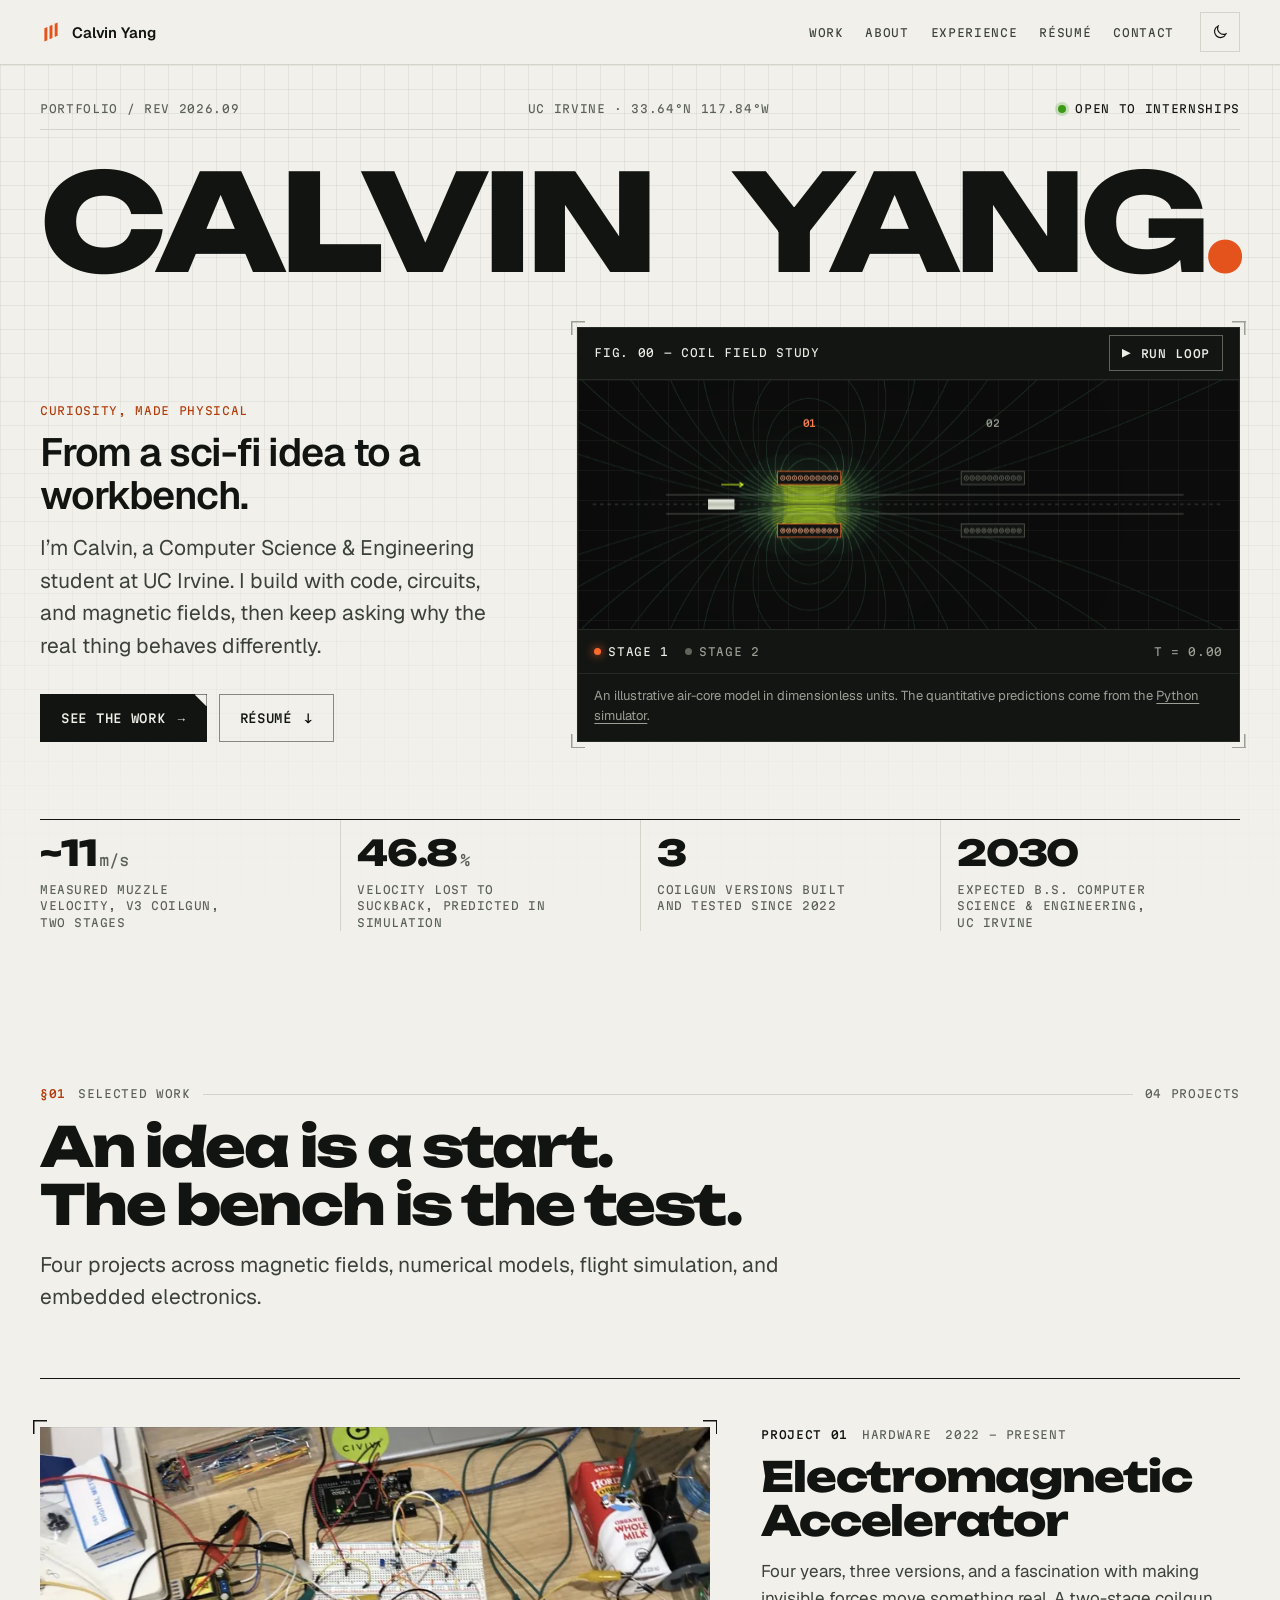
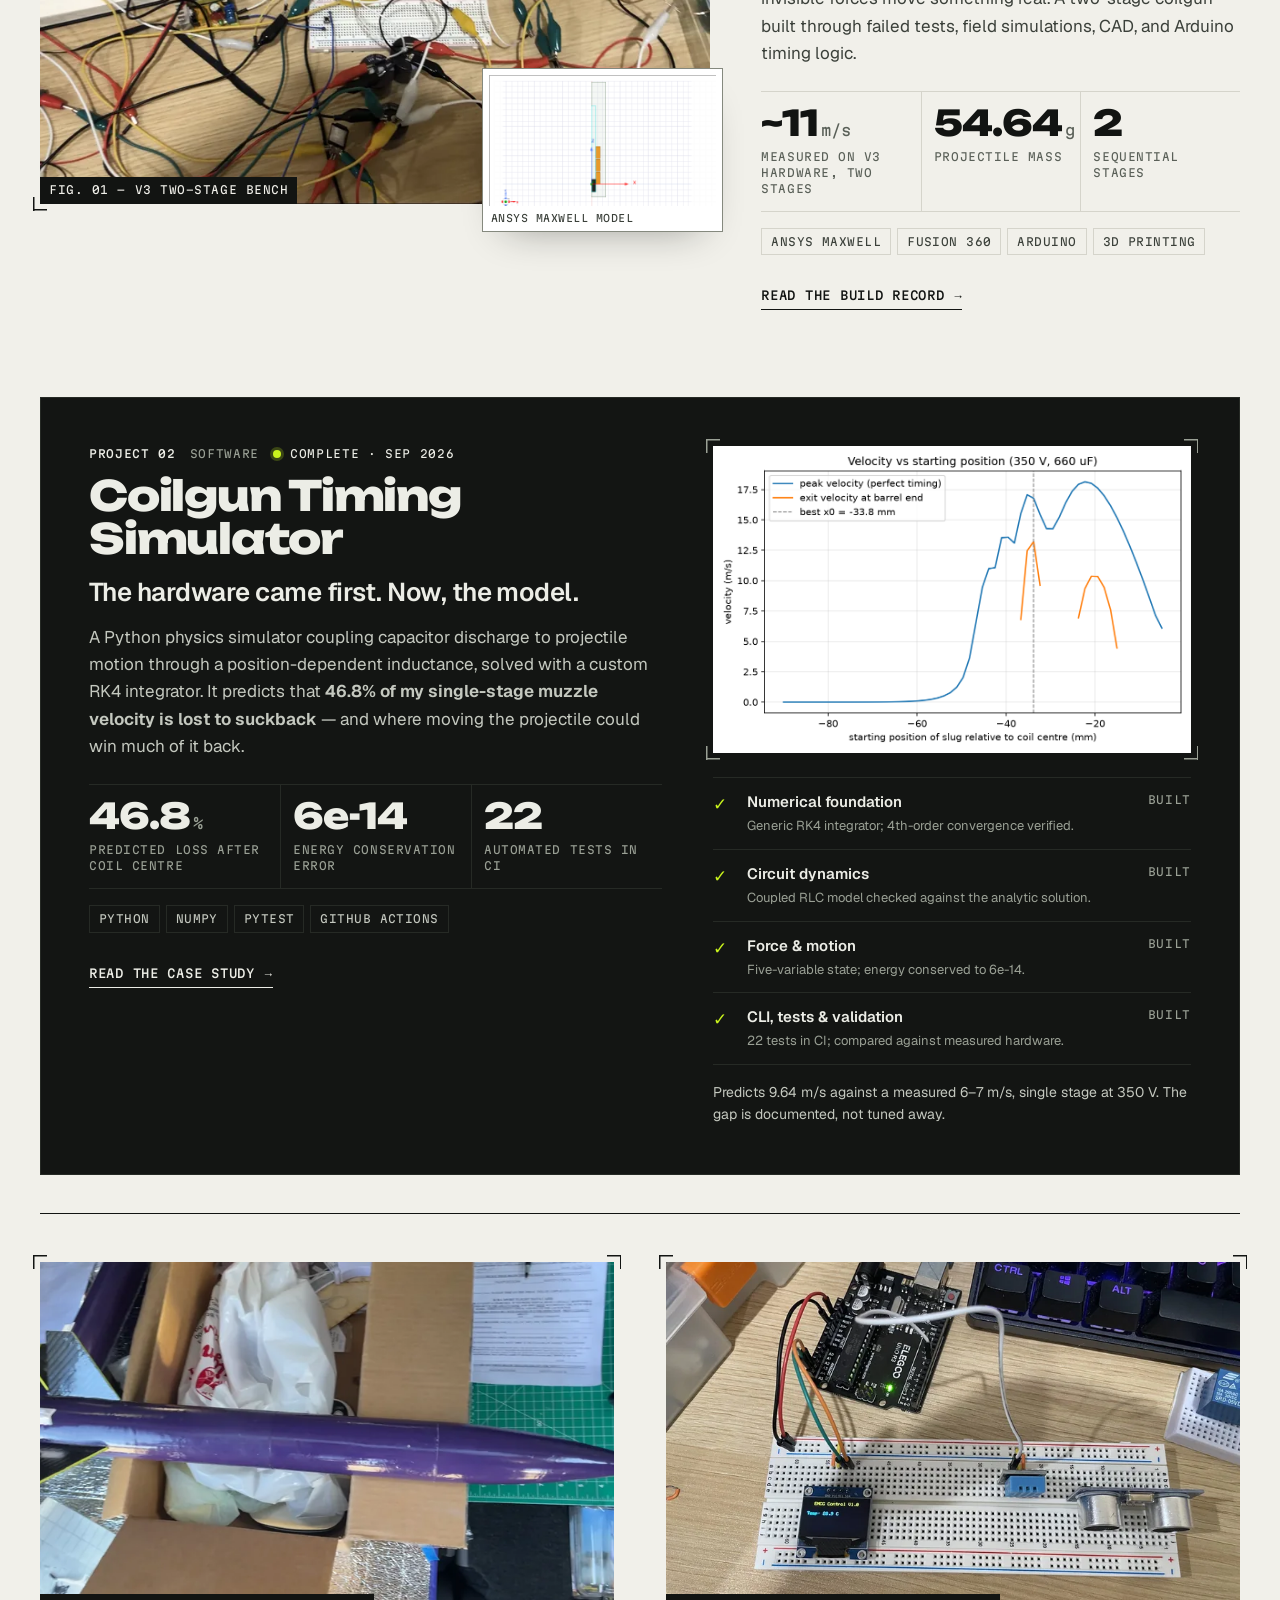
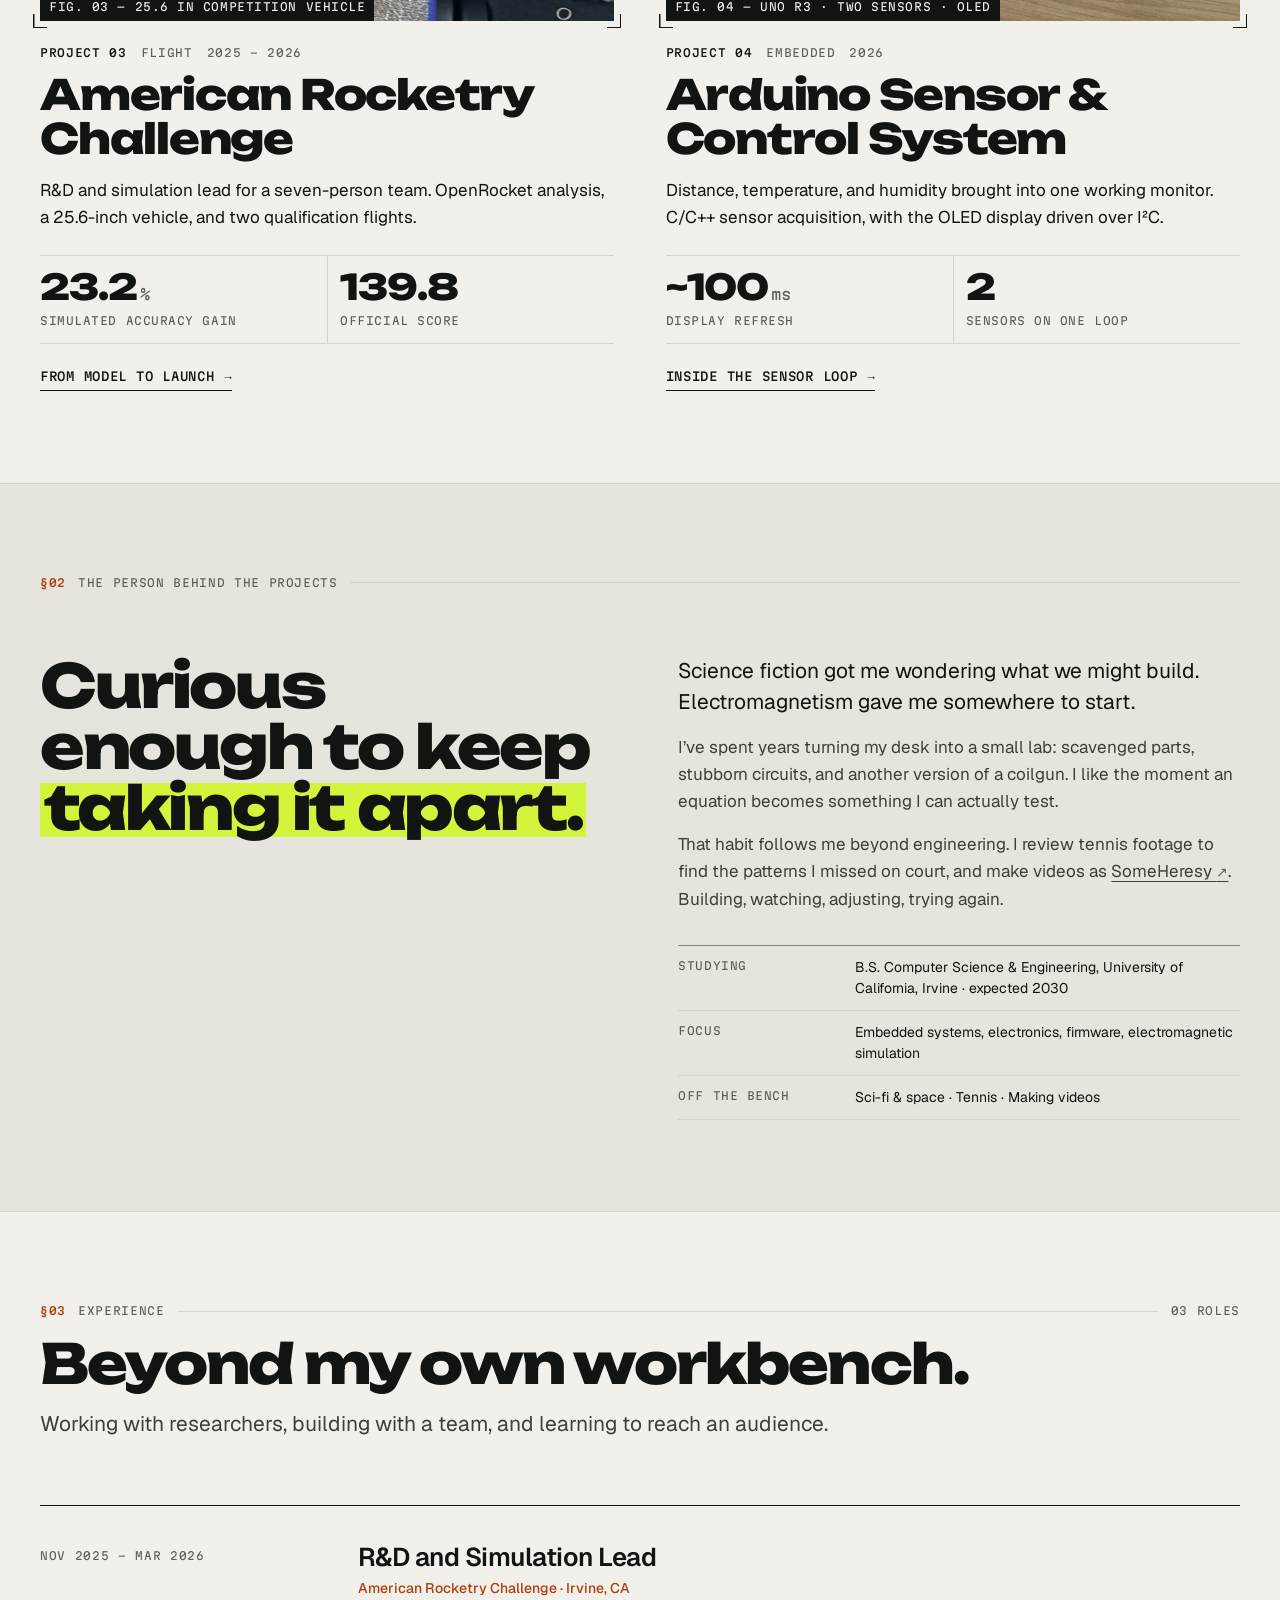
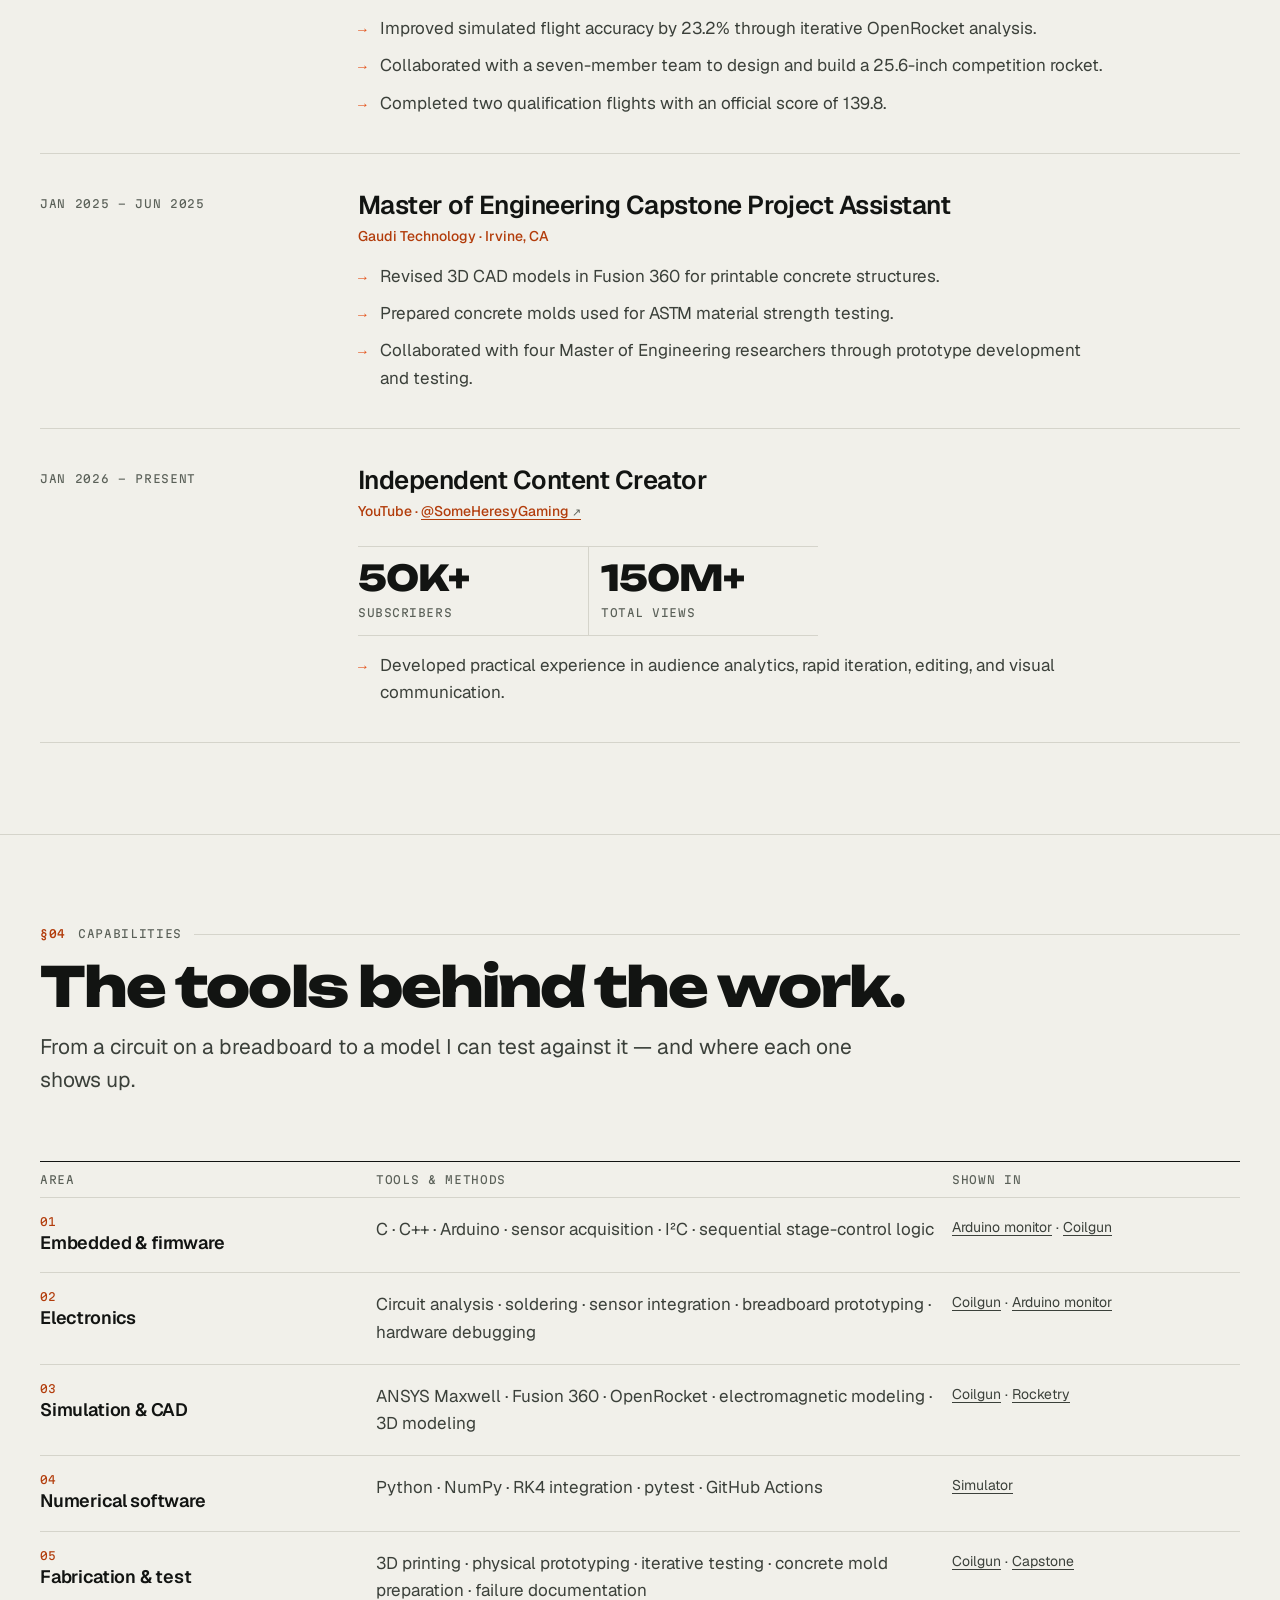
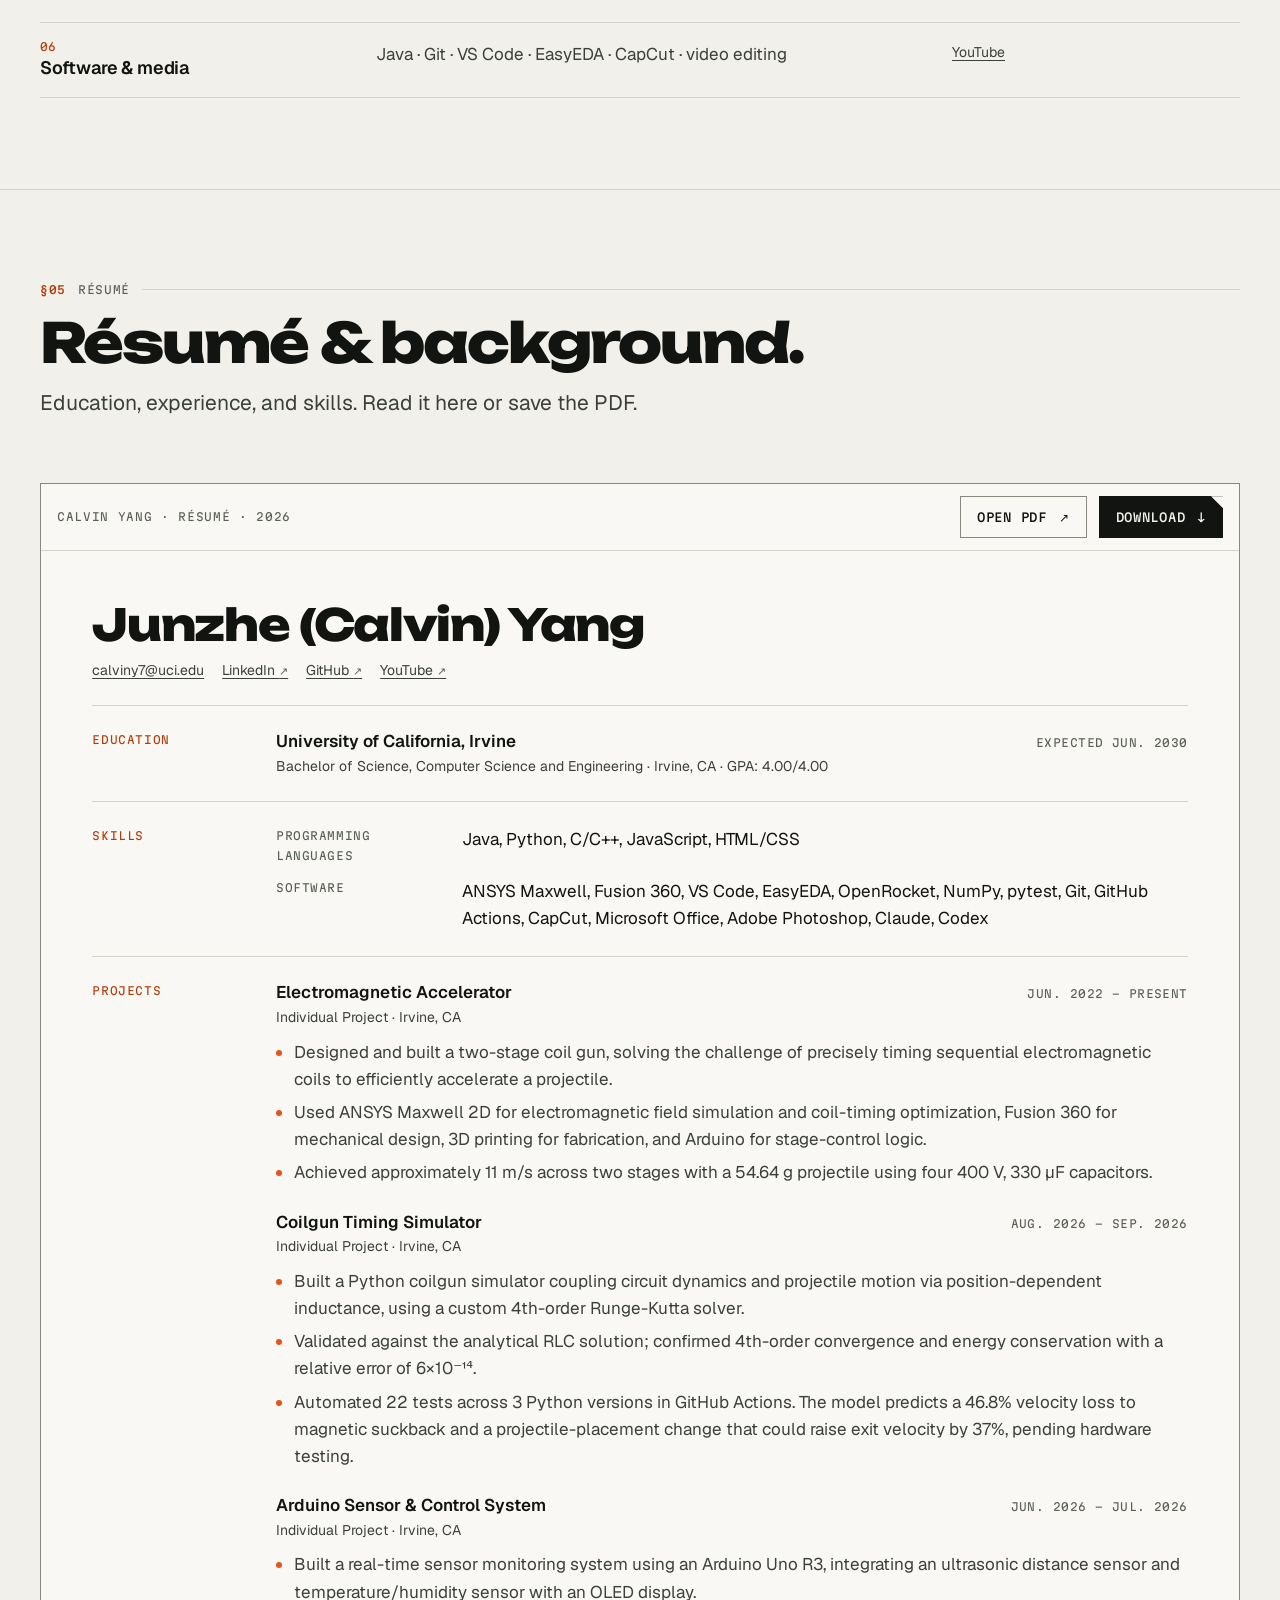
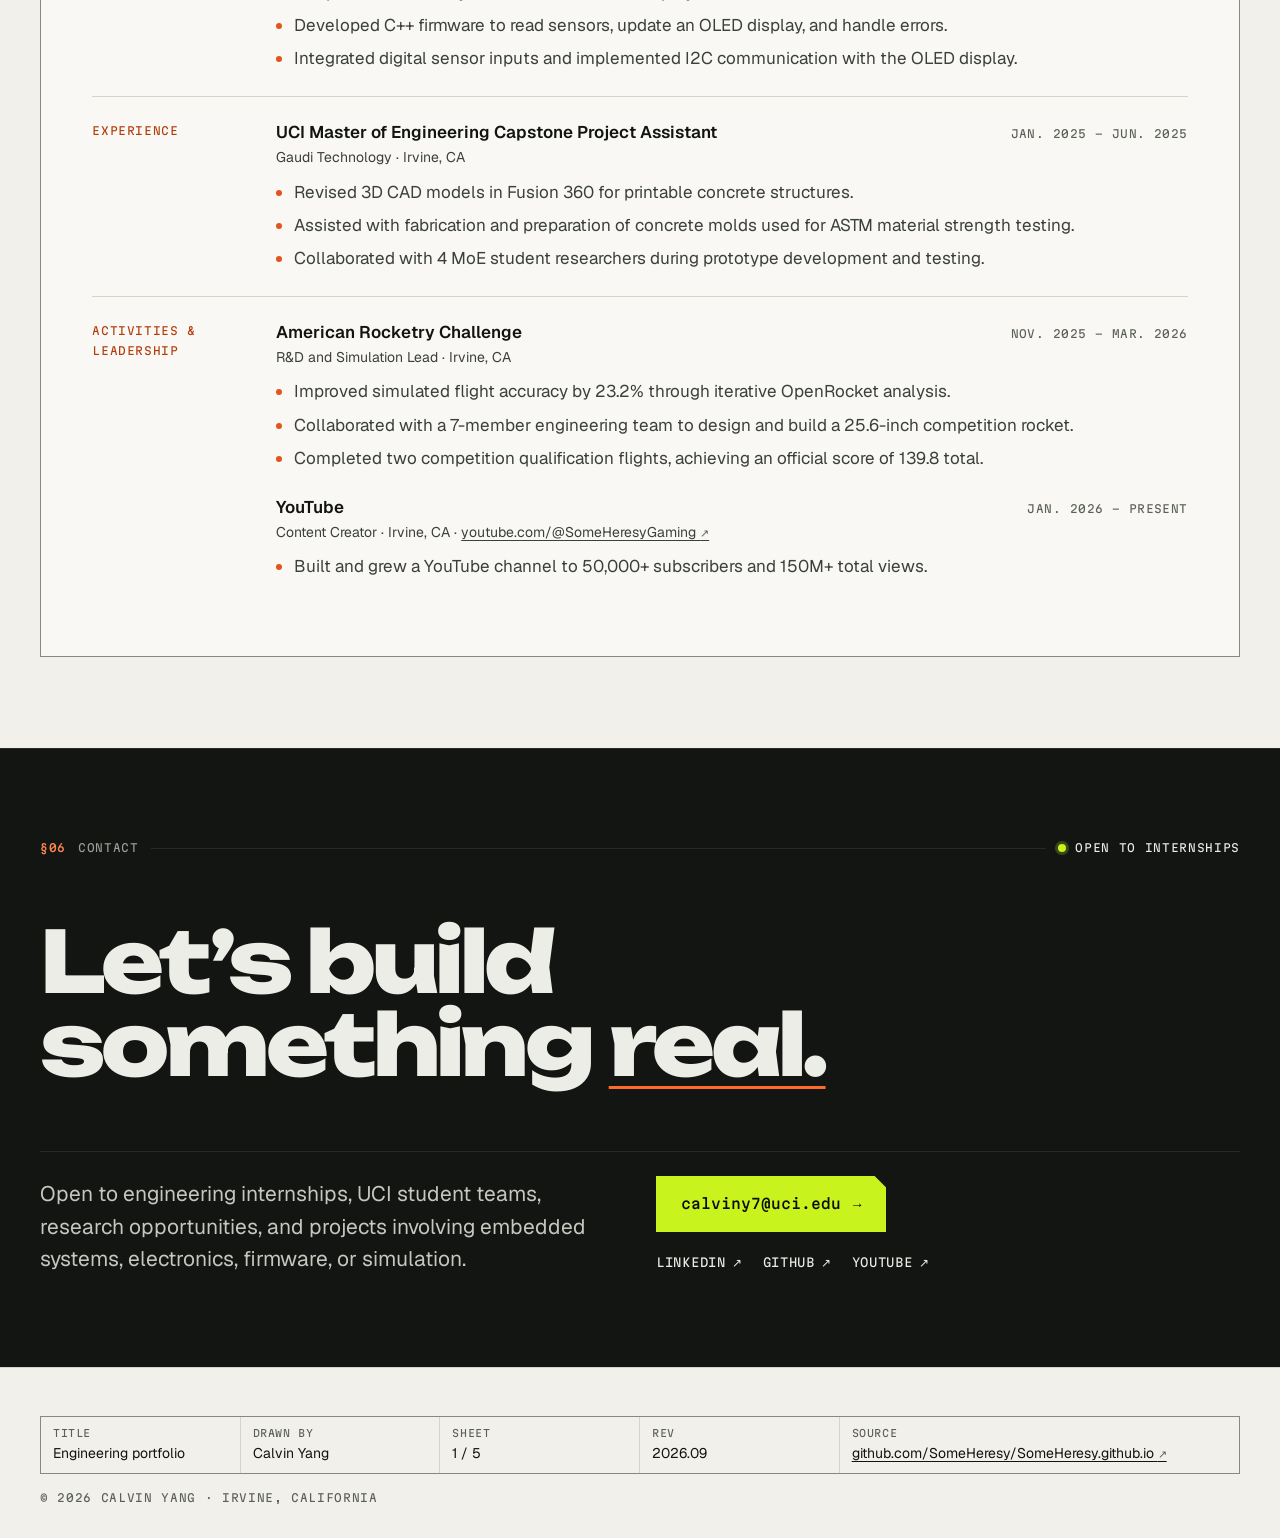
<file: index.html>
<!doctype html>
<html lang="en">
<head>
  <!-- BUILD:head -->
  <meta charset="utf-8">
  <meta name="viewport" content="width=device-width, initial-scale=1">
  <title>Calvin Yang | Embedded Systems &amp; Engineering Portfolio</title>
  <meta name="description" content="Calvin Yang is a Computer Science &amp; Engineering student at UC Irvine building embedded systems, electronics, firmware, electromagnetic hardware, and the simulations that explain them.">
  <meta name="color-scheme" content="light dark">
  <meta name="theme-color" content="#f1f0ea" media="(prefers-color-scheme: light)">
  <meta name="theme-color" content="#0b0c0b" media="(prefers-color-scheme: dark)">
  <link rel="canonical" href="https://someheresy.github.io/">
  <meta property="og:type" content="website">
  <meta property="og:site_name" content="Calvin Yang">
  <meta property="og:title" content="Calvin Yang | Embedded Systems &amp; Engineering Portfolio">
  <meta property="og:description" content="A two-stage coilgun, the physics simulator that explains it, a competition rocket, and embedded firmware — built, measured, and documented.">
  <meta property="og:url" content="https://someheresy.github.io/">
  <meta property="og:image" content="https://someheresy.github.io/assets/social/home.jpg">
  <meta property="og:image:width" content="1200">
  <meta property="og:image:height" content="630">
  <meta property="og:image:alt" content="Calvin Yang — Computer Science &amp; Engineering, UC Irvine. Engineering portfolio.">
  <meta name="twitter:card" content="summary_large_image">
  <link rel="icon" href="favicon.svg" type="image/svg+xml">
  <link rel="apple-touch-icon" href="apple-touch-icon.png">
  <link rel="preload" href="fonts/unbounded-800.woff2" as="font" type="font/woff2" crossorigin>
  <link rel="preload" href="fonts/geist-variable.woff2" as="font" type="font/woff2" crossorigin>
  <link rel="preload" href="fonts/martian-mono-400.woff2" as="font" type="font/woff2" crossorigin>
  <link rel="stylesheet" href="css/site.css?v=175f6655">
  <script src="js/head.js?v=999e1c6e"></script>
  <script type="application/ld+json">
  {
    "@context": "https://schema.org",
    "@type": "Person",
    "name": "Calvin Yang",
    "url": "https://someheresy.github.io/",
    "image": "https://someheresy.github.io/assets/social/home.jpg",
    "email": "mailto:calviny7@uci.edu",
    "jobTitle": "Computer Science & Engineering student",
    "description": "Computer Science & Engineering student building embedded systems, electronics, firmware, CAD, simulation, and electromechanical prototypes.",
    "affiliation": {
      "@type": "CollegeOrUniversity",
      "name": "University of California, Irvine"
    },
    "knowsAbout": [
      "Embedded systems",
      "Electromagnetic simulation",
      "Firmware development",
      "Numerical methods",
      "Electronics prototyping",
      "CAD and 3D printing"
    ],
    "sameAs": [
      "https://github.com/SomeHeresy",
      "https://www.linkedin.com/in/calvinyang07/",
      "https://www.youtube.com/@SomeHeresyGaming"
    ]
  }
  </script>
  <!-- /BUILD:head -->
</head>
<body id="top">
  <!-- BUILD:header -->
  <a class="skip-link" href="#main">Skip to content</a>
  <div class="progress" aria-hidden="true"></div>
  <header class="site-header">
    <div class="wrap site-header__inner">
      <a class="brand" href="#top" aria-label="Calvin Yang, home"><svg class="brand__mark" viewBox="4 1 24 30" aria-hidden="true" focusable="false"><g fill="currentColor"><polygon points="7,11 11,9.22 11,27.22 7,29"/><polygon points="14,7.89 18,6.11 18,24.11 14,25.89"/><polygon points="21,4.77 25,3 25,21 21,22.77"/></g></svg><span class="brand__name">Calvin Yang</span></a>
      <nav class="nav" id="site-nav" aria-label="Primary">
        <ul class="nav__list">
          <li><a class="nav__link" href="#work">Work</a></li>
          <li><a class="nav__link" href="#about">About</a></li>
          <li><a class="nav__link" href="#experience">Experience</a></li>
          <li><a class="nav__link" href="#resume">Résumé</a></li>
          <li><a class="nav__link" href="#contact">Contact</a></li>
        </ul>
      </nav>
      <button class="icon-btn theme-toggle" type="button" data-theme-toggle aria-label="Switch theme"><svg class="icon-moon" viewBox="0 0 24 24" aria-hidden="true" focusable="false" fill="none" stroke="currentColor" stroke-width="1.6"><path d="M20 14.5A8 8 0 0 1 9.5 4a8 8 0 1 0 10.5 10.5Z"/></svg><svg class="icon-sun" viewBox="0 0 24 24" aria-hidden="true" focusable="false" fill="none" stroke="currentColor" stroke-width="1.6"><circle cx="12" cy="12" r="4.2"/><path d="M12 2.5v2.2M12 19.3v2.2M2.5 12h2.2M19.3 12h2.2M5.3 5.3l1.6 1.6M17.1 17.1l1.6 1.6M5.3 18.7l1.6-1.6M17.1 6.9l1.6-1.6"/></svg></button>
      <button class="icon-btn menu-btn" type="button" data-menu-toggle aria-expanded="false" aria-controls="site-nav"><span data-menu-label>Menu</span></button>
    </div>
  </header>
  <!-- /BUILD:header -->

  <main id="main">
    <!-- ================================================================ hero -->
    <section class="hero" aria-labelledby="hero-name">
      <div class="wrap hero__inner">
        <div class="hero__meta label">
          <span data-scramble>Portfolio / Rev 2026.09</span>
          <span class="hero__coords">UC Irvine · 33.64°N 117.84°W</span>
          <span class="status"><span class="led" aria-hidden="true"></span>Open to internships</span>
        </div>

        <h1 class="nameplate" id="hero-name"><span class="nameplate__word">Calvin</span> <span class="nameplate__word">Yang<span class="nameplate__dot">.</span></span></h1>

        <div class="hero__grid">
          <div class="hero__intro">
            <p class="label label--accent">Curiosity, made physical</p>
            <p class="hero__statement">From a sci-fi idea to a workbench.</p>
            <p class="hero__lede">I’m Calvin, a Computer Science &amp; Engineering student at UC Irvine. I build with code, circuits, and magnetic fields, then keep asking why the real thing behaves differently.</p>
            <div class="btn-row">
              <a class="btn btn--primary" href="#work">See the work <span class="btn__icon btn__icon--right" aria-hidden="true">→</span></a>
              <a class="btn" href="#resume">Résumé <span class="btn__icon btn__icon--down" aria-hidden="true">↓</span></a>
            </div>
          </div>

          <figure class="instrument panel frame" aria-labelledby="instrument-title">
            <div class="instrument__bar">
              <span class="label label--ink" id="instrument-title"><span class="instrument__fig">Fig. 00 — </span>Coil field study</span>
              <button class="instrument__btn" type="button" data-coil-toggle aria-pressed="false"><span class="instrument__btn-icon" aria-hidden="true"></span>Run loop</button>
            </div>
            <div class="instrument__stage">
              <canvas id="coil-stage" role="img" aria-label="Two coils energize in sequence as a projectile accelerates through calculated magnetic flux lines. The Run loop button starts and stops the animation."></canvas>
            </div>
            <div class="instrument__foot label" aria-hidden="true">
              <span class="instrument__readouts"><span class="instrument__led" data-coil-led>Stage 1</span><span class="instrument__led" data-coil-led>Stage 2</span></span>
              <span class="instrument__clock" data-coil-clock>t = 0.00</span>
            </div>
            <figcaption class="instrument__note">An illustrative air-core model in dimensionless units. The quantitative predictions come from the <a href="projects/coilgun-simulator.html">Python simulator</a>.</figcaption>
          </figure>
        </div>

        <dl class="facts">
          <div class="fact"><dt>Measured muzzle velocity, V3 coilgun, two stages</dt><dd>~11<span class="unit">m/s</span></dd></div>
          <div class="fact"><dt>Velocity lost to suckback, predicted in simulation</dt><dd>46.8<span class="unit">%</span></dd></div>
          <div class="fact"><dt>Coilgun versions built and tested since 2022</dt><dd>3</dd></div>
          <div class="fact"><dt>Expected B.S. Computer Science &amp; Engineering, UC Irvine</dt><dd>2030</dd></div>
        </dl>
      </div>
    </section>

    <!-- ================================================================ work -->
    <section class="section" id="work" aria-labelledby="work-title">
      <div class="wrap">
        <header class="section-head reveal">
          <p class="section-head__index label"><b>§01</b><span data-scramble>Selected work</span><span class="section-head__rule"></span><span>04 projects</span></p>
          <h2 class="section-title" id="work-title">An idea is a start. The bench is the test.</h2>
          <p class="section-sub">Four projects across magnetic fields, numerical models, flight simulation, and embedded electronics.</p>
        </header>

        <article class="work work--feature reveal" aria-labelledby="ema-title">
          <a class="work__media frame" href="projects/electromagnetic-accelerator.html" tabindex="-1" aria-hidden="true">
            <span class="frame__media" data-project-image="electromagnetic-accelerator"><img src="assets/coilgun/version3/v3-main-setup.webp" srcset="assets/coilgun/version3/v3-main-setup-800.webp 800w, assets/coilgun/version3/v3-main-setup.webp 1125w" sizes="(max-width: 900px) 100vw, 58vw" alt="" width="1125" height="640" loading="lazy"></span>
            <span class="frame__tag">Fig. 01 — V3 two-stage bench</span>
            <span class="work__inset"><img src="assets/coilgun/version3/sim-model-cover.webp" alt="" width="932" height="536" loading="lazy"><span>ANSYS Maxwell model</span></span>
          </a>
          <div class="work__body flow">
            <p class="work__meta label"><b>Project 01</b><span>Hardware</span><span>2022 – present</span></p>
            <h3 class="work__title" id="ema-title" data-project-title="electromagnetic-accelerator"><a href="projects/electromagnetic-accelerator.html">Electromagnetic Accelerator</a></h3>
            <p>Four years, three versions, and a fascination with making invisible forces move something real. A two-stage coilgun built through failed tests, field simulations, CAD, and Arduino timing logic.</p>
            <dl class="readouts">
              <div class="readout"><dt>Measured on V3 hardware, two stages</dt><dd>~11<span class="unit">m/s</span></dd></div>
              <div class="readout"><dt>Projectile mass</dt><dd>54.64<span class="unit">g</span></dd></div>
              <div class="readout"><dt>Sequential stages</dt><dd>2</dd></div>
            </dl>
            <ul class="chips" aria-label="Tools"><li>ANSYS Maxwell</li><li>Fusion 360</li><li>Arduino</li><li>3D printing</li></ul>
            <a class="link-arrow" href="projects/electromagnetic-accelerator.html">Read the build record <span class="link-arrow__icon" aria-hidden="true">→</span></a>
          </div>
        </article>

        <article class="work work--panel panel reveal" aria-labelledby="sim-title">
          <div class="work__body flow">
            <p class="work__meta label"><b>Project 02</b><span>Software</span><span class="status"><span class="led" aria-hidden="true"></span>Complete · Sep 2026</span></p>
            <h3 class="work__title" id="sim-title" data-project-title="coilgun-simulator"><a href="projects/coilgun-simulator.html">Coilgun Timing Simulator</a></h3>
            <p class="work__kicker">The hardware came first. Now, the model.</p>
            <p>A Python physics simulator coupling capacitor discharge to projectile motion through a position-dependent inductance, solved with a custom RK4 integrator. It predicts that <strong>46.8% of my single-stage muzzle velocity is lost to suckback</strong> — and where moving the projectile could win much of it back.</p>
            <dl class="readouts">
              <div class="readout"><dt>Predicted loss after coil centre</dt><dd>46.8<span class="unit">%</span></dd></div>
              <div class="readout"><dt>Energy conservation error</dt><dd>6e-14</dd></div>
              <div class="readout"><dt>Automated tests in CI</dt><dd>22</dd></div>
            </dl>
            <ul class="chips" aria-label="Tools"><li>Python</li><li>NumPy</li><li>pytest</li><li>GitHub Actions</li></ul>
            <a class="link-arrow" href="projects/coilgun-simulator.html">Read the case study <span class="link-arrow__icon" aria-hidden="true">→</span></a>
          </div>
          <div class="work__aside">
            <a class="frame" href="projects/coilgun-simulator.html" tabindex="-1" aria-hidden="true">
              <span class="frame__media plate" data-project-image="coilgun-simulator"><img src="assets/coilgun-simulator/velocity-vs-start-position.webp" alt="" width="1050" height="675" loading="lazy"></span>
            </a>
            <ol class="checklist" aria-label="Build log">
              <li><span class="checklist__tick" aria-hidden="true">✓</span><div><strong>Numerical foundation</strong><p>Generic RK4 integrator; 4th-order convergence verified.</p></div><span class="checklist__state label">Built</span></li>
              <li><span class="checklist__tick" aria-hidden="true">✓</span><div><strong>Circuit dynamics</strong><p>Coupled RLC model checked against the analytic solution.</p></div><span class="checklist__state label">Built</span></li>
              <li><span class="checklist__tick" aria-hidden="true">✓</span><div><strong>Force &amp; motion</strong><p>Five-variable state; energy conserved to 6e-14.</p></div><span class="checklist__state label">Built</span></li>
              <li><span class="checklist__tick" aria-hidden="true">✓</span><div><strong>CLI, tests &amp; validation</strong><p>22 tests in CI; compared against measured hardware.</p></div><span class="checklist__state label">Built</span></li>
            </ol>
            <p class="work__foot">Predicts 9.64 m/s against a measured 6–7 m/s, single stage at 350 V. The gap is documented, not tuned away.</p>
          </div>
        </article>

        <div class="work-grid">
          <article class="work-card flow reveal" aria-labelledby="arc-title">
            <a class="frame" href="projects/american-rocketry-challenge.html" tabindex="-1" aria-hidden="true">
              <span class="frame__media" data-project-image="american-rocketry-challenge"><img src="assets/arc/rocket-body-landscape-800.webp" srcset="assets/arc/rocket-body-landscape-800.webp 800w, assets/arc/rocket-body-landscape.webp 1438w" sizes="(max-width: 900px) 100vw, 46vw" alt="" width="1438" height="806" loading="lazy"></span>
              <span class="frame__tag">Fig. 03 — 25.6 in competition vehicle</span>
            </a>
            <p class="work__meta label"><b>Project 03</b><span>Flight</span><span>2025 – 2026</span></p>
            <h3 class="work__title" id="arc-title" data-project-title="american-rocketry-challenge"><a href="projects/american-rocketry-challenge.html">American Rocketry Challenge</a></h3>
            <p>R&amp;D and simulation lead for a seven-person team. OpenRocket analysis, a 25.6-inch vehicle, and two qualification flights.</p>
            <dl class="readouts">
              <div class="readout"><dt>Simulated accuracy gain</dt><dd>23.2<span class="unit">%</span></dd></div>
              <div class="readout"><dt>Official score</dt><dd>139.8</dd></div>
            </dl>
            <a class="link-arrow" href="projects/american-rocketry-challenge.html">From model to launch <span class="link-arrow__icon" aria-hidden="true">→</span></a>
          </article>

          <article class="work-card flow reveal" aria-labelledby="ard-title">
            <a class="frame" href="projects/arduino-sensor-control.html" tabindex="-1" aria-hidden="true">
              <span class="frame__media" data-project-image="arduino-sensor-control"><img src="assets/arduino/full-setup-800.webp" srcset="assets/arduino/full-setup-800.webp 800w, assets/arduino/full-setup.webp 1600w" sizes="(max-width: 900px) 100vw, 46vw" alt="" width="1600" height="1200" loading="lazy"></span>
              <span class="frame__tag">Fig. 04 — Uno R3 · two sensors · OLED</span>
            </a>
            <p class="work__meta label"><b>Project 04</b><span>Embedded</span><span>2026</span></p>
            <h3 class="work__title" id="ard-title" data-project-title="arduino-sensor-control"><a href="projects/arduino-sensor-control.html">Arduino Sensor &amp; Control System</a></h3>
            <p>Distance, temperature, and humidity brought into one working monitor. C/C++ sensor acquisition, with the OLED display driven over I²C.</p>
            <dl class="readouts">
              <div class="readout"><dt>Display refresh</dt><dd>~100<span class="unit">ms</span></dd></div>
              <div class="readout"><dt>Sensors on one loop</dt><dd>2</dd></div>
            </dl>
            <a class="link-arrow" href="projects/arduino-sensor-control.html">Inside the sensor loop <span class="link-arrow__icon" aria-hidden="true">→</span></a>
          </article>
        </div>
      </div>
    </section>

    <!-- =============================================================== about -->
    <section class="section section--sunken" id="about" aria-labelledby="about-title">
      <div class="wrap">
        <header class="section-head reveal">
          <p class="section-head__index label"><b>§02</b><span data-scramble>The person behind the projects</span><span class="section-head__rule"></span></p>
        </header>
        <div class="about">
          <h2 class="about__title reveal" id="about-title">Curious enough to keep <span class="mark">taking it apart.</span></h2>
          <div class="about__copy flow reveal">
            <p>Science fiction got me wondering what we might build. Electromagnetism gave me somewhere to start.</p>
            <p>I’ve spent years turning my desk into a small lab: scavenged parts, stubborn circuits, and another version of a coilgun. I like the moment an equation becomes something I can actually test.</p>
            <p>That habit follows me beyond engineering. I review tennis footage to find the patterns I missed on court, and make videos as <a href="https://www.youtube.com/@SomeHeresyGaming" target="_blank" rel="noopener noreferrer">SomeHeresy <span class="ext" aria-hidden="true">↗</span><span class="sr-only"> (opens in a new tab)</span></a>. Building, watching, adjusting, trying again.</p>
            <dl class="spec">
              <div><dt>Studying</dt><dd>B.S. Computer Science &amp; Engineering, University of California, Irvine · expected 2030</dd></div>
              <div><dt>Focus</dt><dd>Embedded systems, electronics, firmware, electromagnetic simulation</dd></div>
              <div><dt>Off the bench</dt><dd>Sci-fi &amp; space · Tennis · Making videos</dd></div>
            </dl>
          </div>
        </div>
      </div>
    </section>

    <!-- ========================================================== experience -->
    <section class="section" id="experience" aria-labelledby="experience-title">
      <div class="wrap">
        <header class="section-head reveal">
          <p class="section-head__index label"><b>§03</b><span data-scramble>Experience</span><span class="section-head__rule"></span><span>03 roles</span></p>
          <h2 class="section-title" id="experience-title">Beyond my own workbench.</h2>
          <p class="section-sub">Working with researchers, building with a team, and learning to reach an audience.</p>
        </header>
        <ol class="timeline">
          <li class="timeline__item reveal">
            <p class="timeline__when label"><time datetime="2025-11">Nov 2025</time> – <time datetime="2026-03">Mar 2026</time></p>
            <div>
              <h3 class="timeline__title">R&amp;D and Simulation Lead</h3>
              <p class="timeline__org">American Rocketry Challenge · Irvine, CA</p>
              <ul class="ticks">
                <li>Improved simulated flight accuracy by 23.2% through iterative OpenRocket analysis.</li>
                <li>Collaborated with a seven-member team to design and build a 25.6-inch competition rocket.</li>
                <li>Completed two qualification flights with an official score of 139.8.</li>
              </ul>
            </div>
          </li>
          <li class="timeline__item reveal">
            <p class="timeline__when label"><time datetime="2025-01">Jan 2025</time> – <time datetime="2025-06">Jun 2025</time></p>
            <div>
              <h3 class="timeline__title">Master of Engineering Capstone Project Assistant</h3>
              <p class="timeline__org">Gaudi Technology · Irvine, CA</p>
              <ul class="ticks">
                <li>Revised 3D CAD models in Fusion 360 for printable concrete structures.</li>
                <li>Prepared concrete molds used for ASTM material strength testing.</li>
                <li>Collaborated with four Master of Engineering researchers through prototype development and testing.</li>
              </ul>
            </div>
          </li>
          <li class="timeline__item reveal">
            <p class="timeline__when label"><time datetime="2026-01">Jan 2026</time> – Present</p>
            <div>
              <h3 class="timeline__title">Independent Content Creator</h3>
              <p class="timeline__org">YouTube · <a href="https://www.youtube.com/@SomeHeresyGaming" target="_blank" rel="noopener noreferrer">@SomeHeresyGaming <span class="ext" aria-hidden="true">↗</span><span class="sr-only"> (opens in a new tab)</span></a></p>
              <dl class="readouts">
                <div class="readout"><dt>Subscribers</dt><dd>50K+</dd></div>
                <div class="readout"><dt>Total views</dt><dd>150M+</dd></div>
              </dl>
              <ul class="ticks">
                <li>Developed practical experience in audience analytics, rapid iteration, editing, and visual communication.</li>
              </ul>
            </div>
          </li>
        </ol>
      </div>
    </section>

    <!-- ======================================================== capabilities -->
    <section class="section" id="capabilities" aria-labelledby="capabilities-title">
      <div class="wrap">
        <header class="section-head reveal">
          <p class="section-head__index label"><b>§04</b><span data-scramble>Capabilities</span><span class="section-head__rule"></span></p>
          <h2 class="section-title" id="capabilities-title">The tools behind the work.</h2>
          <p class="section-sub">From a circuit on a breadboard to a model I can test against it — and where each one shows up.</p>
        </header>
        <table class="caps reveal">
          <caption class="sr-only">Capabilities, the tools and methods involved, and the projects that show them</caption>
          <thead>
            <tr><th scope="col">Area</th><th scope="col">Tools &amp; methods</th><th scope="col">Shown in</th></tr>
          </thead>
          <tbody>
            <tr>
              <th scope="row"><span class="caps__num">01</span>Embedded &amp; firmware</th>
              <td>C · C++ · Arduino · sensor acquisition · I²C · sequential stage-control logic</td>
              <td><a href="projects/arduino-sensor-control.html">Arduino monitor</a> · <a href="projects/electromagnetic-accelerator.html">Coilgun</a></td>
            </tr>
            <tr>
              <th scope="row"><span class="caps__num">02</span>Electronics</th>
              <td>Circuit analysis · soldering · sensor integration · breadboard prototyping · hardware debugging</td>
              <td><a href="projects/electromagnetic-accelerator.html">Coilgun</a> · <a href="projects/arduino-sensor-control.html">Arduino monitor</a></td>
            </tr>
            <tr>
              <th scope="row"><span class="caps__num">03</span>Simulation &amp; CAD</th>
              <td>ANSYS Maxwell · Fusion 360 · OpenRocket · electromagnetic modeling · 3D modeling</td>
              <td><a href="projects/electromagnetic-accelerator.html">Coilgun</a> · <a href="projects/american-rocketry-challenge.html">Rocketry</a></td>
            </tr>
            <tr>
              <th scope="row"><span class="caps__num">04</span>Numerical software</th>
              <td>Python · NumPy · RK4 integration · pytest · GitHub Actions</td>
              <td><a href="projects/coilgun-simulator.html">Simulator</a></td>
            </tr>
            <tr>
              <th scope="row"><span class="caps__num">05</span>Fabrication &amp; test</th>
              <td>3D printing · physical prototyping · iterative testing · concrete mold preparation · failure documentation</td>
              <td><a href="projects/electromagnetic-accelerator.html">Coilgun</a> · <a href="#experience">Capstone</a></td>
            </tr>
            <tr>
              <th scope="row"><span class="caps__num">06</span>Software &amp; media</th>
              <td>Java · Git · VS Code · EasyEDA · CapCut · video editing</td>
              <td><a href="#experience">YouTube</a></td>
            </tr>
          </tbody>
        </table>
      </div>
    </section>

    <!-- ============================================================== résumé -->
    <section class="section" id="resume" aria-labelledby="resume-title">
      <div class="wrap">
        <header class="section-head reveal">
          <p class="section-head__index label"><b>§05</b><span data-scramble>Résumé</span><span class="section-head__rule"></span></p>
          <h2 class="section-title" id="resume-title">Résumé &amp; background.</h2>
          <p class="section-sub">Education, experience, and skills. Read it here or save the PDF.</p>
        </header>
        <div class="resume-shell reveal">
          <div class="resume-bar">
            <p class="label">Calvin Yang · Résumé · 2026</p>
            <div class="btn-row">
              <a class="btn" href="resume/CalvinYangResume.pdf" target="_blank" rel="noopener">Open PDF <span class="btn__icon btn__icon--up-right" aria-hidden="true">↗</span><span class="sr-only"> (opens in a new tab)</span></a>
              <a class="btn btn--primary" href="resume/CalvinYangResume.pdf" download="CalvinYangResume2026Engineering.pdf">Download <span class="btn__icon btn__icon--down" aria-hidden="true">↓</span></a>
            </div>
          </div>

          <!-- RESUME:AUTO START - generated by tools/sync_resume.py, do not edit by hand -->
        <article class="resume-doc">
          <div class="resume-doc-head">
            <h3>Junzhe (Calvin) Yang</h3>
            <ul class="resume-contact">
              <li><a href="mailto:calviny7@uci.edu">calviny7@uci.edu</a></li>
              <li><a href="https://www.linkedin.com/in/calvinyang07/" target="_blank" rel="noopener noreferrer">LinkedIn <span class="ext" aria-hidden="true">↗</span><span class="sr-only"> (opens in a new tab)</span></a></li>
              <li><a href="https://github.com/SomeHeresy" target="_blank" rel="noopener noreferrer">GitHub <span class="ext" aria-hidden="true">↗</span><span class="sr-only"> (opens in a new tab)</span></a></li>
              <li><a href="https://www.youtube.com/@SomeHeresyGaming" target="_blank" rel="noopener noreferrer">YouTube <span class="ext" aria-hidden="true">↗</span><span class="sr-only"> (opens in a new tab)</span></a></li>
            </ul>
          </div>

          <div class="resume-block">
            <h4>Education</h4>
            <div>
              <div class="resume-entry">
                <div class="resume-entry-head"><h5>University of California, Irvine</h5><span class="resume-when">Expected Jun. 2030</span></div>
                <p class="resume-where">Bachelor of Science, Computer Science and Engineering · Irvine, CA · GPA: 4.00/4.00</p>
              </div>
            </div>
          </div>

          <div class="resume-block">
            <h4>Skills</h4>
            <div>
              <dl class="resume-skills">
                <div><dt>Programming Languages</dt><dd>Java, Python, C/C++, JavaScript, HTML/CSS</dd></div>
                <div><dt>Software</dt><dd>ANSYS Maxwell, Fusion 360, VS Code, EasyEDA, OpenRocket, NumPy, pytest, Git, GitHub Actions, CapCut, Microsoft Office, Adobe Photoshop, Claude, Codex</dd></div>
              </dl>
            </div>
          </div>

          <div class="resume-block">
            <h4>Projects</h4>
            <div>
              <div class="resume-entry">
                <div class="resume-entry-head"><h5>Electromagnetic Accelerator</h5><span class="resume-when">Jun. 2022 – Present</span></div>
                <p class="resume-where">Individual Project · Irvine, CA</p>
                <ul>
                  <li>Designed and built a two-stage coil gun, solving the challenge of precisely timing sequential electromagnetic coils to efficiently accelerate a projectile.</li>
                  <li>Used ANSYS Maxwell 2D for electromagnetic field simulation and coil-timing optimization, Fusion 360 for mechanical design, 3D printing for fabrication, and Arduino for stage-control logic.</li>
                  <li>Achieved approximately 11 m/s across two stages with a 54.64 g projectile using four 400 V, 330 µF capacitors.</li>
                </ul>
              </div>
              <div class="resume-entry">
                <div class="resume-entry-head"><h5>Coilgun Timing Simulator</h5><span class="resume-when">Aug. 2026 – Sep. 2026</span></div>
                <p class="resume-where">Individual Project · Irvine, CA</p>
                <ul>
                  <li>Built a Python coilgun simulator coupling circuit dynamics and projectile motion via position-dependent inductance, using a custom 4th-order Runge-Kutta solver.</li>
                  <li>Validated against the analytical RLC solution; confirmed 4th-order convergence and energy conservation with a relative error of 6×10⁻¹⁴.</li>
                  <li>Automated 22 tests across 3 Python versions in GitHub Actions. The model predicts a 46.8% velocity loss to magnetic suckback and a projectile-placement change that could raise exit velocity by 37%, pending hardware testing.</li>
                </ul>
              </div>
              <div class="resume-entry">
                <div class="resume-entry-head"><h5>Arduino Sensor &amp; Control System</h5><span class="resume-when">Jun. 2026 – Jul. 2026</span></div>
                <p class="resume-where">Individual Project · Irvine, CA</p>
                <ul>
                  <li>Built a real-time sensor monitoring system using an Arduino Uno R3, integrating an ultrasonic distance sensor and temperature/humidity sensor with an OLED display.</li>
                  <li>Developed C++ firmware to read sensors, update an OLED display, and handle errors.</li>
                  <li>Integrated digital sensor inputs and implemented I2C communication with the OLED display.</li>
                </ul>
              </div>
            </div>
          </div>

          <div class="resume-block">
            <h4>Experience</h4>
            <div>
              <div class="resume-entry">
                <div class="resume-entry-head"><h5>UCI Master of Engineering Capstone Project Assistant</h5><span class="resume-when">Jan. 2025 – Jun. 2025</span></div>
                <p class="resume-where">Gaudi Technology · Irvine, CA</p>
                <ul>
                  <li>Revised 3D CAD models in Fusion 360 for printable concrete structures.</li>
                  <li>Assisted with fabrication and preparation of concrete molds used for ASTM material strength testing.</li>
                  <li>Collaborated with 4 MoE student researchers during prototype development and testing.</li>
                </ul>
              </div>
            </div>
          </div>

          <div class="resume-block">
            <h4>Activities &amp; leadership</h4>
            <div>
              <div class="resume-entry">
                <div class="resume-entry-head"><h5>American Rocketry Challenge</h5><span class="resume-when">Nov. 2025 – Mar. 2026</span></div>
                <p class="resume-where">R&amp;D and Simulation Lead · Irvine, CA</p>
                <ul>
                  <li>Improved simulated flight accuracy by 23.2% through iterative OpenRocket analysis.</li>
                  <li>Collaborated with a 7-member engineering team to design and build a 25.6-inch competition rocket.</li>
                  <li>Completed two competition qualification flights, achieving an official score of 139.8 total.</li>
                </ul>
              </div>
              <div class="resume-entry">
                <div class="resume-entry-head"><h5>YouTube</h5><span class="resume-when">Jan. 2026 – Present</span></div>
                <p class="resume-where">Content Creator · Irvine, CA · <a href="https://www.youtube.com/@SomeHeresyGaming" target="_blank" rel="noopener noreferrer">youtube.com/@SomeHeresyGaming <span class="ext" aria-hidden="true">↗</span><span class="sr-only"> (opens in a new tab)</span></a></p>
                <ul>
                  <li>Built and grew a YouTube channel to 50,000+ subscribers and 150M+ total views.</li>
                </ul>
              </div>
            </div>
          </div>
        </article>
        <!-- RESUME:AUTO END -->
        </div>
      </div>
    </section>

    <!-- ============================================================= contact -->
    <section class="section panel" id="contact" aria-labelledby="contact-title">
      <div class="wrap contact">
        <header class="section-head reveal">
          <p class="section-head__index label"><b>§06</b><span data-scramble>Contact</span><span class="section-head__rule"></span><span class="status"><span class="led" aria-hidden="true"></span>Open to internships</span></p>
        </header>
        <h2 class="contact__title reveal" id="contact-title">Let’s build something <a href="mailto:calviny7@uci.edu">real.</a></h2>
        <div class="contact__grid reveal">
          <p class="contact__text">Open to engineering internships, UCI student teams, research opportunities, and projects involving embedded systems, electronics, firmware, or simulation.</p>
          <div class="contact__actions">
            <a class="btn btn--primary btn--lg btn--email" href="mailto:calviny7@uci.edu">calviny7@uci.edu <span class="btn__icon btn__icon--right" aria-hidden="true">→</span></a>
            <ul class="contact__links">
              <li><a href="https://www.linkedin.com/in/calvinyang07/" target="_blank" rel="noopener noreferrer">LinkedIn <span aria-hidden="true">↗</span><span class="sr-only"> (opens in a new tab)</span></a></li>
              <li><a href="https://github.com/SomeHeresy" target="_blank" rel="noopener noreferrer">GitHub <span aria-hidden="true">↗</span><span class="sr-only"> (opens in a new tab)</span></a></li>
              <li><a href="https://www.youtube.com/@SomeHeresyGaming" target="_blank" rel="noopener noreferrer">YouTube <span aria-hidden="true">↗</span><span class="sr-only"> (opens in a new tab)</span></a></li>
            </ul>
          </div>
        </div>
      </div>
    </section>
  </main>

  <!-- BUILD:footer -->
  <footer class="site-footer">
    <div class="wrap">
      <dl class="title-block">
        <div><dt>Title</dt><dd>Engineering portfolio</dd></div>
        <div><dt>Drawn by</dt><dd>Calvin Yang</dd></div>
        <div><dt>Sheet</dt><dd>1 / 5</dd></div>
        <div><dt>Rev</dt><dd>2026.09</dd></div>
        <div class="title-block__wide"><dt>Source</dt><dd><a href="https://github.com/SomeHeresy/SomeHeresy.github.io" target="_blank" rel="noopener noreferrer">github.com/SomeHeresy/SomeHeresy.github.io <span class="ext" aria-hidden="true">↗</span><span class="sr-only"> (opens in a new tab)</span></a></dd></div>
      </dl>
      <p class="site-footer__note label">© <span data-year>2026</span> Calvin Yang · Irvine, California</p>
    </div>
  </footer>
  <script src="js/site.js?v=5edd7288" defer></script>
  <script src="js/coil-field-model.js?v=d05635d9" defer></script>
  <script src="js/coil-animation.js?v=020efa69" defer></script>
  <!-- /BUILD:footer -->
</body>
</html>
</file>
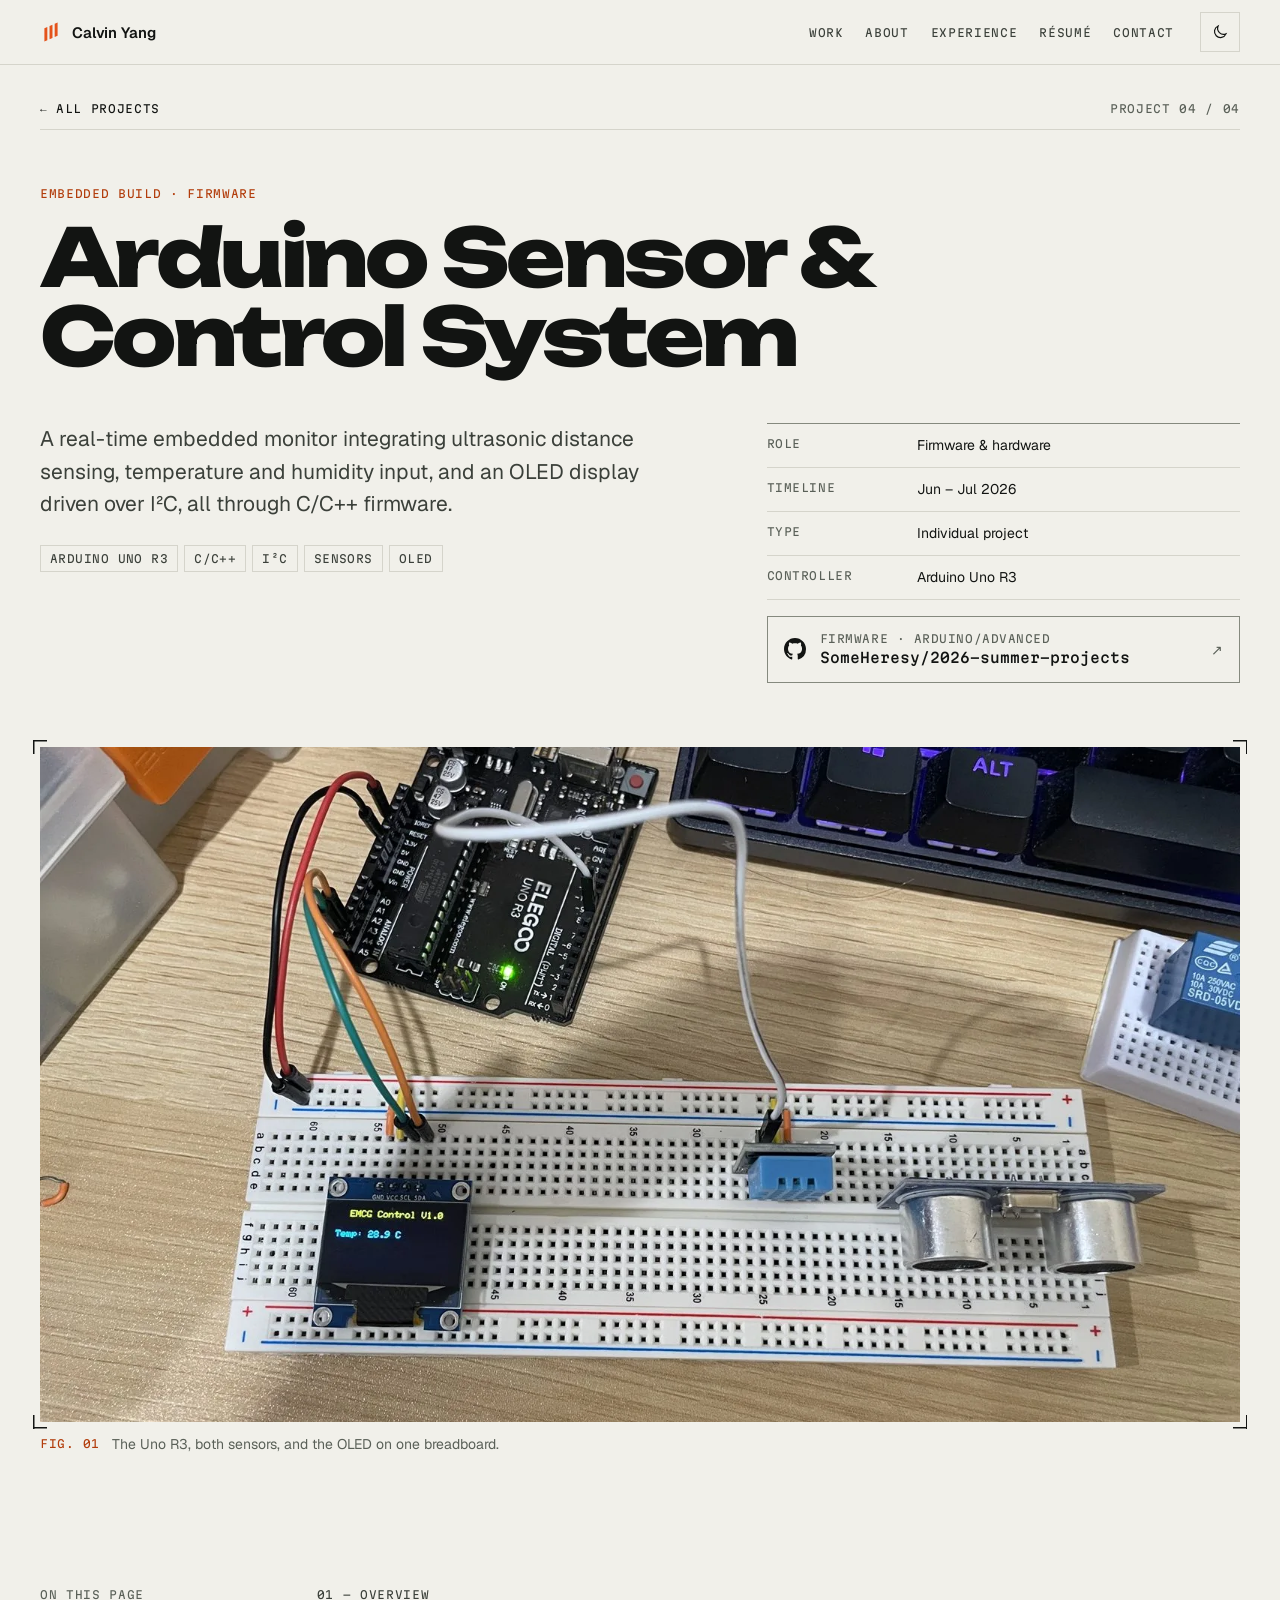
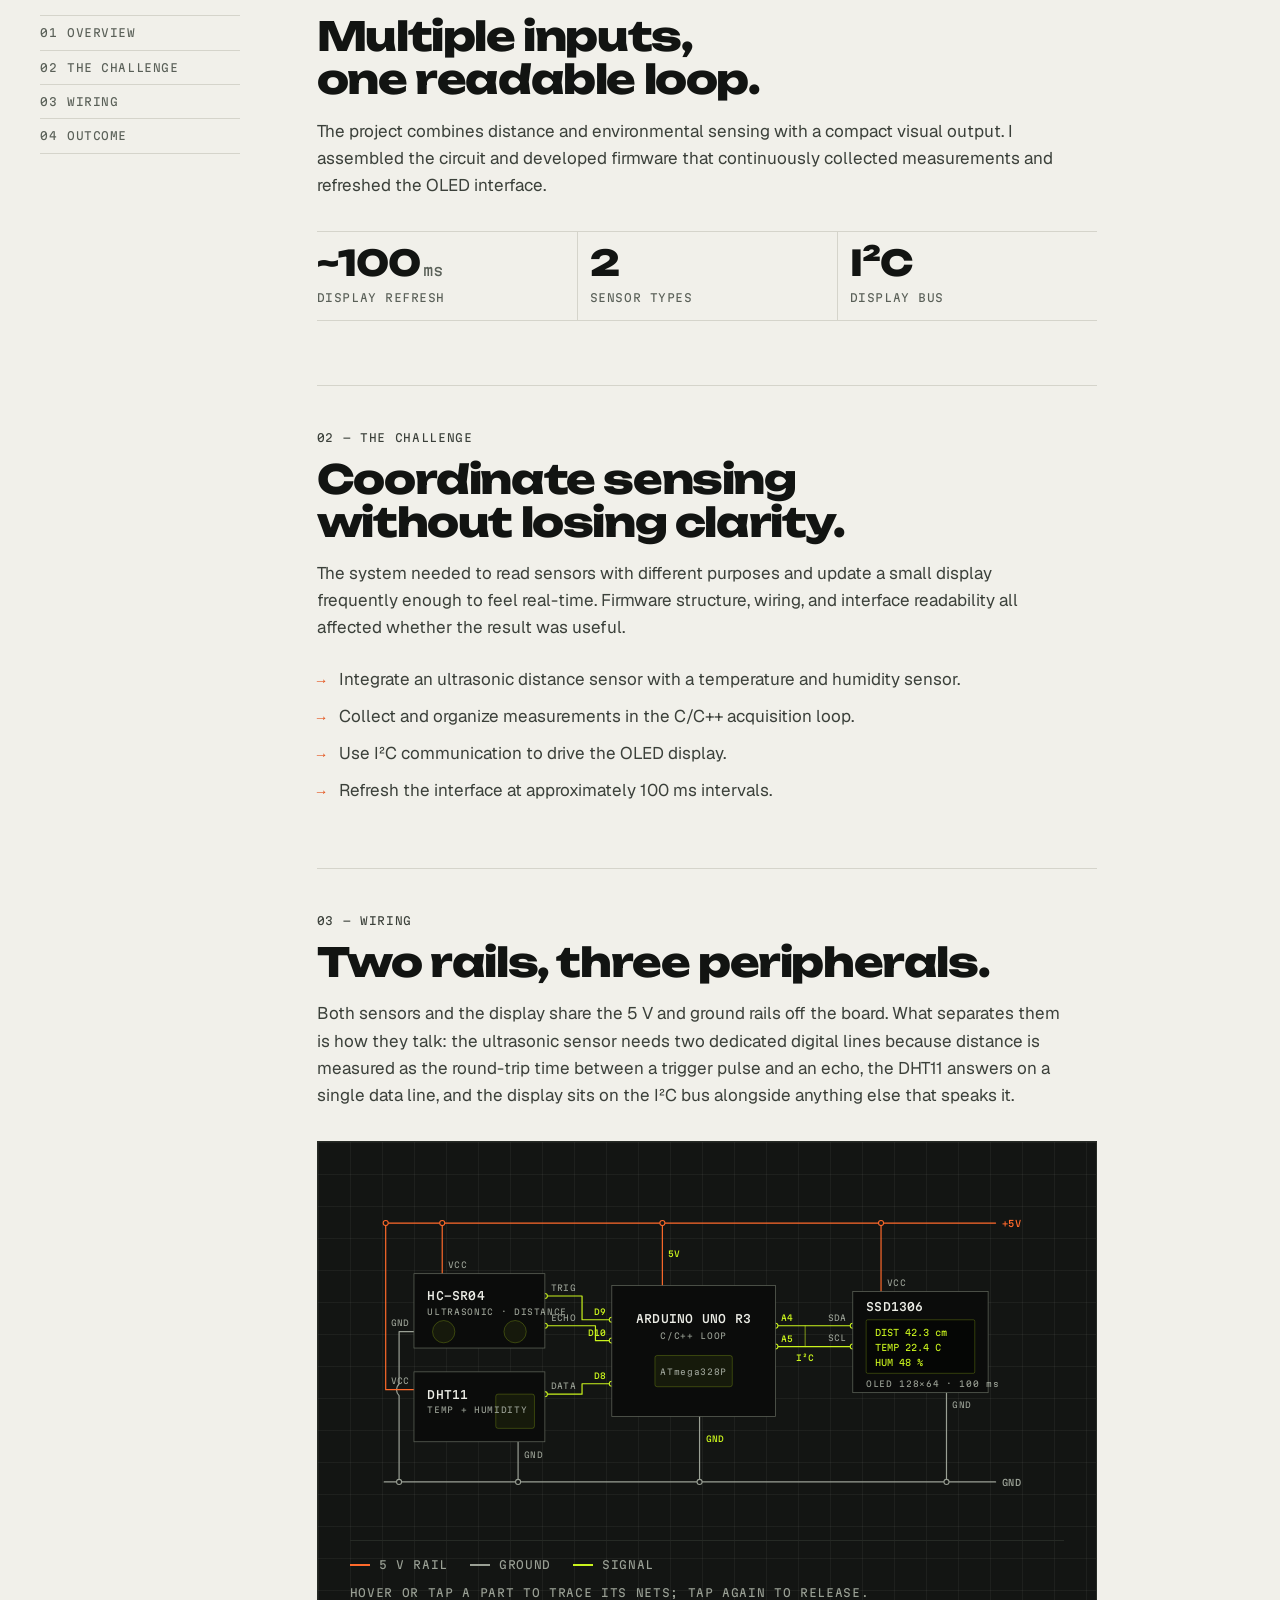
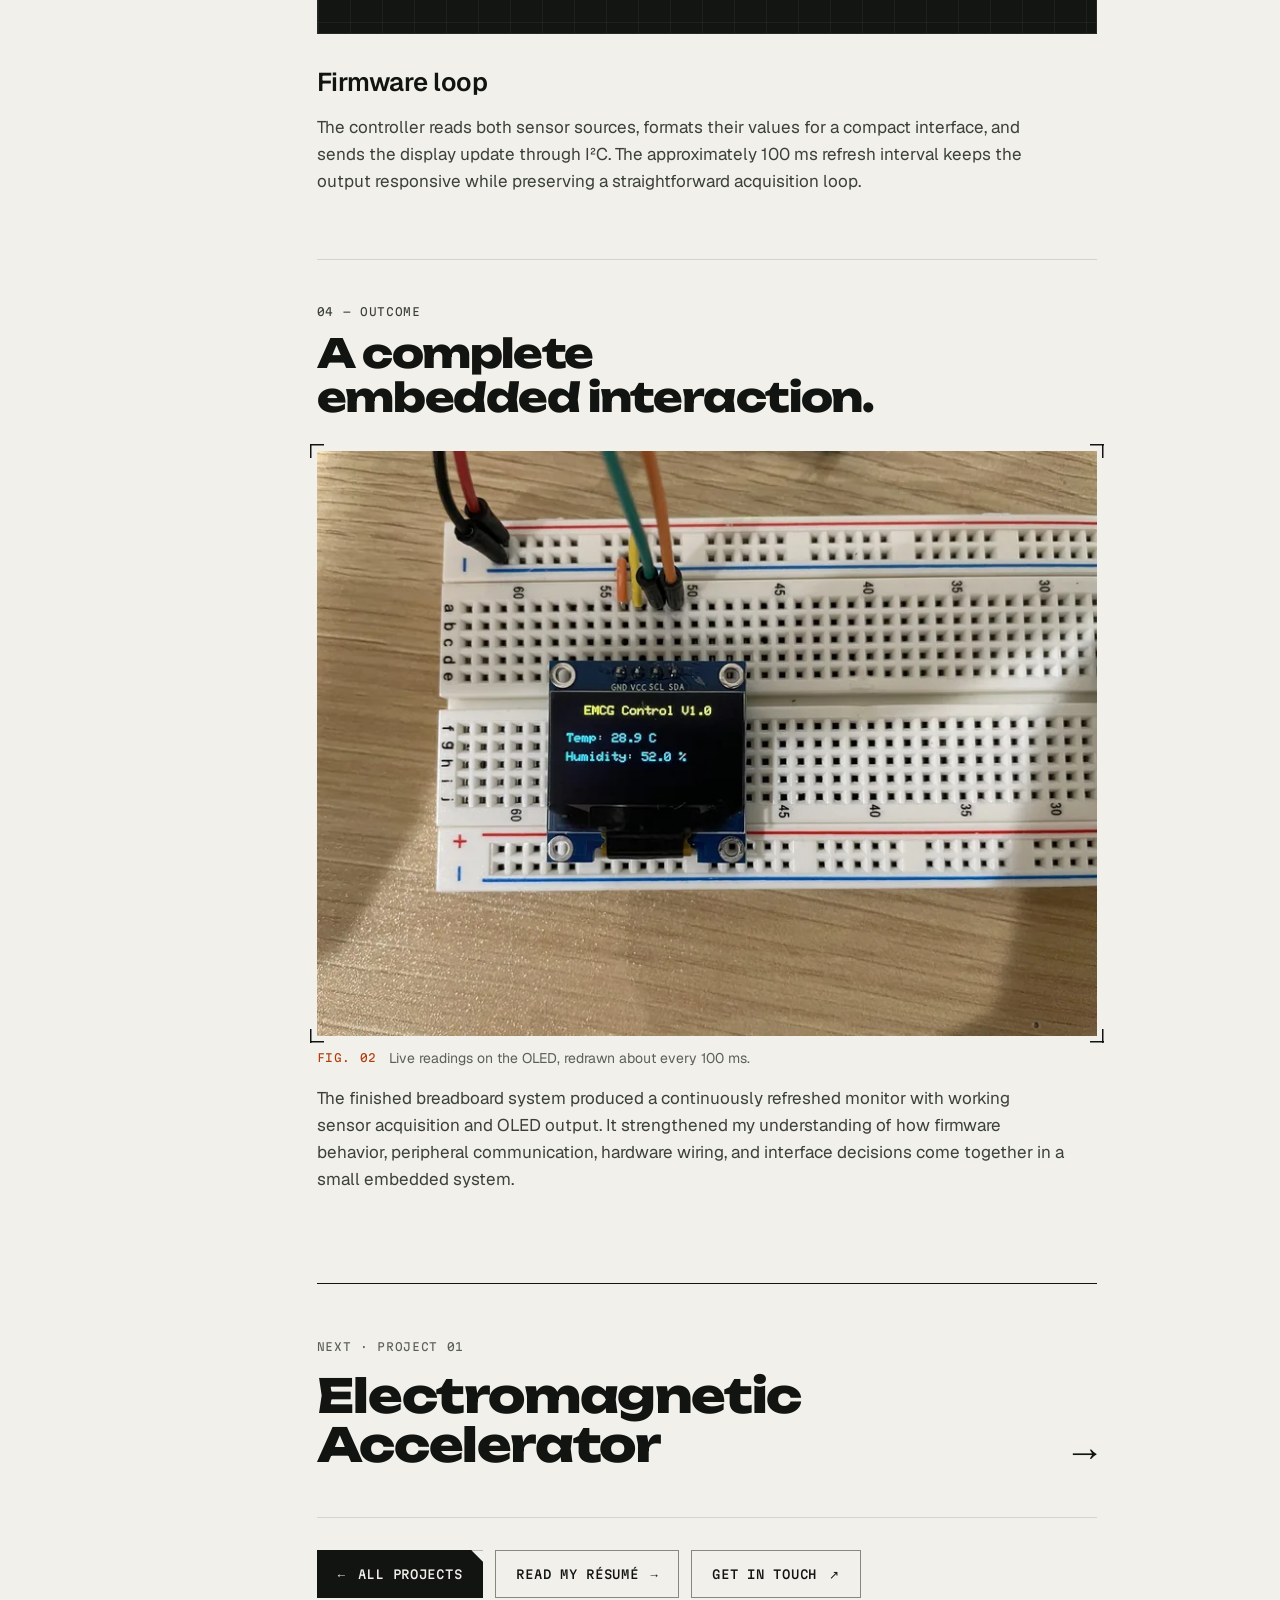
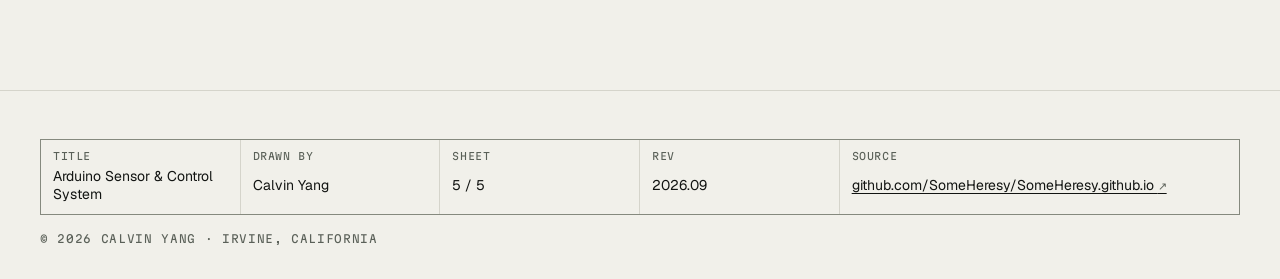
<file: projects/arduino-sensor-control.html>
<!doctype html>
<html lang="en">
<head>
  <!-- BUILD:head -->
  <meta charset="utf-8">
  <meta name="viewport" content="width=device-width, initial-scale=1">
  <title>Arduino Sensor &amp; Control System | Calvin Yang</title>
  <meta name="description" content="An Arduino Uno R3 sensor and control system by Calvin Yang, integrating distance, temperature and humidity sensing with a 100 ms OLED interface.">
  <meta name="color-scheme" content="light dark">
  <meta name="theme-color" content="#f1f0ea" media="(prefers-color-scheme: light)">
  <meta name="theme-color" content="#0b0c0b" media="(prefers-color-scheme: dark)">
  <link rel="canonical" href="https://someheresy.github.io/projects/arduino-sensor-control.html">
  <meta property="og:type" content="article">
  <meta property="og:site_name" content="Calvin Yang">
  <meta property="og:title" content="Arduino Sensor &amp; Control System | Calvin Yang">
  <meta property="og:description" content="C/C++ firmware on an Arduino Uno R3: ultrasonic distance and temperature/humidity sensing driving an OLED over I²C.">
  <meta property="og:url" content="https://someheresy.github.io/projects/arduino-sensor-control.html">
  <meta property="og:image" content="https://someheresy.github.io/assets/social/arduino-sensor-control.jpg">
  <meta property="og:image:width" content="1200">
  <meta property="og:image:height" content="630">
  <meta property="og:image:alt" content="Arduino Uno wired to distance and temperature sensors and an OLED on a breadboard">
  <meta name="twitter:card" content="summary_large_image">
  <link rel="icon" href="../favicon.svg" type="image/svg+xml">
  <link rel="apple-touch-icon" href="../apple-touch-icon.png">
  <link rel="preload" href="../fonts/unbounded-800.woff2" as="font" type="font/woff2" crossorigin>
  <link rel="preload" href="../fonts/geist-variable.woff2" as="font" type="font/woff2" crossorigin>
  <link rel="preload" href="../fonts/martian-mono-400.woff2" as="font" type="font/woff2" crossorigin>
  <link rel="stylesheet" href="../css/site.css?v=175f6655">
  <script src="../js/head.js?v=999e1c6e"></script>
  <!-- /BUILD:head -->
</head>
<body>
  <!-- BUILD:header -->
  <a class="skip-link" href="#main">Skip to content</a>
  <div class="progress" aria-hidden="true"></div>
  <header class="site-header">
    <div class="wrap site-header__inner">
      <a class="brand" href="../" aria-label="Calvin Yang, home"><svg class="brand__mark" viewBox="4 1 24 30" aria-hidden="true" focusable="false"><g fill="currentColor"><polygon points="7,11 11,9.22 11,27.22 7,29"/><polygon points="14,7.89 18,6.11 18,24.11 14,25.89"/><polygon points="21,4.77 25,3 25,21 21,22.77"/></g></svg><span class="brand__name">Calvin Yang</span></a>
      <nav class="nav" id="site-nav" aria-label="Primary">
        <ul class="nav__list">
          <li><a class="nav__link" href="../#work">Work</a></li>
          <li><a class="nav__link" href="../#about">About</a></li>
          <li><a class="nav__link" href="../#experience">Experience</a></li>
          <li><a class="nav__link" href="../#resume">Résumé</a></li>
          <li><a class="nav__link" href="../#contact">Contact</a></li>
        </ul>
      </nav>
      <button class="icon-btn theme-toggle" type="button" data-theme-toggle aria-label="Switch theme"><svg class="icon-moon" viewBox="0 0 24 24" aria-hidden="true" focusable="false" fill="none" stroke="currentColor" stroke-width="1.6"><path d="M20 14.5A8 8 0 0 1 9.5 4a8 8 0 1 0 10.5 10.5Z"/></svg><svg class="icon-sun" viewBox="0 0 24 24" aria-hidden="true" focusable="false" fill="none" stroke="currentColor" stroke-width="1.6"><circle cx="12" cy="12" r="4.2"/><path d="M12 2.5v2.2M12 19.3v2.2M2.5 12h2.2M19.3 12h2.2M5.3 5.3l1.6 1.6M17.1 17.1l1.6 1.6M5.3 18.7l1.6-1.6M17.1 6.9l1.6-1.6"/></svg></button>
      <button class="icon-btn menu-btn" type="button" data-menu-toggle aria-expanded="false" aria-controls="site-nav"><span data-menu-label>Menu</span></button>
    </div>
  </header>
  <!-- /BUILD:header -->

  <main id="main">
    <article class="cs" aria-labelledby="cs-title">
      <header class="cs-hero">
        <div class="wrap">
          <!-- BUILD:kicker -->
          <div class="crumbs label">
            <a href="../#work"><span aria-hidden="true">←</span> All projects</a>
            <span>Project 04 / 04</span>
          </div>
          <p class="label label--accent cs-kicker">Embedded build · Firmware</p>
          <!-- /BUILD:kicker -->
          <h1 class="cs-title" id="cs-title" data-project-title="arduino-sensor-control">Arduino Sensor &amp; Control System</h1>
          <div class="cs-intro">
            <div>
              <p class="cs-lede">A real-time embedded monitor integrating ultrasonic distance sensing, temperature and humidity input, and an OLED display driven over I²C, all through C/C++ firmware.</p>
              <ul class="chips" aria-label="Tools and methods"><li>Arduino Uno R3</li><li>C/C++</li><li>I²C</li><li>Sensors</li><li>OLED</li></ul>
            </div>
            <div>
              <dl class="spec">
                <div><dt>Role</dt><dd>Firmware &amp; hardware</dd></div>
                <div><dt>Timeline</dt><dd>Jun – Jul 2026</dd></div>
                <div><dt>Type</dt><dd>Individual project</dd></div>
                <div><dt>Controller</dt><dd>Arduino Uno R3</dd></div>
              </dl>
              <a class="repo-link" href="https://github.com/SomeHeresy/2026-summer-projects/tree/main/Arduino/Advanced" target="_blank" rel="noopener noreferrer">
                <svg viewBox="0 0 16 16" aria-hidden="true" focusable="false"><path d="M8 0C3.58 0 0 3.58 0 8c0 3.54 2.29 6.53 5.47 7.59.4.07.55-.17.55-.38 0-.19-.01-.82-.01-1.49-2.01.37-2.53-.49-2.69-.94-.09-.23-.48-.94-.82-1.13-.28-.15-.68-.52-.01-.53.63-.01 1.08.58 1.23.82.72 1.21 1.87.87 2.33.66.07-.52.28-.87.51-1.07-1.78-.2-3.64-.89-3.64-3.95 0-.87.31-1.59.82-2.15-.08-.2-.36-1.02.08-2.12 0 0 .67-.21 2.2.82.64-.18 1.32-.27 2-.27.68 0 1.36.09 2 .27 1.53-1.04 2.2-.82 2.2-.82.44 1.1.16 1.92.08 2.12.51.56.82 1.27.82 2.15 0 3.07-1.87 3.75-3.65 3.95.29.25.54.73.54 1.48 0 1.07-.01 1.93-.01 2.2 0 .21.15.46.55.38A8.01 8.01 0 0 0 16 8c0-4.42-3.58-8-8-8z"/></svg>
                <span class="repo-link__label">Firmware · Arduino/Advanced</span>
                <span class="repo-link__name">SomeHeresy/2026-summer-projects</span>
                <span class="ext" aria-hidden="true">↗</span>
                <span class="sr-only"> (opens in a new tab)</span>
              </a>
            </div>
          </div>
        </div>
        <div class="wrap">
          <figure class="figure cs-media">
            <div class="frame">
              <div class="frame__media" data-project-image="arduino-sensor-control" style="--ratio: 16 / 9"><img src="../assets/arduino/full-setup.webp" srcset="../assets/arduino/full-setup-800.webp 800w, ../assets/arduino/full-setup.webp 1600w" sizes="(max-width: 1360px) 100vw, 1320px" alt="The assembled breadboard system: an Arduino Uno R3 wired to an HC-SR04 ultrasonic sensor, a DHT11 temperature and humidity sensor, and an OLED display" width="1600" height="1200"></div>
            </div>
            <figcaption><span class="figure__num">Fig. 01</span>The Uno R3, both sensors, and the OLED on one breadboard.</figcaption>
          </figure>
        </div>
      </header>

      <div class="wrap cs-layout">
        <nav class="cs-toc" aria-label="On this page">
          <p class="label">On this page</p>
          <ol>
            <li><a href="#overview"><span>01</span>Overview</a></li>
            <li><a href="#challenge"><span>02</span>The challenge</a></li>
            <li><a href="#wiring"><span>03</span>Wiring</a></li>
            <li><a href="#outcome"><span>04</span>Outcome</a></li>
          </ol>
        </nav>

        <div class="cs-body">
          <section class="cs-section flow" id="overview" aria-labelledby="overview-title">
            <p class="label label--accent">01 — Overview</p>
            <h2 id="overview-title">Multiple inputs, one readable loop.</h2>
            <p>The project combines distance and environmental sensing with a compact visual output. I assembled the circuit and developed firmware that continuously collected measurements and refreshed the OLED interface.</p>
            <dl class="readouts">
              <div class="readout"><dt>Display refresh</dt><dd>~100<span class="unit">ms</span></dd></div>
              <div class="readout"><dt>Sensor types</dt><dd>2</dd></div>
              <div class="readout"><dt>Display bus</dt><dd>I²C</dd></div>
            </dl>
          </section>

          <section class="cs-section flow" id="challenge" aria-labelledby="challenge-title">
            <p class="label label--accent">02 — The challenge</p>
            <h2 id="challenge-title">Coordinate sensing without losing clarity.</h2>
            <p>The system needed to read sensors with different purposes and update a small display frequently enough to feel real-time. Firmware structure, wiring, and interface readability all affected whether the result was useful.</p>
            <ul class="ticks">
              <li>Integrate an ultrasonic distance sensor with a temperature and humidity sensor.</li>
              <li>Collect and organize measurements in the C/C++ acquisition loop.</li>
              <li>Use I²C communication to drive the OLED display.</li>
              <li>Refresh the interface at approximately 100 ms intervals.</li>
            </ul>
          </section>

          <section class="cs-section flow" id="wiring" aria-labelledby="wiring-title">
            <p class="label label--accent">03 — Wiring</p>
            <h2 id="wiring-title">Two rails, three peripherals.</h2>
            <p>Both sensors and the display share the 5 V and ground rails off the board. What separates them is how they talk: the ultrasonic sensor needs two dedicated digital lines because distance is measured as the round-trip time between a trigger pulse and an echo, the DHT11 answers on a single data line, and the display sits on the I²C bus alongside anything else that speaks it.</p>

            <div class="circuit-wrap">
              <div class="circuit-scroll">
                <!-- Pin numbers match the firmware (oledInterfaceExample2.ino):
                     DHT11 data on D8, HC-SR04 trigger/echo on D9/D10, and the
                     OLED on the Uno's I2C pins, SDA = A4 and SCL = A5. -->
                <svg class="circuit" viewBox="0 0 960 470" role="group" aria-labelledby="ckt-title" aria-describedby="ckt-desc" preserveAspectRatio="xMidYMid meet">
                  <title id="ckt-title">Wiring diagram of the Arduino sensor and control system</title>
                  <desc id="ckt-desc">An Arduino Uno R3 sits between a 5 volt rail and a ground rail. An HC-SR04 ultrasonic sensor takes 5 volts and ground and returns trigger and echo lines to digital pins 9 and 10. A DHT11 temperature and humidity sensor takes 5 volts and ground and returns a data line to digital pin 8. An SSD1306 OLED display takes 5 volts and ground and connects over I squared C, with SDA on analog pin 4 and SCL on analog pin 5.</desc>

                  <g aria-hidden="true">
                    <!-- power rails -->
                    <path class="wire n-5v" data-net="5v" d="M46,66 H868"/>
                    <path class="wire n-gnd" data-net="gnd" d="M46,414 H868"/>
                    <text class="rail-label rail-5v" data-net="5v" x="876" y="71">+5V</text>
                    <text class="rail-label" data-net="gnd" x="876" y="419">GND</text>

                    <!-- HC-SR04 nets; the kink is a wire hop over the DHT power leg, not a joint -->
                    <path class="wire n-5v" data-net="5v" d="M124,134 V66"/>
                    <path class="wire n-gnd" data-net="gnd" d="M86,212 H66 V282 q-7,8 0,16 V414"/>
                    <path class="wire n-sig" data-net="trig" d="M262,164 H312 V196 H352"/>
                    <path class="wire n-sig" data-net="echo" d="M262,204 H330 V224 H352"/>

                    <!-- DHT11 nets -->
                    <path class="wire n-5v" data-net="5v" d="M86,290 H48 V66"/>
                    <path class="wire n-sig" data-net="data" d="M262,296 H312 V282 H352"/>
                    <path class="wire n-gnd" data-net="gnd" d="M226,360 V414"/>

                    <!-- Arduino power -->
                    <path class="wire n-5v" data-net="5v" d="M420,150 V66"/>
                    <path class="wire n-gnd" data-net="gnd" d="M470,326 V414"/>

                    <!-- OLED nets -->
                    <path class="wire n-5v" data-net="5v" d="M714,158 V66"/>
                    <path class="wire n-gnd" data-net="gnd" d="M802,294 V414"/>
                    <path class="wire n-sig" data-net="i2c" d="M572,204 H676"/>
                    <path class="wire n-sig" data-net="i2c" d="M572,232 H676"/>
                    <path class="wire n-sig" data-net="i2c" d="M612,204 V232" opacity=".5"/>
                    <text class="port-label" data-net="i2c" x="612" y="252" text-anchor="middle">I²C</text>

                    <!-- junctions -->
                    <circle class="node node-5v" data-net="5v" cx="124" cy="66" r="3.4"/>
                    <circle class="node node-5v" data-net="5v" cx="48" cy="66" r="3.4"/>
                    <circle class="node node-5v" data-net="5v" cx="420" cy="66" r="3.4"/>
                    <circle class="node node-5v" data-net="5v" cx="714" cy="66" r="3.4"/>
                    <circle class="node node-gnd" data-net="gnd" cx="66" cy="414" r="3.4"/>
                    <circle class="node node-gnd" data-net="gnd" cx="226" cy="414" r="3.4"/>
                    <circle class="node node-gnd" data-net="gnd" cx="470" cy="414" r="3.4"/>
                    <circle class="node node-gnd" data-net="gnd" cx="802" cy="414" r="3.4"/>
                    <circle class="node node-sig" data-net="trig" cx="352" cy="196" r="3.4"/>
                    <circle class="node node-sig" data-net="echo" cx="352" cy="224" r="3.4"/>
                    <circle class="node node-sig" data-net="data" cx="352" cy="282" r="3.4"/>
                    <circle class="node node-sig" data-net="i2c" cx="572" cy="204" r="3.4"/>
                    <circle class="node node-sig" data-net="i2c" cx="572" cy="232" r="3.4"/>
                    <circle class="node node-sig" data-net="i2c" cx="676" cy="204" r="3.4"/>
                    <circle class="node node-sig" data-net="i2c" cx="676" cy="232" r="3.4"/>
                    <circle class="node node-sig" data-net="trig" cx="262" cy="164" r="3.4"/>
                    <circle class="node node-sig" data-net="echo" cx="262" cy="204" r="3.4"/>
                    <circle class="node node-sig" data-net="data" cx="262" cy="296" r="3.4"/>

                    <!-- pin labels -->
                    <text class="pin-label" data-net="5v" x="132" y="126">VCC</text>
                    <text class="pin-label" data-net="gnd" x="80" y="205" text-anchor="end">GND</text>
                    <text class="pin-label" data-net="trig" x="270" y="157">TRIG</text>
                    <text class="pin-label" data-net="echo" x="270" y="197">ECHO</text>
                    <text class="pin-label" data-net="5v" x="80" y="283" text-anchor="end">VCC</text>
                    <text class="pin-label" data-net="data" x="270" y="289">DATA</text>
                    <text class="pin-label" data-net="gnd" x="234" y="382">GND</text>
                    <text class="pin-label" data-net="5v" x="722" y="150">VCC</text>
                    <text class="pin-label" data-net="gnd" x="810" y="314">GND</text>
                    <text class="pin-label" data-net="i2c" x="668" y="197" text-anchor="end">SDA</text>
                    <text class="pin-label" data-net="i2c" x="668" y="225" text-anchor="end">SCL</text>
                  </g>

                  <g class="part" data-net="5v gnd trig echo" tabindex="0" role="button" aria-pressed="false" aria-label="HC-SR04 ultrasonic distance sensor">
                    <rect class="part-box" x="86" y="134" width="176" height="100"/>
                    <circle class="chip" cx="126" cy="212" r="15"/>
                    <circle class="chip" cx="222" cy="212" r="15"/>
                    <text class="part-name" x="104" y="170">HC-SR04</text>
                    <text class="part-sub" x="104" y="190">ULTRASONIC · DISTANCE</text>
                    <rect class="hit" x="86" y="134" width="176" height="100"/>
                  </g>

                  <g class="part" data-net="5v gnd data" tabindex="0" role="button" aria-pressed="false" aria-label="DHT11 temperature and humidity sensor">
                    <rect class="part-box" x="86" y="266" width="176" height="94"/>
                    <rect class="chip" x="196" y="296" width="52" height="46" rx="3"/>
                    <text class="part-name" x="104" y="302">DHT11</text>
                    <text class="part-sub" x="104" y="322">TEMP + HUMIDITY</text>
                    <rect class="hit" x="86" y="266" width="176" height="94"/>
                  </g>

                  <g class="part" data-net="5v gnd trig echo data i2c" tabindex="0" role="button" aria-pressed="false" aria-label="Arduino Uno R3 microcontroller board">
                    <rect class="part-box" x="352" y="150" width="220" height="176"/>
                    <text class="part-name" x="462" y="200" text-anchor="middle">ARDUINO UNO R3</text>
                    <text class="part-sub" x="462" y="222" text-anchor="middle">C/C++ LOOP</text>
                    <rect class="chip" x="410" y="244" width="104" height="42" rx="3"/>
                    <text class="part-sub" x="462" y="270" text-anchor="middle">ATmega328P</text>
                    <text class="port-label" data-net="trig" x="344" y="190" text-anchor="end">D9</text>
                    <text class="port-label" data-net="echo" x="344" y="218" text-anchor="end">D10</text>
                    <text class="port-label" data-net="data" x="344" y="276" text-anchor="end">D8</text>
                    <text class="port-label" data-net="i2c" x="580" y="198">A4</text>
                    <text class="port-label" data-net="i2c" x="580" y="226">A5</text>
                    <text class="port-label" data-net="5v" x="428" y="112">5V</text>
                    <text class="port-label" data-net="gnd" x="478" y="360">GND</text>
                    <rect class="hit" x="352" y="150" width="220" height="176"/>
                  </g>

                  <g class="part" data-net="5v gnd i2c" tabindex="0" role="button" aria-pressed="false" aria-label="SSD1306 OLED display, 128 by 64 pixels, over I squared C">
                    <rect class="part-box" x="676" y="158" width="182" height="136"/>
                    <text class="part-name" x="694" y="184">SSD1306</text>
                    <rect class="screen" x="694" y="196" width="146" height="72" rx="2"/>
                    <text class="screen-line" x="706" y="218">DIST  42.3 cm</text>
                    <text class="screen-line" x="706" y="238">TEMP  22.4 C</text>
                    <text class="screen-line" x="706" y="258">HUM   48 %</text>
                    <text class="part-sub" x="694" y="286">OLED 128×64 · 100 ms</text>
                    <rect class="hit" x="676" y="158" width="182" height="136"/>
                  </g>
                </svg>
              </div>
              <ul class="circuit-legend label" aria-hidden="true">
                <li class="k-5v"><i></i>5 V rail</li>
                <li class="k-gnd"><i></i>Ground</li>
                <li class="k-sig"><i></i>Signal</li>
              </ul>
              <p class="circuit-hint label">Hover or tap a part to trace its nets; tap again to release.<span class="circuit-hint__pan"> Drag sideways to pan.</span></p>
            </div>

            <h3>Firmware loop</h3>
            <p>The controller reads both sensor sources, formats their values for a compact interface, and sends the display update through I²C. The approximately 100 ms refresh interval keeps the output responsive while preserving a straightforward acquisition loop.</p>
          </section>

          <section class="cs-section flow" id="outcome" aria-labelledby="outcome-title">
            <p class="label label--accent">04 — Outcome</p>
            <h2 id="outcome-title">A complete embedded interaction.</h2>
            <figure class="figure">
              <div class="frame"><div class="frame__media" style="--ratio: 1600 / 1200"><img src="../assets/arduino/oled-display.webp" srcset="../assets/arduino/oled-display-800.webp 800w, ../assets/arduino/oled-display.webp 1600w" sizes="(max-width: 960px) 100vw, 780px" alt="Close-up of the OLED display showing live distance, temperature and humidity readings" loading="lazy" width="1600" height="1200"></div></div>
              <figcaption><span class="figure__num">Fig. 02</span>Live readings on the OLED, redrawn about every 100 ms.</figcaption>
            </figure>
            <p>The finished breadboard system produced a continuously refreshed monitor with working sensor acquisition and OLED output. It strengthened my understanding of how firmware behavior, peripheral communication, hardware wiring, and interface decisions come together in a small embedded system.</p>
          </section>

          <!-- BUILD:next -->
          <a class="next-project" href="electromagnetic-accelerator.html">
            <span>
              <span class="label">Next · Project 01</span>
              <span class="next-project__title">Electromagnetic Accelerator</span>
            </span>
            <span class="next-project__arrow" aria-hidden="true">→</span>
          </a>
          <!-- /BUILD:next -->

          <div class="cs-actions">
            <a class="btn btn--primary" href="../#work"><span class="btn__icon btn__icon--left" aria-hidden="true">←</span>All projects</a>
            <a class="btn" href="../#resume">Read my résumé <span class="btn__icon btn__icon--right" aria-hidden="true">→</span></a>
            <a class="btn" href="mailto:calviny7@uci.edu">Get in touch <span class="btn__icon btn__icon--up-right" aria-hidden="true">↗</span></a>
          </div>
        </div>
      </div>
    </article>
  </main>

  <!-- BUILD:footer -->
  <footer class="site-footer">
    <div class="wrap">
      <dl class="title-block">
        <div><dt>Title</dt><dd>Arduino Sensor &amp; Control System</dd></div>
        <div><dt>Drawn by</dt><dd>Calvin Yang</dd></div>
        <div><dt>Sheet</dt><dd>5 / 5</dd></div>
        <div><dt>Rev</dt><dd>2026.09</dd></div>
        <div class="title-block__wide"><dt>Source</dt><dd><a href="https://github.com/SomeHeresy/SomeHeresy.github.io" target="_blank" rel="noopener noreferrer">github.com/SomeHeresy/SomeHeresy.github.io <span class="ext" aria-hidden="true">↗</span><span class="sr-only"> (opens in a new tab)</span></a></dd></div>
      </dl>
      <p class="site-footer__note label">© <span data-year>2026</span> Calvin Yang · Irvine, California</p>
    </div>
  </footer>
  <script src="../js/site.js?v=5edd7288" defer></script>
  <!-- /BUILD:footer -->
</body>
</html>
</file>
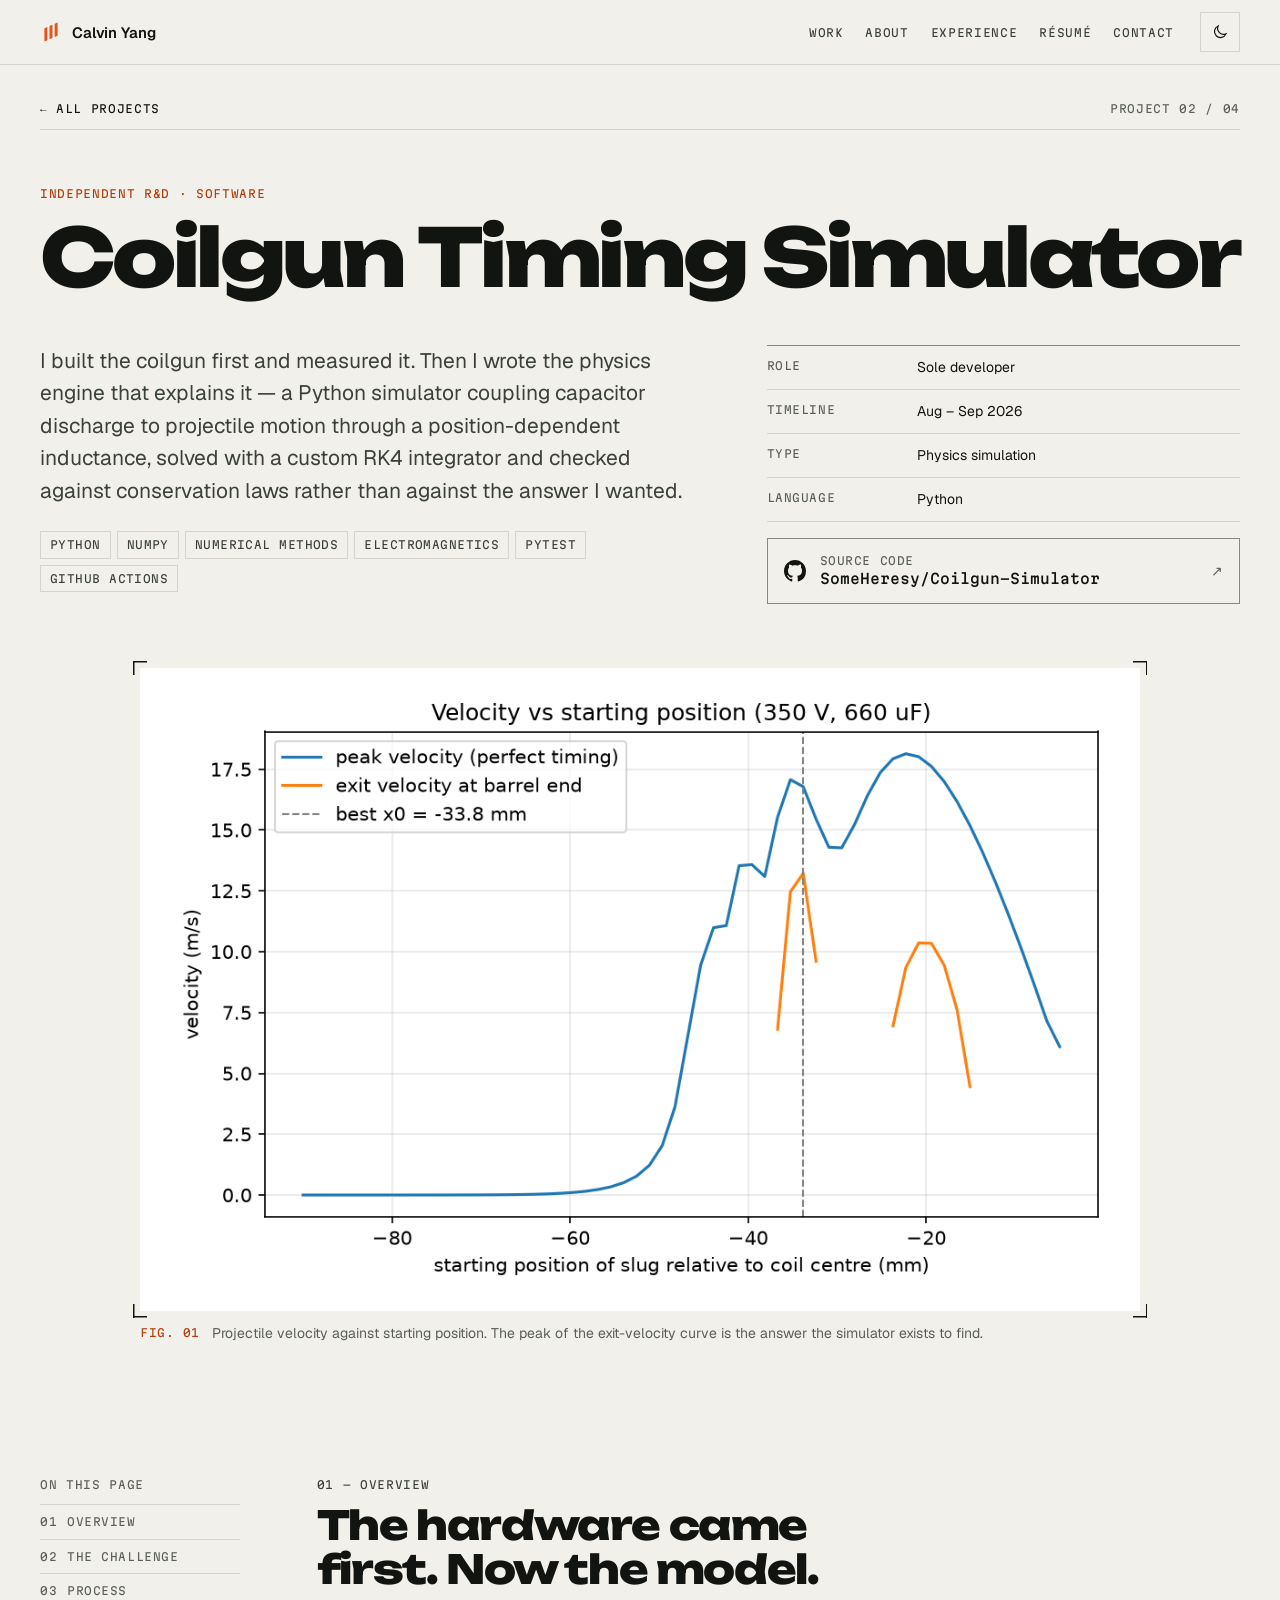
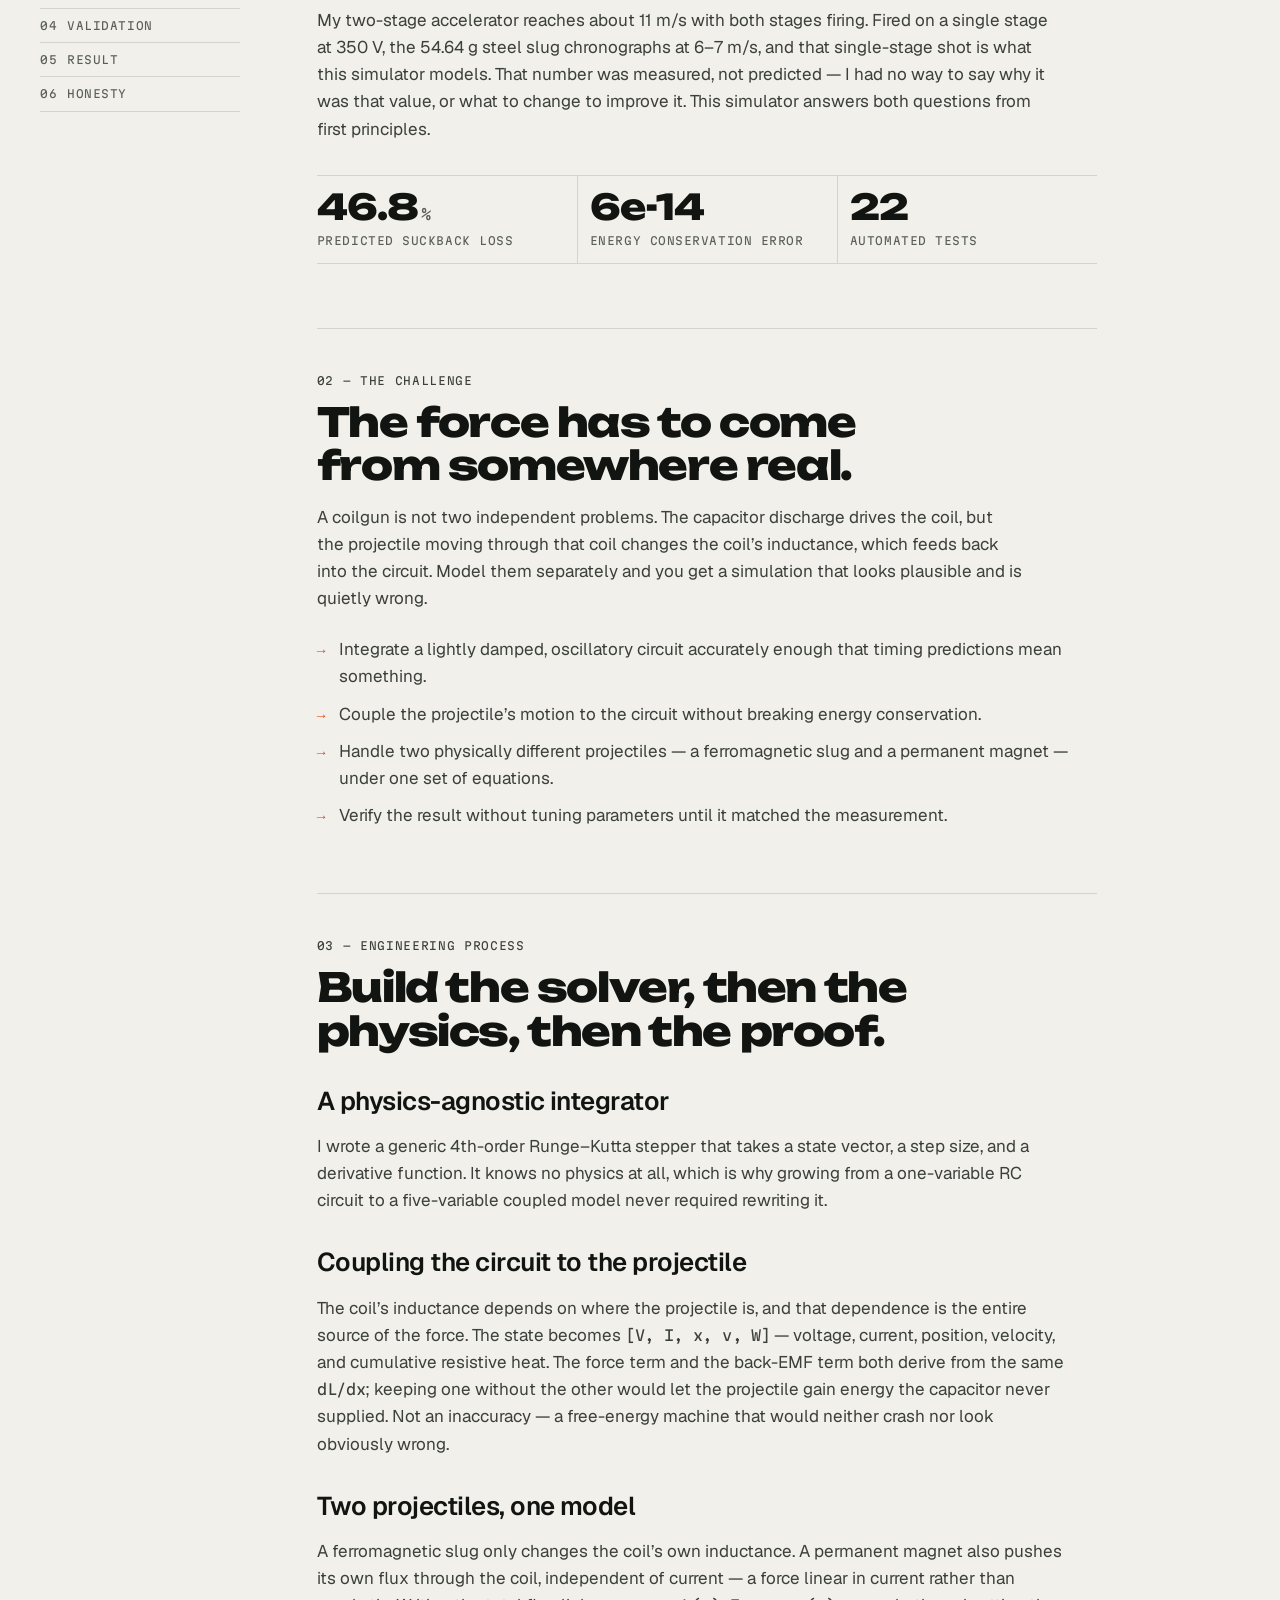
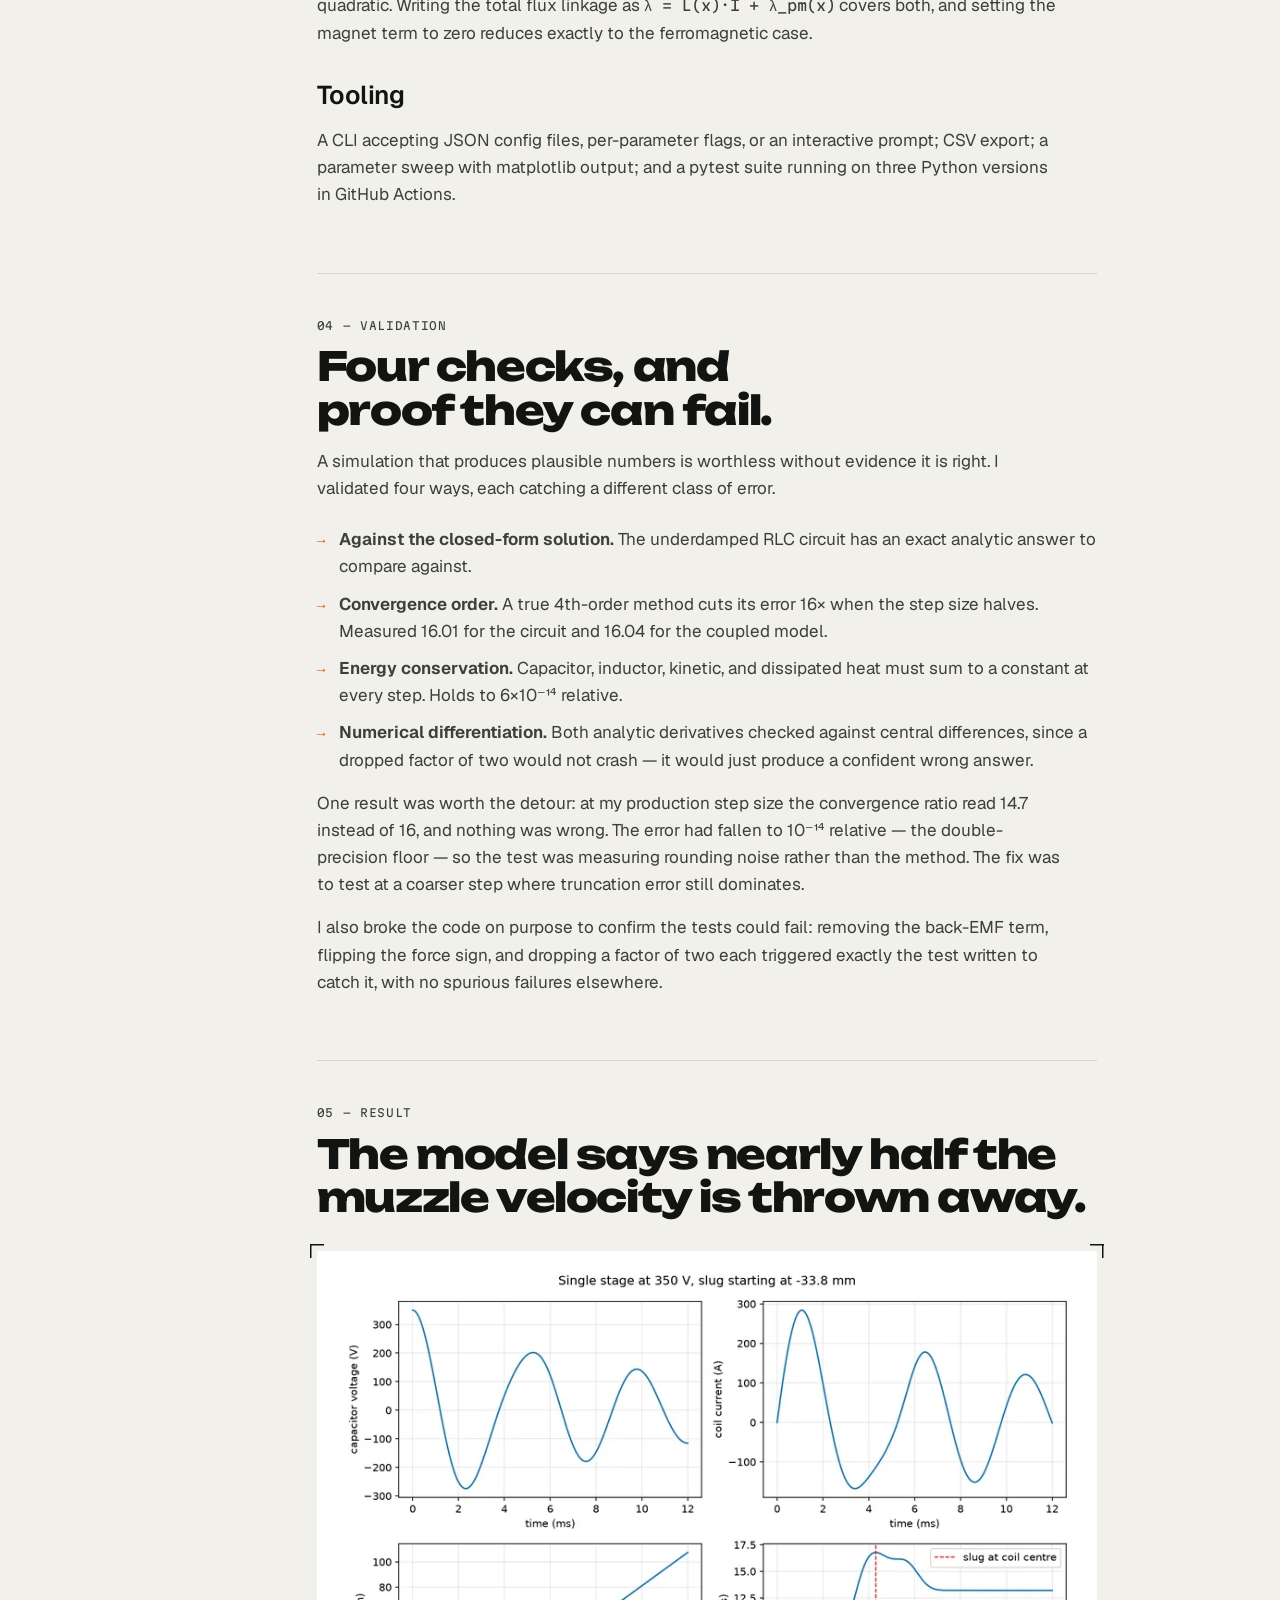
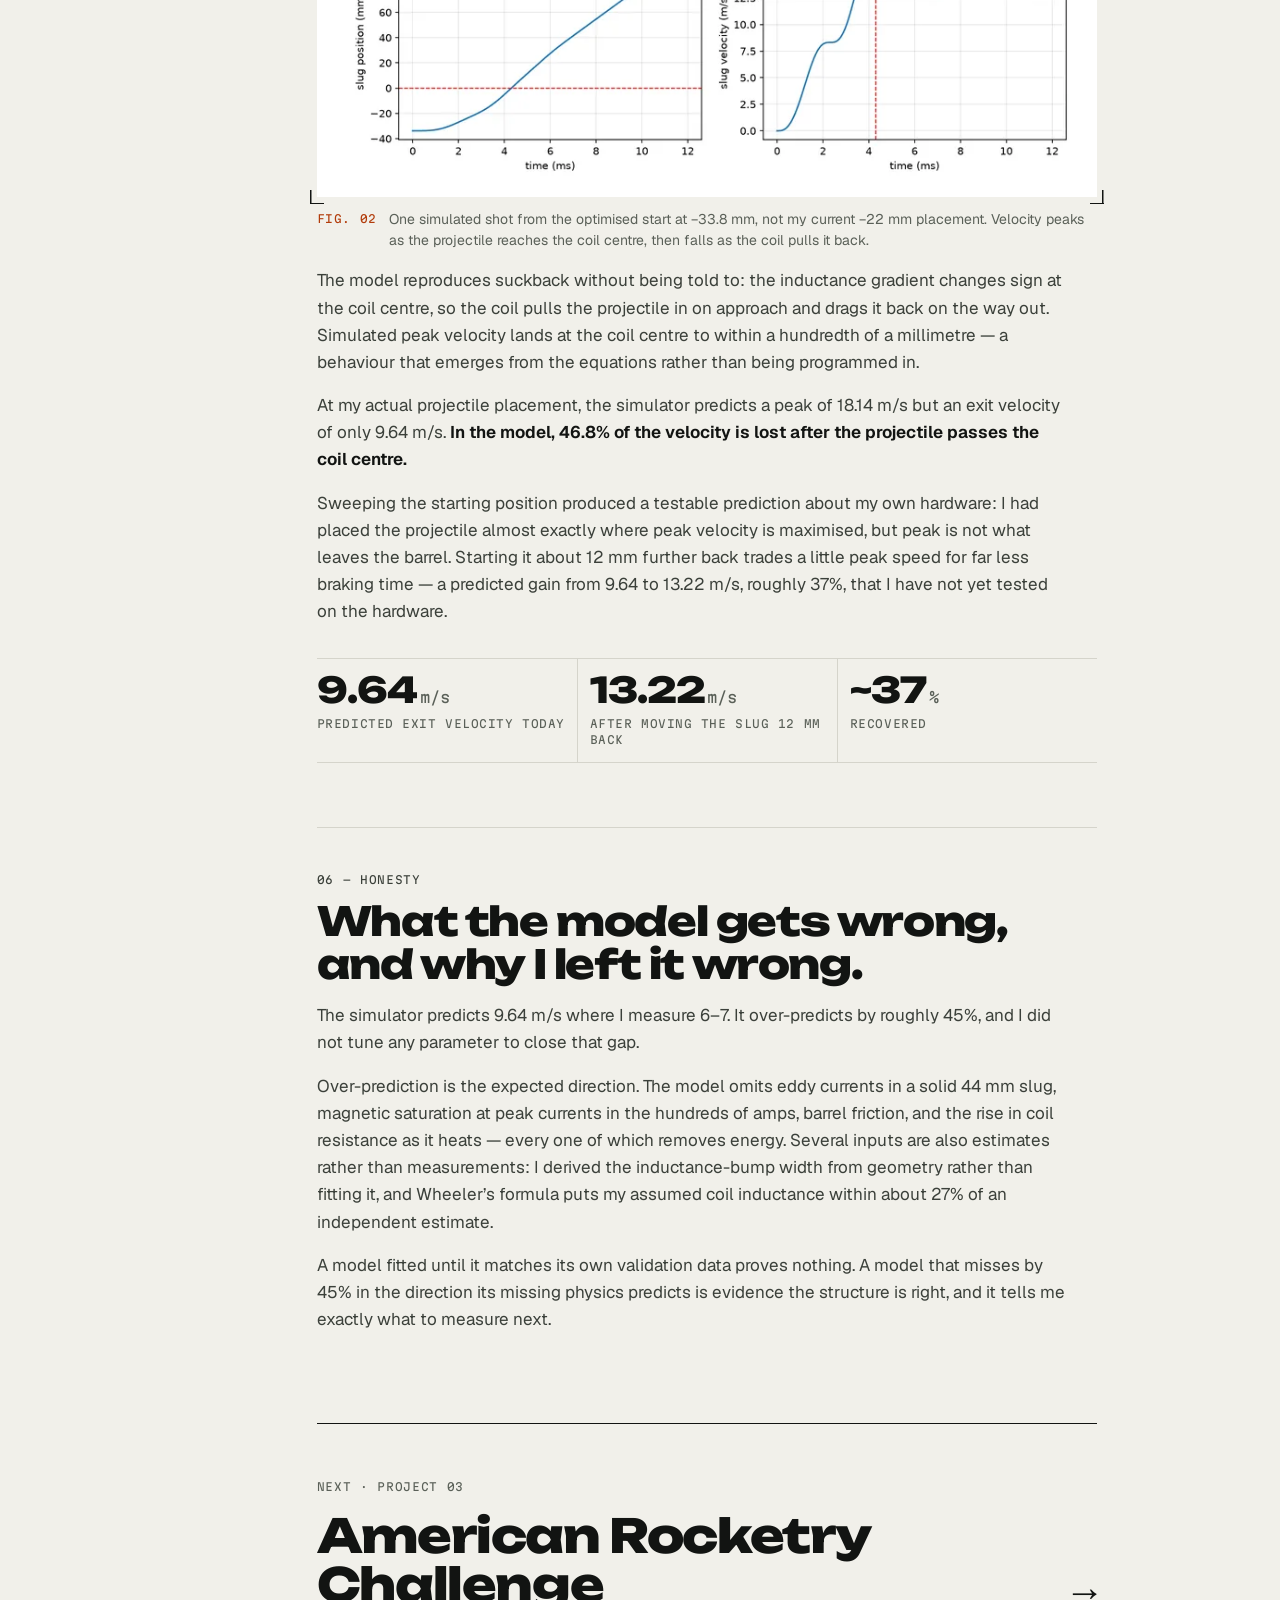
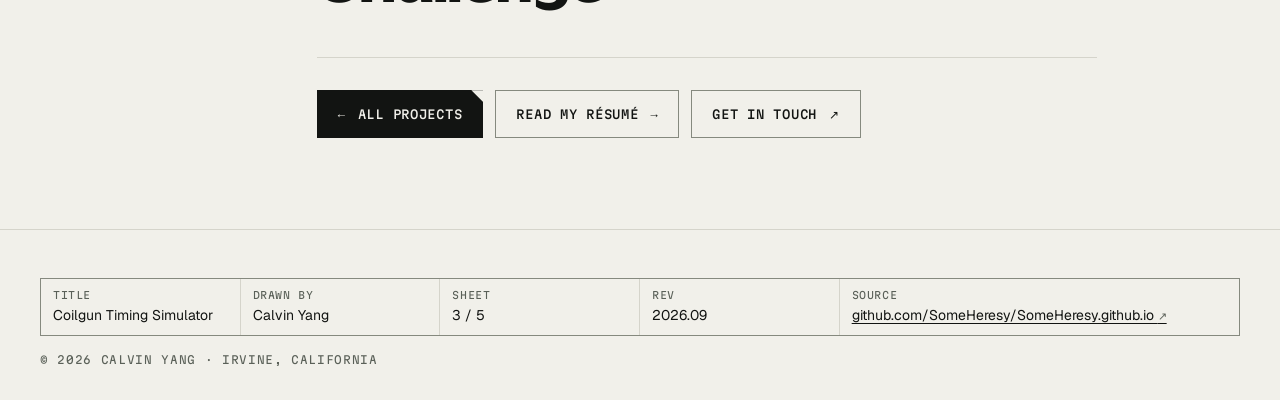
<file: projects/coilgun-simulator.html>
<!doctype html>
<html lang="en">
<head>
  <!-- BUILD:head -->
  <meta charset="utf-8">
  <meta name="viewport" content="width=device-width, initial-scale=1">
  <title>Coilgun Timing Simulator | Calvin Yang</title>
  <meta name="description" content="Calvin Yang's coilgun timing simulator case study: a Python physics engine coupling capacitor discharge to projectile motion, validated by energy conservation and against measured hardware.">
  <meta name="color-scheme" content="light dark">
  <meta name="theme-color" content="#f1f0ea" media="(prefers-color-scheme: light)">
  <meta name="theme-color" content="#0b0c0b" media="(prefers-color-scheme: dark)">
  <link rel="canonical" href="https://someheresy.github.io/projects/coilgun-simulator.html">
  <meta property="og:type" content="article">
  <meta property="og:site_name" content="Calvin Yang">
  <meta property="og:title" content="Coilgun Timing Simulator | Calvin Yang">
  <meta property="og:description" content="A Python physics simulator coupling capacitor discharge to projectile motion through position-dependent inductance. Predicts a 46.8% suckback loss for my own single-stage hardware.">
  <meta property="og:url" content="https://someheresy.github.io/projects/coilgun-simulator.html">
  <meta property="og:image" content="https://someheresy.github.io/assets/social/coilgun-simulator.jpg">
  <meta property="og:image:width" content="1200">
  <meta property="og:image:height" content="630">
  <meta property="og:image:alt" content="Simulated projectile velocity plotted against starting position, showing a clear optimum">
  <meta name="twitter:card" content="summary_large_image">
  <link rel="icon" href="../favicon.svg" type="image/svg+xml">
  <link rel="apple-touch-icon" href="../apple-touch-icon.png">
  <link rel="preload" href="../fonts/unbounded-800.woff2" as="font" type="font/woff2" crossorigin>
  <link rel="preload" href="../fonts/geist-variable.woff2" as="font" type="font/woff2" crossorigin>
  <link rel="preload" href="../fonts/martian-mono-400.woff2" as="font" type="font/woff2" crossorigin>
  <link rel="stylesheet" href="../css/site.css?v=175f6655">
  <script src="../js/head.js?v=999e1c6e"></script>
  <!-- /BUILD:head -->
</head>
<body>
  <!-- BUILD:header -->
  <a class="skip-link" href="#main">Skip to content</a>
  <div class="progress" aria-hidden="true"></div>
  <header class="site-header">
    <div class="wrap site-header__inner">
      <a class="brand" href="../" aria-label="Calvin Yang, home"><svg class="brand__mark" viewBox="4 1 24 30" aria-hidden="true" focusable="false"><g fill="currentColor"><polygon points="7,11 11,9.22 11,27.22 7,29"/><polygon points="14,7.89 18,6.11 18,24.11 14,25.89"/><polygon points="21,4.77 25,3 25,21 21,22.77"/></g></svg><span class="brand__name">Calvin Yang</span></a>
      <nav class="nav" id="site-nav" aria-label="Primary">
        <ul class="nav__list">
          <li><a class="nav__link" href="../#work">Work</a></li>
          <li><a class="nav__link" href="../#about">About</a></li>
          <li><a class="nav__link" href="../#experience">Experience</a></li>
          <li><a class="nav__link" href="../#resume">Résumé</a></li>
          <li><a class="nav__link" href="../#contact">Contact</a></li>
        </ul>
      </nav>
      <button class="icon-btn theme-toggle" type="button" data-theme-toggle aria-label="Switch theme"><svg class="icon-moon" viewBox="0 0 24 24" aria-hidden="true" focusable="false" fill="none" stroke="currentColor" stroke-width="1.6"><path d="M20 14.5A8 8 0 0 1 9.5 4a8 8 0 1 0 10.5 10.5Z"/></svg><svg class="icon-sun" viewBox="0 0 24 24" aria-hidden="true" focusable="false" fill="none" stroke="currentColor" stroke-width="1.6"><circle cx="12" cy="12" r="4.2"/><path d="M12 2.5v2.2M12 19.3v2.2M2.5 12h2.2M19.3 12h2.2M5.3 5.3l1.6 1.6M17.1 17.1l1.6 1.6M5.3 18.7l1.6-1.6M17.1 6.9l1.6-1.6"/></svg></button>
      <button class="icon-btn menu-btn" type="button" data-menu-toggle aria-expanded="false" aria-controls="site-nav"><span data-menu-label>Menu</span></button>
    </div>
  </header>
  <!-- /BUILD:header -->

  <main id="main">
    <article class="cs" aria-labelledby="cs-title">
      <header class="cs-hero">
        <div class="wrap">
          <!-- BUILD:kicker -->
          <div class="crumbs label">
            <a href="../#work"><span aria-hidden="true">←</span> All projects</a>
            <span>Project 02 / 04</span>
          </div>
          <p class="label label--accent cs-kicker">Independent R&amp;D · Software</p>
          <!-- /BUILD:kicker -->
          <h1 class="cs-title" id="cs-title" data-project-title="coilgun-simulator">Coilgun Timing Simulator</h1>
          <div class="cs-intro">
            <div>
              <p class="cs-lede">I built the coilgun first and measured it. Then I wrote the physics engine that explains it — a Python simulator coupling capacitor discharge to projectile motion through a position-dependent inductance, solved with a custom RK4 integrator and checked against conservation laws rather than against the answer I wanted.</p>
              <ul class="chips" aria-label="Tools and methods"><li>Python</li><li>NumPy</li><li>Numerical methods</li><li>Electromagnetics</li><li>pytest</li><li>GitHub Actions</li></ul>
            </div>
            <div>
              <dl class="spec">
                <div><dt>Role</dt><dd>Sole developer</dd></div>
                <div><dt>Timeline</dt><dd>Aug – Sep 2026</dd></div>
                <div><dt>Type</dt><dd>Physics simulation</dd></div>
                <div><dt>Language</dt><dd>Python</dd></div>
              </dl>
              <a class="repo-link" href="https://github.com/SomeHeresy/Coilgun-Simulator" target="_blank" rel="noopener noreferrer">
                <svg viewBox="0 0 16 16" aria-hidden="true" focusable="false"><path d="M8 0C3.58 0 0 3.58 0 8c0 3.54 2.29 6.53 5.47 7.59.4.07.55-.17.55-.38 0-.19-.01-.82-.01-1.49-2.01.37-2.53-.49-2.69-.94-.09-.23-.48-.94-.82-1.13-.28-.15-.68-.52-.01-.53.63-.01 1.08.58 1.23.82.72 1.21 1.87.87 2.33.66.07-.52.28-.87.51-1.07-1.78-.2-3.64-.89-3.64-3.95 0-.87.31-1.59.82-2.15-.08-.2-.36-1.02.08-2.12 0 0 .67-.21 2.2.82.64-.18 1.32-.27 2-.27.68 0 1.36.09 2 .27 1.53-1.04 2.2-.82 2.2-.82.44 1.1.16 1.92.08 2.12.51.56.82 1.27.82 2.15 0 3.07-1.87 3.75-3.65 3.95.29.25.54.73.54 1.48 0 1.07-.01 1.93-.01 2.2 0 .21.15.46.55.38A8.01 8.01 0 0 0 16 8c0-4.42-3.58-8-8-8z"/></svg>
                <span class="repo-link__label">Source code</span>
                <span class="repo-link__name">SomeHeresy/Coilgun-Simulator</span>
                <span class="ext" aria-hidden="true">↗</span>
                <span class="sr-only"> (opens in a new tab)</span>
              </a>
            </div>
          </div>
        </div>
        <div class="wrap">
          <figure class="figure figure--contain cs-media">
            <div class="frame">
              <div class="frame__media" data-project-image="coilgun-simulator" style="--ratio: 1050 / 675"><img src="../assets/coilgun-simulator/velocity-vs-start-position.webp" alt="Simulated peak and exit velocity plotted against the projectile's starting position: peak velocity rises to about 18 m/s while exit velocity peaks near 13 m/s at a start position of −33.8 mm" width="1050" height="675"></div>
            </div>
            <figcaption><span class="figure__num">Fig. 01</span>Projectile velocity against starting position. The peak of the exit-velocity curve is the answer the simulator exists to find.</figcaption>
          </figure>
        </div>
      </header>

      <div class="wrap cs-layout">
        <nav class="cs-toc" aria-label="On this page">
          <p class="label">On this page</p>
          <ol>
            <li><a href="#overview"><span>01</span>Overview</a></li>
            <li><a href="#challenge"><span>02</span>The challenge</a></li>
            <li><a href="#process"><span>03</span>Process</a></li>
            <li><a href="#validation"><span>04</span>Validation</a></li>
            <li><a href="#result"><span>05</span>Result</a></li>
            <li><a href="#honesty"><span>06</span>Honesty</a></li>
          </ol>
        </nav>

        <div class="cs-body">
          <section class="cs-section flow" id="overview" aria-labelledby="overview-title">
            <p class="label label--accent">01 — Overview</p>
            <h2 id="overview-title">The hardware came first. Now the model.</h2>
            <p>My two-stage accelerator reaches about 11 m/s with both stages firing. Fired on a single stage at 350 V, the 54.64 g steel slug chronographs at 6–7 m/s, and that single-stage shot is what this simulator models. That number was measured, not predicted — I had no way to say why it was that value, or what to change to improve it. This simulator answers both questions from first principles.</p>
            <dl class="readouts">
              <div class="readout"><dt>Predicted suckback loss</dt><dd>46.8<span class="unit">%</span></dd></div>
              <div class="readout"><dt>Energy conservation error</dt><dd>6e-14</dd></div>
              <div class="readout"><dt>Automated tests</dt><dd>22</dd></div>
            </dl>
          </section>

          <section class="cs-section flow" id="challenge" aria-labelledby="challenge-title">
            <p class="label label--accent">02 — The challenge</p>
            <h2 id="challenge-title">The force has to come from somewhere real.</h2>
            <p>A coilgun is not two independent problems. The capacitor discharge drives the coil, but the projectile moving through that coil changes the coil’s inductance, which feeds back into the circuit. Model them separately and you get a simulation that looks plausible and is quietly wrong.</p>
            <ul class="ticks">
              <li>Integrate a lightly damped, oscillatory circuit accurately enough that timing predictions mean something.</li>
              <li>Couple the projectile’s motion to the circuit without breaking energy conservation.</li>
              <li>Handle two physically different projectiles — a ferromagnetic slug and a permanent magnet — under one set of equations.</li>
              <li>Verify the result without tuning parameters until it matched the measurement.</li>
            </ul>
          </section>

          <section class="cs-section flow" id="process" aria-labelledby="process-title">
            <p class="label label--accent">03 — Engineering process</p>
            <h2 id="process-title">Build the solver, then the physics, then the proof.</h2>
            <h3>A physics-agnostic integrator</h3>
            <p>I wrote a generic 4th-order Runge–Kutta stepper that takes a state vector, a step size, and a derivative function. It knows no physics at all, which is why growing from a one-variable RC circuit to a five-variable coupled model never required rewriting it.</p>
            <h3>Coupling the circuit to the projectile</h3>
            <p>The coil’s inductance depends on where the projectile is, and that dependence is the entire source of the force. The state becomes <code>[V, I, x, v, W]</code> — voltage, current, position, velocity, and cumulative resistive heat. The force term and the back-EMF term both derive from the same <code>dL/dx</code>; keeping one without the other would let the projectile gain energy the capacitor never supplied. Not an inaccuracy — a free-energy machine that would neither crash nor look obviously wrong.</p>
            <h3>Two projectiles, one model</h3>
            <p>A ferromagnetic slug only changes the coil’s own inductance. A permanent magnet also pushes its own flux through the coil, independent of current — a force linear in current rather than quadratic. Writing the total flux linkage as <code>λ = L(x)·I + λ_pm(x)</code> covers both, and setting the magnet term to zero reduces exactly to the ferromagnetic case.</p>
            <h3>Tooling</h3>
            <p>A CLI accepting JSON config files, per-parameter flags, or an interactive prompt; CSV export; a parameter sweep with matplotlib output; and a pytest suite running on three Python versions in GitHub Actions.</p>
          </section>

          <section class="cs-section flow" id="validation" aria-labelledby="validation-title">
            <p class="label label--accent">04 — Validation</p>
            <h2 id="validation-title">Four checks, and proof they can fail.</h2>
            <p>A simulation that produces plausible numbers is worthless without evidence it is right. I validated four ways, each catching a different class of error.</p>
            <ul class="ticks">
              <li><strong>Against the closed-form solution.</strong> The underdamped RLC circuit has an exact analytic answer to compare against.</li>
              <li><strong>Convergence order.</strong> A true 4th-order method cuts its error 16× when the step size halves. Measured 16.01 for the circuit and 16.04 for the coupled model.</li>
              <li><strong>Energy conservation.</strong> Capacitor, inductor, kinetic, and dissipated heat must sum to a constant at every step. Holds to 6×10⁻¹⁴ relative.</li>
              <li><strong>Numerical differentiation.</strong> Both analytic derivatives checked against central differences, since a dropped factor of two would not crash — it would just produce a confident wrong answer.</li>
            </ul>
            <p>One result was worth the detour: at my production step size the convergence ratio read 14.7 instead of 16, and nothing was wrong. The error had fallen to 10⁻¹⁴ relative — the double-precision floor — so the test was measuring rounding noise rather than the method. The fix was to test at a coarser step where truncation error still dominates.</p>
            <p>I also broke the code on purpose to confirm the tests could fail: removing the back-EMF term, flipping the force sign, and dropping a factor of two each triggered exactly the test written to catch it, with no spurious failures elsewhere.</p>
          </section>

          <section class="cs-section flow" id="result" aria-labelledby="result-title">
            <p class="label label--accent">05 — Result</p>
            <h2 id="result-title">The model says nearly half the muzzle velocity is thrown away.</h2>
            <figure class="figure figure--contain">
              <div class="frame"><div class="frame__media" style="--ratio: 1500 / 1050"><img src="../assets/coilgun-simulator/time-series.webp" srcset="../assets/coilgun-simulator/time-series-800.webp 800w, ../assets/coilgun-simulator/time-series.webp 1500w" sizes="(max-width: 960px) 100vw, 780px" alt="Four panels showing capacitor voltage, coil current, projectile position, and projectile velocity against time through a single simulated shot starting at −33.8 mm" loading="lazy" width="1500" height="1050"></div></div>
              <figcaption><span class="figure__num">Fig. 02</span>One simulated shot from the optimised start at −33.8 mm, not my current −22 mm placement. Velocity peaks as the projectile reaches the coil centre, then falls as the coil pulls it back.</figcaption>
            </figure>
            <p>The model reproduces suckback without being told to: the inductance gradient changes sign at the coil centre, so the coil pulls the projectile in on approach and drags it back on the way out. Simulated peak velocity lands at the coil centre to within a hundredth of a millimetre — a behaviour that emerges from the equations rather than being programmed in.</p>
            <p>At my actual projectile placement, the simulator predicts a peak of 18.14 m/s but an exit velocity of only 9.64 m/s. <strong>In the model, 46.8% of the velocity is lost after the projectile passes the coil centre.</strong></p>
            <p>Sweeping the starting position produced a testable prediction about my own hardware: I had placed the projectile almost exactly where <em>peak</em> velocity is maximised, but peak is not what leaves the barrel. Starting it about 12 mm further back trades a little peak speed for far less braking time — a predicted gain from 9.64 to 13.22 m/s, roughly 37%, that I have not yet tested on the hardware.</p>
            <dl class="readouts">
              <div class="readout"><dt>Predicted exit velocity today</dt><dd>9.64<span class="unit">m/s</span></dd></div>
              <div class="readout"><dt>After moving the slug 12 mm back</dt><dd>13.22<span class="unit">m/s</span></dd></div>
              <div class="readout"><dt>Recovered</dt><dd>~37<span class="unit">%</span></dd></div>
            </dl>
          </section>

          <section class="cs-section flow" id="honesty" aria-labelledby="honesty-title">
            <p class="label label--accent">06 — Honesty</p>
            <h2 id="honesty-title">What the model gets wrong, and why I left it wrong.</h2>
            <p>The simulator predicts 9.64 m/s where I measure 6–7. It over-predicts by roughly 45%, and I did not tune any parameter to close that gap.</p>
            <p>Over-prediction is the expected direction. The model omits eddy currents in a solid 44 mm slug, magnetic saturation at peak currents in the hundreds of amps, barrel friction, and the rise in coil resistance as it heats — every one of which removes energy. Several inputs are also estimates rather than measurements: I derived the inductance-bump width from geometry rather than fitting it, and Wheeler’s formula puts my assumed coil inductance within about 27% of an independent estimate.</p>
            <p>A model fitted until it matches its own validation data proves nothing. A model that misses by 45% in the direction its missing physics predicts is evidence the structure is right, and it tells me exactly what to measure next.</p>
          </section>

          <!-- BUILD:next -->
          <a class="next-project" href="american-rocketry-challenge.html">
            <span>
              <span class="label">Next · Project 03</span>
              <span class="next-project__title">American Rocketry Challenge</span>
            </span>
            <span class="next-project__arrow" aria-hidden="true">→</span>
          </a>
          <!-- /BUILD:next -->

          <div class="cs-actions">
            <a class="btn btn--primary" href="../#work"><span class="btn__icon btn__icon--left" aria-hidden="true">←</span>All projects</a>
            <a class="btn" href="../#resume">Read my résumé <span class="btn__icon btn__icon--right" aria-hidden="true">→</span></a>
            <a class="btn" href="mailto:calviny7@uci.edu">Get in touch <span class="btn__icon btn__icon--up-right" aria-hidden="true">↗</span></a>
          </div>
        </div>
      </div>
    </article>
  </main>

  <!-- BUILD:footer -->
  <footer class="site-footer">
    <div class="wrap">
      <dl class="title-block">
        <div><dt>Title</dt><dd>Coilgun Timing Simulator</dd></div>
        <div><dt>Drawn by</dt><dd>Calvin Yang</dd></div>
        <div><dt>Sheet</dt><dd>3 / 5</dd></div>
        <div><dt>Rev</dt><dd>2026.09</dd></div>
        <div class="title-block__wide"><dt>Source</dt><dd><a href="https://github.com/SomeHeresy/SomeHeresy.github.io" target="_blank" rel="noopener noreferrer">github.com/SomeHeresy/SomeHeresy.github.io <span class="ext" aria-hidden="true">↗</span><span class="sr-only"> (opens in a new tab)</span></a></dd></div>
      </dl>
      <p class="site-footer__note label">© <span data-year>2026</span> Calvin Yang · Irvine, California</p>
    </div>
  </footer>
  <script src="../js/site.js?v=5edd7288" defer></script>
  <!-- /BUILD:footer -->
</body>
</html>
</file>
<file: css/site.css>
/* ==========================================================================
   Calvin Yang — site.css

   One stylesheet for every page. It is split into cascade layers, and a
   layer can only override the layers listed before it:

     tokens      design decisions: color, type, space, motion
     base        element defaults
     layout      page width, sections, grids
     components  anything with a class name
     pages       layouts used by a single page type
     utilities   single-purpose helpers

   Colors use light-dark(), so each token carries both themes. The active
   theme comes from color-scheme: the OS preference by default, or
   <html data-theme="light|dark"> once the visitor presses the toggle.
   A block that sets `color-scheme: dark` (the instrument panels) gets the
   dark palette in both themes without any extra rules.
   ========================================================================== */

@layer tokens, base, layout, components, pages, utilities;

/* --- fonts ---------------------------------------------------------------- */
/* Latin subsets, self-hosted; licenses in fonts/LICENSE.md. */
@font-face {
  font-family: "Unbounded";
  src: url("../fonts/unbounded-800.woff2") format("woff2");
  font-weight: 800;
  font-style: normal;
  font-display: swap;
}
@font-face {
  font-family: "Geist";
  src: url("../fonts/geist-variable.woff2") format("woff2");
  font-weight: 100 900;
  font-style: normal;
  font-display: swap;
}
@font-face {
  font-family: "Martian Mono";
  src: url("../fonts/martian-mono-400.woff2") format("woff2");
  font-weight: 400;
  font-style: normal;
  font-display: swap;
}
@font-face {
  font-family: "Martian Mono";
  src: url("../fonts/martian-mono-500.woff2") format("woff2");
  font-weight: 500;
  font-style: normal;
  font-display: swap;
}
/* Stand-in while Unbounded loads, scaled so "CALVIN YANG." sets to the same
   width (Arial Black is ~86% as wide), so the nameplate does not jump when
   the real font swaps in. */
@font-face {
  font-family: "Unbounded Fallback";
  src: local("Arial Black"), local("ArialMT-Black"), local("Arial Bold"), local("Arial");
  size-adjust: 117%;
}

/* ==========================================================================
   1. TOKENS
   ========================================================================== */
@layer tokens {
  :root {
    color-scheme: light dark;

    /* --- color: light "bench" / dark "scope" ----------------------------- */
    --bg: light-dark(#f1f0ea, #0b0c0b);
    --bg-raised: light-dark(#f9f8f4, #131513);
    --bg-sunken: light-dark(#e6e5dd, #070807);
    --ink: light-dark(#121412, #ecede6);
    --ink-2: light-dark(#3b403a, #c4c8bf);
    --muted: light-dark(#5a6058, #9aa095);
    --rule: light-dark(#d5d4cb, #262a25);
    --rule-strong: light-dark(#85897e, #5e6459);
    --grid-line: light-dark(rgb(18 20 18 / 0.055), rgb(236 237 230 / 0.05));

    /* copper: coils, links, emphasis. -ink is the small-text-safe shade */
    --accent: light-dark(#e4531b, #ff6a2b);
    --accent-ink: light-dark(#b23c0b, #ff8551);
    --on-accent: light-dark(#121412, #0b0c0b);
    /* signal: live state, highlights, selection (a fill, never thin text on paper) */
    --signal: light-dark(#d2f53c, #c9f31d);
    --on-signal: #121412;
    --led: light-dark(#3d9a17, #c9f31d);

    --primary: light-dark(#121412, #c9f31d);
    --on-primary: light-dark(#f1f0ea, #0b0c0b);
    --focus: light-dark(#b23c0b, #c9f31d);
    /* plots and screenshots are white; they sit on a white plate in both themes */
    --plate: #ffffff;
    --shadow: 0 18px 40px -24px light-dark(rgb(18 20 18 / 0.45), rgb(0 0 0 / 0.8));

    /* --- type ------------------------------------------------------------ */
    --font-display: "Unbounded", "Unbounded Fallback", "Arial Black", system-ui, sans-serif;
    --font-body: "Geist", system-ui, -apple-system, "Segoe UI", Roboto, sans-serif;
    --font-mono: "Martian Mono", ui-monospace, "Cascadia Mono", Consolas, monospace;

    --fs-label: 0.6875rem;                              /* 11px mono caps */
    --fs-small: 0.875rem;                               /* 14px */
    --fs-body: 1.0625rem;                               /* 17px */
    --fs-lede: clamp(1.125rem, 1rem + 0.45vw, 1.3125rem);
    --fs-h3: clamp(1.25rem, 1.05rem + 0.7vw, 1.625rem);
    --fs-h2: clamp(1.875rem, 1.2rem + 2.8vw, 3.5rem);
    --fs-h1: clamp(2.25rem, 1.1rem + 4.9vw, 5.5rem);
    --fs-readout: clamp(1.5rem, 1.1rem + 1.4vw, 2.5rem);

    /* --- space (4px base) ------------------------------------------------ */
    --space-1: 4px;
    --space-2: 8px;
    --space-3: 12px;
    --space-4: 16px;
    --space-5: 24px;
    --space-6: 32px;
    --space-7: 48px;
    --space-8: 64px;
    --space-9: 96px;
    --section-pad: clamp(56px, 2.5rem + 4vw, 112px);

    /* --- layout ---------------------------------------------------------- */
    --max: 1320px;
    --gutter: clamp(16px, 4vw, 40px);
    --header-h: 64px;

    /* --- motion: three durations, two curves, nothing else ---------------- */
    --t-fast: 150ms;
    --t-base: 300ms;
    --t-slow: 600ms;
    --ease-out: cubic-bezier(0.16, 1, 0.3, 1);
    --ease-in-out: cubic-bezier(0.65, 0, 0.35, 1);
  }

  :root[data-theme="light"] { color-scheme: light; }
  :root[data-theme="dark"] { color-scheme: dark; }
}

/* ==========================================================================
   2. BASE
   ========================================================================== */
@layer base {
  *,
  *::before,
  *::after { box-sizing: border-box; }

  html {
    -webkit-text-size-adjust: 100%;
    text-size-adjust: 100%;
    scroll-padding-top: calc(var(--header-h) + 24px);
    background: var(--bg);
  }

  body {
    margin: 0;
    min-height: 100svh;
    background: var(--bg);
    color: var(--ink);
    font: 400 var(--fs-body) / 1.6 var(--font-body);
    font-synthesis: none;
    text-rendering: optimizeLegibility;
    -webkit-font-smoothing: antialiased;
    overflow-x: clip;
  }

  img,
  svg,
  video,
  canvas,
  iframe { display: block; max-width: 100%; }
  img { height: auto; }

  h1, h2, h3, h4, h5, h6 { margin: 0; line-height: 1.1; text-wrap: balance; }
  p, ul, ol, dl, dd, figure, blockquote { margin: 0; }
  p { text-wrap: pretty; }

  a {
    color: inherit;
    text-decoration-thickness: 1px;
    text-underline-offset: 0.22em;
  }
  a:hover { text-decoration-color: var(--accent); }

  button { font: inherit; color: inherit; }
  strong { font-weight: 650; }
  code { font-family: var(--font-mono); font-size: 0.86em; letter-spacing: -0.02em; }

  ::selection { background: var(--signal); color: var(--on-signal); }

  :focus-visible {
    outline: 2px solid var(--focus);
    outline-offset: 3px;
  }

  [hidden] { display: none !important; }
}

/* ==========================================================================
   3. LAYOUT
   ========================================================================== */
@layer layout {
  .wrap {
    width: min(100% - 2 * var(--gutter), var(--max));
    margin-inline: auto;
  }

  .section { padding-block: var(--section-pad); }
  .section + .section { border-top: 1px solid var(--rule); }
  .section--sunken { background: var(--bg-sunken); }

  /* A dark "instrument" block in both themes. */
  .panel {
    color-scheme: dark;
    background: var(--bg-raised);
    color: var(--ink);
  }

  /* Flow spacing: children of .flow get consistent vertical rhythm. */
  .flow > * + * { margin-top: var(--flow, 1em); }
}

/* ==========================================================================
   4. COMPONENTS
   ========================================================================== */
@layer components {
  /* --- skip link & scroll progress ---------------------------------------- */
  .skip-link {
    position: fixed;
    top: 8px;
    left: 8px;
    z-index: 100;
    padding: 12px 16px;
    background: var(--primary);
    color: var(--on-primary);
    font: 500 var(--fs-small) / 1 var(--font-mono);
    text-decoration: none;
    transform: translateY(-150%);
  }
  .skip-link:focus { transform: none; }

  .progress {
    position: fixed;
    inset: 0 0 auto;
    z-index: 60;
    height: 2px;
    background: var(--accent);
    transform: scaleX(var(--p, 0));
    transform-origin: 0 50%;
    pointer-events: none;
  }
  @supports (animation-timeline: scroll()) {
    .progress {
      animation: progress-grow linear both;
      animation-timeline: scroll(root);
    }
  }
  @keyframes progress-grow {
    from { transform: scaleX(0); }
    to { transform: scaleX(1); }
  }

  /* --- labels: small mono caps, the site's "instrument" voice -------------- */
  .label {
    font: 400 var(--fs-label) / 1.45 var(--font-mono);
    letter-spacing: 0.06em;
    text-transform: uppercase;
    color: var(--muted);
  }
  .label--accent { color: var(--accent-ink); }
  .label--ink { color: var(--ink); }

  /* --- header --------------------------------------------------------------- */
  .site-header {
    position: sticky;
    top: 0;
    z-index: 50;
    border-bottom: 1px solid var(--rule);
    background: color-mix(in srgb, var(--bg) 90%, transparent);
    backdrop-filter: saturate(1.3) blur(14px);
    -webkit-backdrop-filter: saturate(1.3) blur(14px);
    view-transition-name: site-header;
  }
  .site-header__inner {
    display: flex;
    align-items: center;
    gap: var(--space-4);
    height: var(--header-h);
  }

  .brand {
    display: inline-flex;
    align-items: center;
    gap: 10px;
    margin-right: auto;
    font: 600 15px / 1 var(--font-body);
    letter-spacing: -0.01em;
    text-decoration: none;
  }
  .brand__mark { width: 22px; height: 22px; color: var(--accent); flex: none; }

  .nav__list {
    display: flex;
    align-items: center;
    gap: 2px;
    margin: 0;
    padding: 0;
    list-style: none;
  }
  .nav__link {
    position: relative;
    display: inline-flex;
    align-items: center;
    gap: 6px;
    min-height: 40px;
    padding: 0 10px;
    color: var(--ink-2);
    font: 400 var(--fs-label) / 1 var(--font-mono);
    letter-spacing: 0.06em;
    text-transform: uppercase;
    text-decoration: none;
  }
  .nav__num { color: var(--muted); font-size: 0.9em; }
  .nav__link::after {
    content: "";
    position: absolute;
    right: 10px;
    bottom: 8px;
    left: 10px;
    height: 1px;
    background: currentColor;
    transform: scaleX(0);
    transform-origin: left;
    transition: transform var(--t-base) var(--ease-out);
  }
  .nav__link:hover,
  .nav__link[aria-current] { color: var(--ink); }
  .nav__link:hover::after,
  .nav__link[aria-current]::after { transform: scaleX(1); }

  .icon-btn {
    display: inline-grid;
    place-items: center;
    width: 40px;
    height: 40px;
    flex: none;
    padding: 0;
    border: 1px solid var(--rule);
    background: transparent;
    color: var(--ink);
    cursor: pointer;
    transition: border-color var(--t-fast), background-color var(--t-fast);
  }
  .icon-btn:hover { border-color: var(--ink); }
  .icon-btn svg { width: 18px; height: 18px; }

  /* Both controls need JS, so they only appear once it is running.
     The theme toggle shows the theme you would switch *to*. */
  .theme-toggle,
  .menu-btn { display: none; }
  .js .theme-toggle { display: inline-grid; }
  .theme-toggle .icon-sun { display: none; }
  :root[data-theme="dark"] .theme-toggle .icon-sun { display: block; }
  :root[data-theme="dark"] .theme-toggle .icon-moon { display: none; }

  .menu-btn {
    width: auto;
    padding: 0 12px;
    gap: 8px;
    font: 400 var(--fs-label) / 1 var(--font-mono);
    letter-spacing: 0.06em;
    text-transform: uppercase;
  }

  @media (max-width: 760px) {
    .js .menu-btn { display: inline-flex; align-items: center; }
    .js .nav {
      position: absolute;
      top: 100%;
      right: 0;
      left: 0;
      padding: var(--space-2) var(--gutter) var(--space-5);
      border-bottom: 1px solid var(--rule);
      background: var(--bg);
      display: none;
    }
    .js .site-header.is-open .nav { display: block; }
    .js .nav__list { flex-direction: column; align-items: stretch; gap: 0; }
    .js .nav__link { min-height: 48px; font-size: 12px; border-bottom: 1px solid var(--rule); }
    .js .nav__link::after { display: none; }
    .brand__name { display: none; }
  }
  @media (max-width: 760px) and (min-width: 380px) {
    .brand__name { display: inline; }
  }

  /* --- buttons & links ------------------------------------------------------ */
  .btn-row { display: flex; flex-wrap: wrap; gap: var(--space-3); }

  .btn {
    --btn-bg: transparent;
    --btn-fg: var(--ink);
    --btn-border: var(--rule-strong);
    position: relative;
    display: inline-flex;
    align-items: center;
    justify-content: center;
    gap: 12px;
    min-height: 48px;
    padding: 0 20px;
    border: 1px solid var(--btn-border);
    background: var(--btn-bg);
    color: var(--btn-fg);
    font: 500 12px / 1 var(--font-mono);
    letter-spacing: 0.06em;
    text-transform: uppercase;
    text-decoration: none;
    cursor: pointer;
    transition: background-color var(--t-fast), color var(--t-fast), border-color var(--t-fast);
  }
  .btn:hover { --btn-border: var(--ink); }
  .btn__icon { display: inline-block; transition: transform var(--t-base) var(--ease-out); }

  /* Primary: solid, with a clipped corner. The notch is painted in the
     surface color, so blocks with another background set --surface. */
  .btn--primary {
    --btn-bg: var(--primary);
    --btn-fg: var(--on-primary);
    --btn-border: var(--primary);
  }
  .btn--primary::after {
    content: "";
    position: absolute;
    top: -1px;
    right: -1px;
    width: 12px;
    height: 12px;
    background: var(--surface, var(--bg));
    clip-path: polygon(0 0, 100% 0, 100% 100%);
  }
  .btn--primary:hover {
    --btn-bg: var(--accent);
    --btn-fg: var(--on-accent);
    --btn-border: var(--accent);
  }
  .btn--lg { min-height: 56px; padding: 0 24px; font-size: 13px; }
  .btn--email { text-transform: none; letter-spacing: 0; font-size: 14px; }

  .link-arrow {
    display: inline-flex;
    align-items: center;
    gap: 10px;
    padding: 10px 0 8px;
    border-bottom: 1px solid currentColor;
    font: 500 12px / 1 var(--font-mono);
    letter-spacing: 0.06em;
    text-transform: uppercase;
    text-decoration: none;
    transition: color var(--t-fast);
  }
  .link-arrow:hover { color: var(--accent-ink); }
  .link-arrow__icon { display: inline-block; transition: transform var(--t-base) var(--ease-out); }

  @media (hover: hover) {
    .btn:hover .btn__icon--right,
    .link-arrow:hover .link-arrow__icon { transform: translateX(4px); }
    .btn:hover .btn__icon--down { transform: translateY(3px); }
    .btn:hover .btn__icon--up-right { transform: translate(3px, -3px); }
    .btn:hover .btn__icon--left { transform: translateX(-4px); }
  }

  /* [↗] marks a link that leaves the site. */
  .ext {
    font-family: var(--font-mono);
    font-size: 0.8em;
    letter-spacing: 0;
    color: var(--muted);
    white-space: nowrap;
  }

  /* --- chips, status, LEDs -------------------------------------------------- */
  .chips {
    display: flex;
    flex-wrap: wrap;
    gap: 6px;
    padding: 0;
    list-style: none;
  }
  .chips li {
    padding: 6px 9px;
    border: 1px solid var(--rule);
    color: var(--ink-2);
    font: 400 var(--fs-label) / 1.2 var(--font-mono);
    letter-spacing: 0.04em;
    text-transform: uppercase;
  }

  .status {
    display: inline-flex;
    align-items: center;
    gap: 9px;
    color: var(--ink);
  }
  .led {
    width: 8px;
    height: 8px;
    flex: none;
    border-radius: 50%;
    background: var(--led);
    box-shadow: 0 0 0 3px color-mix(in srgb, var(--led) 22%, transparent);
  }

  /* --- frames: crop-mark brackets around media ------------------------------ */
  .frame { position: relative; display: block; }
  .frame::before {
    --len: 14px;
    --w: 1.5px;
    --c: var(--bracket, var(--ink));
    content: "";
    position: absolute;
    inset: -7px;
    z-index: 3;
    pointer-events: none;
    background:
      linear-gradient(var(--c), var(--c)) top left / var(--len) var(--w),
      linear-gradient(var(--c), var(--c)) top left / var(--w) var(--len),
      linear-gradient(var(--c), var(--c)) top right / var(--len) var(--w),
      linear-gradient(var(--c), var(--c)) top right / var(--w) var(--len),
      linear-gradient(var(--c), var(--c)) bottom left / var(--len) var(--w),
      linear-gradient(var(--c), var(--c)) bottom left / var(--w) var(--len),
      linear-gradient(var(--c), var(--c)) bottom right / var(--len) var(--w),
      linear-gradient(var(--c), var(--c)) bottom right / var(--w) var(--len);
    background-repeat: no-repeat;
    transition: transform var(--t-base) var(--ease-out);
  }
  .frame__media {
    display: block;
    overflow: hidden;
    background: var(--bg-sunken);
  }
  .frame__media img {
    width: 100%;
    height: 100%;
    object-fit: cover;
    object-position: var(--pos, 50% 50%);
    transition: transform var(--t-slow) var(--ease-out);
  }
  .frame__tag {
    position: absolute;
    bottom: 0;
    left: 0;
    z-index: 2;
    max-width: calc(100% - 24px);
    padding: 6px 9px;
    background: var(--ink);
    color: var(--bg);
    font: 400 var(--fs-label) / 1.35 var(--font-mono);
    letter-spacing: 0.05em;
    text-transform: uppercase;
  }
  @media (hover: hover) {
    a.frame:hover::before,
    .frame:has(a:hover)::before { transform: scale(0.985); --bracket: var(--accent); }
    a.frame:hover .frame__media img { transform: scale(1.03); }
  }

  /* A white backing for plots and screenshots, in both themes. */
  .plate { background: var(--plate); }
  .plate img { object-fit: contain; }

  /* --- readouts: a measured value with its unit and meaning ---------------- */
  .readouts {
    display: grid;
    grid-template-columns: repeat(var(--cols, 3), minmax(0, 1fr));
    border-top: 1px solid var(--rule);
    border-bottom: 1px solid var(--rule);
  }
  .readout {
    display: flex;
    flex-direction: column-reverse;
    justify-content: flex-end;
    gap: 8px;
    padding: 14px 12px 14px 0;
  }
  .readout + .readout { padding-left: 12px; border-left: 1px solid var(--rule); }
  .readout dt {
    font: 400 var(--fs-label) / 1.45 var(--font-mono);
    letter-spacing: 0.05em;
    text-transform: uppercase;
    color: var(--muted);
  }
  .readout dd {
    font: 800 var(--fs-readout) / 1 var(--font-display);
    letter-spacing: -0.03em;
    white-space: nowrap;
  }
  .unit {
    margin-left: 0.2em;
    font: 400 0.42em / 1 var(--font-mono);
    letter-spacing: 0;
    color: var(--muted);
  }
  @media (max-width: 560px) {
    .readouts { grid-template-columns: 1fr; }
    .readout {
      flex-direction: row-reverse;
      align-items: baseline;
      justify-content: space-between;
      gap: 16px;
      padding: 12px 0;
    }
    .readout + .readout { padding-left: 0; border-left: 0; border-top: 1px solid var(--rule); }
    .readout dt { text-align: right; max-width: 20ch; }
  }

  /* --- spec: a datasheet-style key/value list -------------------------------- */
  .spec { border-top: 1px solid var(--rule-strong); }
  .spec > div {
    display: grid;
    grid-template-columns: minmax(88px, 1fr) minmax(0, 2.4fr);
    gap: var(--space-4);
    padding: 11px 0;
    border-bottom: 1px solid var(--rule);
  }
  .spec dt {
    font: 400 var(--fs-label) / 1.6 var(--font-mono);
    letter-spacing: 0.05em;
    text-transform: uppercase;
    color: var(--muted);
  }
  .spec dd { font-size: var(--fs-small); line-height: 1.5; }

  /* --- section heading ------------------------------------------------------ */
  .section-head {
    display: grid;
    gap: var(--space-4);
    margin-bottom: clamp(32px, 5vw, 64px);
  }
  .section-head__index {
    display: flex;
    align-items: center;
    gap: var(--space-3);
  }
  .section-head__index b { font-weight: 500; color: var(--accent-ink); }
  .section-head__rule { flex: 1; height: 1px; background: var(--rule); }
  .section-title {
    max-width: 20ch;
    font: 800 var(--fs-h2) / 1.04 var(--font-display);
    letter-spacing: -0.035em;
  }
  .section-sub { max-width: 58ch; color: var(--ink-2); font-size: var(--fs-lede); line-height: 1.55; }

  /* A highlighter stroke, drawn in when the heading scrolls into view. */
  .mark {
    padding: 0 0.06em;
    background: linear-gradient(var(--signal), var(--signal)) 0 58% / 100% 72% no-repeat;
    color: var(--on-signal);
    -webkit-box-decoration-break: clone;
    box-decoration-break: clone;
  }

  /* --- ticked lists --------------------------------------------------------- */
  .ticks { padding: 0; list-style: none; }
  .ticks li { position: relative; padding-left: 22px; color: var(--ink-2); }
  .ticks li + li { margin-top: 10px; }
  .ticks li::before {
    content: "→";
    position: absolute;
    left: 0;
    color: var(--accent);
    font-family: var(--font-mono);
    font-size: 0.85em;
    line-height: 1.9;
  }

  /* --- figures -------------------------------------------------------------- */
  .figure figcaption {
    display: flex;
    gap: var(--space-3);
    margin-top: var(--space-3);
    color: var(--muted);
    font-size: var(--fs-small);
    line-height: 1.5;
  }
  .figure__num {
    flex: none;
    padding-top: 2px;
    color: var(--accent-ink);
    font: 400 var(--fs-label) / 1.45 var(--font-mono);
    letter-spacing: 0.05em;
    text-transform: uppercase;
  }
  .figure .frame__media { aspect-ratio: var(--ratio, 4 / 3); }
  .figure--contain .frame__media { background: var(--plate); }
  .figure--contain img { object-fit: contain; padding: clamp(6px, 1.2vw, 14px); }

  .gallery {
    display: grid;
    grid-template-columns: repeat(2, minmax(0, 1fr));
    gap: clamp(20px, 3vw, 32px) clamp(16px, 2.4vw, 28px);
  }
  .gallery--3 { grid-template-columns: repeat(3, minmax(0, 1fr)); }
  .gallery .figure--wide { grid-column: 1 / -1; }
  @media (max-width: 700px) {
    .gallery,
    .gallery--3 { grid-template-columns: 1fr; }
  }

  /* --- video: thumbnail first, player on click ------------------------------- */
  .video-grid {
    display: grid;
    grid-template-columns: repeat(2, minmax(0, 1fr));
    gap: clamp(20px, 3vw, 32px) clamp(16px, 2.4vw, 28px);
  }
  @media (max-width: 700px) { .video-grid { grid-template-columns: 1fr; } }

  .video__screen {
    position: relative;
    display: block;
    width: 100%;
    aspect-ratio: 16 / 9;
    overflow: hidden;
    background: #000;
  }
  .video__play {
    display: block;
    width: 100%;
    height: 100%;
    padding: 0;
    border: 0;
    background: none;
    cursor: pointer;
  }
  .video__play img {
    width: 100%;
    height: 100%;
    object-fit: cover;
    transition: transform var(--t-slow) var(--ease-out), opacity var(--t-base);
  }
  .video__play:focus-visible { outline-offset: -4px; }
  .video__icon {
    position: absolute;
    top: 50%;
    left: 50%;
    display: grid;
    place-items: center;
    width: 60px;
    height: 60px;
    border: 1px solid rgb(255 255 255 / 0.7);
    border-radius: 50%;
    background: rgb(11 12 11 / 0.55);
    transform: translate(-50%, -50%);
    transition: transform var(--t-base) var(--ease-out), background-color var(--t-fast);
    -webkit-backdrop-filter: blur(4px);
    backdrop-filter: blur(4px);
  }
  .video__icon::before {
    content: "";
    margin-left: 4px;
    border-top: 9px solid transparent;
    border-bottom: 9px solid transparent;
    border-left: 15px solid #fff;
  }
  @media (hover: hover) {
    .video__play:hover img { transform: scale(1.03); }
    .video__play:hover .video__icon { transform: translate(-50%, -50%) scale(1.1); background: var(--accent); }
  }
  .video__screen iframe { position: absolute; inset: 0; width: 100%; height: 100%; border: 0; }
  .video__meta {
    display: flex;
    align-items: baseline;
    justify-content: space-between;
    gap: var(--space-4);
    margin-top: var(--space-3);
  }
  .video__title { font-weight: 550; font-size: var(--fs-small); line-height: 1.4; }
  .video__out {
    flex: none;
    font: 400 var(--fs-label) / 1 var(--font-mono);
    letter-spacing: 0.05em;
    text-transform: uppercase;
    text-decoration: none;
    color: var(--muted);
  }
  .video__out:hover { color: var(--accent-ink); }

  /* --- the coil instrument (home hero) -------------------------------------- */
  .instrument {
    --surface: var(--bg-raised);
    --bracket: var(--muted);
    border: 1px solid var(--rule);
  }
  .instrument__bar,
  .instrument__foot {
    display: flex;
    align-items: center;
    justify-content: space-between;
    gap: var(--space-3);
    padding: 0 var(--space-4);
  }
  .instrument__bar { min-height: 52px; border-bottom: 1px solid var(--rule); }
  .instrument__foot { min-height: 44px; border-top: 1px solid var(--rule); }
  .instrument__stage {
    position: relative;
    aspect-ratio: 900 / 340;
    background:
      linear-gradient(var(--grid-line) 1px, transparent 1px) 0 0 / 30px 30px,
      linear-gradient(90deg, var(--grid-line) 1px, transparent 1px) 0 0 / 30px 30px,
      var(--bg);
  }
  .instrument__stage canvas { width: 100%; height: 100%; }
  .instrument__btn {
    display: none; /* shown once JS can drive it */
    align-items: center;
    gap: 10px;
    min-height: 36px;
    padding: 0 12px;
    border: 1px solid var(--rule-strong);
    background: transparent;
    color: var(--ink);
    font: 500 var(--fs-label) / 1 var(--font-mono);
    letter-spacing: 0.06em;
    text-transform: uppercase;
    cursor: pointer;
    transition: background-color var(--t-fast), color var(--t-fast), border-color var(--t-fast);
  }
  .js .instrument__btn { display: inline-flex; }
  .instrument__btn:hover { border-color: var(--signal); }
  .instrument__btn[aria-pressed="true"] {
    border-color: var(--signal);
    background: var(--signal);
    color: var(--on-signal);
  }
  .instrument__btn-icon { width: 9px; height: 9px; background: currentColor; clip-path: polygon(0 0, 100% 50%, 0 100%); }
  .instrument__btn[aria-pressed="true"] .instrument__btn-icon { clip-path: none; }
  .instrument__readouts { display: flex; gap: var(--space-4); }
  .instrument__led { display: inline-flex; align-items: center; gap: 7px; }
  .instrument__led::before {
    content: "";
    width: 7px;
    height: 7px;
    border-radius: 50%;
    background: var(--rule-strong);
    transition: background-color var(--t-fast), box-shadow var(--t-fast);
  }
  .instrument__led.is-on { color: var(--ink); }
  .instrument__led.is-on::before { background: var(--accent); box-shadow: 0 0 10px var(--accent); }
  .instrument__clock { font-variant-numeric: tabular-nums; }
  .instrument__note {
    padding: var(--space-3) var(--space-4) var(--space-4);
    border-top: 1px solid var(--rule);
    color: var(--muted);
    font-size: 13px;
    line-height: 1.5;
  }
  .instrument__btn { white-space: nowrap; }
  @media (max-width: 480px) {
    .instrument__fig { display: none; }
  }

  /* --- source-code link ------------------------------------------------------ */
  .repo-link {
    display: grid;
    grid-template-columns: auto minmax(0, 1fr) auto;
    align-items: center;
    gap: 2px 14px;
    padding: 14px 16px;
    border: 1px solid var(--rule-strong);
    text-decoration: none;
    transition: border-color var(--t-fast), background-color var(--t-fast);
  }
  .repo-link:hover { border-color: var(--ink); background: var(--bg-raised); }
  .repo-link svg { width: 22px; height: 22px; fill: currentColor; grid-row: span 2; }
  .repo-link__label { font: 400 var(--fs-label) / 1.4 var(--font-mono); letter-spacing: 0.05em; text-transform: uppercase; color: var(--muted); }
  .repo-link__name { font: 500 var(--fs-small) / 1.35 var(--font-mono); overflow-wrap: anywhere; }
  .repo-link .ext { grid-row: 1 / span 2; grid-column: 3; }

  /* --- wiring schematic -------------------------------------------------------- */
  .circuit-wrap {
    color-scheme: dark;
    --surface: var(--bg-raised);
    padding: clamp(14px, 3vw, 32px);
    border: 1px solid var(--rule);
    background:
      linear-gradient(var(--grid-line) 1px, transparent 1px) 0 0 / 32px 32px,
      linear-gradient(90deg, var(--grid-line) 1px, transparent 1px) 0 0 / 32px 32px,
      var(--bg-raised);
    color: var(--ink);
  }
  .circuit { width: 100%; height: auto; }
  .circuit text { font-family: var(--font-mono); fill: var(--muted); }
  .circuit .part-name { font-size: 15px; font-weight: 500; fill: var(--ink); letter-spacing: 0.02em; }
  .circuit .part-sub { font-size: 11px; letter-spacing: 0.08em; }
  .circuit .pin-label { font-size: 11px; letter-spacing: 0.04em; }
  .circuit .port-label { font-size: 11px; font-weight: 500; fill: var(--signal); }
  .circuit .rail-label { font-size: 12px; font-weight: 500; letter-spacing: 0.06em; }
  .circuit .rail-5v { fill: var(--accent); }
  .circuit .screen-line { font-size: 12px; fill: var(--signal); }
  .circuit .part-box { fill: var(--bg); stroke: var(--rule-strong); stroke-width: 1; }
  .circuit .chip { fill: color-mix(in srgb, var(--signal) 6%, transparent); stroke: color-mix(in srgb, var(--signal) 30%, transparent); }
  .circuit .screen { fill: #050605; stroke: color-mix(in srgb, var(--signal) 30%, transparent); }
  .circuit .wire { fill: none; stroke-width: 1.6; stroke-linecap: round; stroke-linejoin: round; }
  .circuit .n-5v { stroke: var(--accent); }
  .circuit .n-gnd { stroke: var(--muted); }
  .circuit .n-sig { stroke: var(--signal); }
  .circuit .node { fill: var(--bg-raised); stroke-width: 1.4; }
  .circuit .node-5v { stroke: var(--accent); }
  .circuit .node-gnd { stroke: var(--muted); }
  .circuit .node-sig { stroke: var(--signal); }
  .circuit .part { cursor: pointer; }
  .circuit .part .hit { fill: transparent; }
  .circuit .part:focus { outline: none; }
  .circuit .part:focus-visible .part-box { stroke: var(--focus); stroke-width: 2.5; }
  .circuit :is(.part-box, .part-name, .part-sub, .wire, .node, .pin-label, .port-label, .chip, .screen, .screen-line) {
    transition: opacity var(--t-base), stroke-width var(--t-base);
  }
  /* Selecting a part keeps its nets bright and dims everything else. */
  .circuit[data-focus] .part:not(.is-lit) :is(.part-box, .part-name, .part-sub, .chip, .screen, .screen-line) { opacity: 0.3; }
  .circuit[data-focus] :is(.wire, .node, .pin-label, .port-label):not(.is-lit) { opacity: 0.14; }
  .circuit .part.is-lit .part-box { stroke: var(--ink); }
  .circuit .wire.is-lit { stroke-width: 2.6; }
  /* Current flows only along the lit nets, so nothing moves on its own. */
  @media (prefers-reduced-motion: no-preference) {
    .circuit .n-sig.is-lit { stroke-dasharray: 5 9; animation: circuit-flow 0.6s linear infinite; }
  }
  @keyframes circuit-flow { to { stroke-dashoffset: -28; } }

  .circuit-legend {
    display: flex;
    flex-wrap: wrap;
    gap: 8px 22px;
    margin-top: var(--space-4);
    padding: var(--space-4) 0 0;
    border-top: 1px solid var(--rule);
    list-style: none;
  }
  .circuit-legend li { display: flex; align-items: center; gap: 9px; }
  .circuit-legend i { width: 20px; height: 2px; background: var(--muted); }
  .circuit-legend .k-5v i { background: var(--accent); }
  .circuit-legend .k-sig i { background: var(--signal); }
  .circuit-hint { margin-top: var(--space-3); }
  .circuit-hint__pan { display: none; }
  /* A wiring diagram does not survive being squeezed to phone width, so it
     keeps a readable size and pans sideways instead. */
  @media (max-width: 760px) {
    .circuit-scroll { overflow-x: auto; overscroll-behavior-x: contain; }
    .circuit-scroll .circuit { min-width: 640px; }
    .circuit-hint__pan { display: inline; }
  }

  /* --- résumé (markup generated by tools/sync_resume.py) --------------------- */
  .resume-shell { border: 1px solid var(--rule-strong); background: var(--bg-raised); --surface: var(--bg-raised); }
  .resume-bar {
    display: flex;
    flex-wrap: wrap;
    align-items: center;
    justify-content: space-between;
    gap: var(--space-3);
    padding: var(--space-3) var(--space-4);
    border-bottom: 1px solid var(--rule);
  }
  .resume-bar .btn { min-height: 42px; padding: 0 16px; }
  .resume-doc { padding: clamp(20px, 4vw, 56px); }
  .resume-doc-head { padding-bottom: var(--space-5); }
  .resume-doc-head h3 {
    font: 800 clamp(1.75rem, 1.2rem + 2vw, 2.75rem) / 1 var(--font-display);
    letter-spacing: -0.03em;
  }
  .resume-contact {
    display: flex;
    flex-wrap: wrap;
    gap: 6px 18px;
    margin-top: var(--space-3);
    padding: 0;
    list-style: none;
    color: var(--ink-2);
    font-size: var(--fs-small);
  }
  .resume-block {
    display: grid;
    grid-template-columns: 160px minmax(0, 1fr);
    gap: var(--space-5);
    padding-block: var(--space-5);
    border-top: 1px solid var(--rule);
  }
  .resume-block > h4 {
    font: 400 var(--fs-label) / 1.8 var(--font-mono);
    letter-spacing: 0.06em;
    text-transform: uppercase;
    color: var(--accent-ink);
  }
  .resume-entry + .resume-entry { margin-top: var(--space-5); }
  .resume-entry-head {
    display: flex;
    flex-wrap: wrap;
    align-items: baseline;
    justify-content: space-between;
    gap: 4px 16px;
  }
  .resume-entry-head h5 { font-size: 1.0625rem; font-weight: 600; line-height: 1.35; }
  .resume-when {
    font: 400 var(--fs-label) / 1.4 var(--font-mono);
    letter-spacing: 0.04em;
    text-transform: uppercase;
    color: var(--muted);
    white-space: nowrap;
  }
  .resume-where { margin-top: 2px; color: var(--ink-2); font-size: var(--fs-small); }
  .resume-entry ul { margin: 10px 0 0; padding-left: 18px; color: var(--ink-2); }
  .resume-entry li + li { margin-top: 6px; }
  .resume-entry li::marker { color: var(--accent); }
  .resume-skills { display: grid; gap: var(--space-3); }
  .resume-skills > div { display: grid; grid-template-columns: 170px minmax(0, 1fr); gap: var(--space-4); }
  .resume-skills dt { font: 400 var(--fs-label) / 1.8 var(--font-mono); letter-spacing: 0.05em; text-transform: uppercase; color: var(--muted); }
  .resume-summary { color: var(--ink-2); }
  @media (max-width: 720px) {
    .resume-block,
    .resume-skills > div { grid-template-columns: 1fr; gap: var(--space-2); }
  }

  /* --- next project (generated) ---------------------------------------------- */
  .next-project {
    display: grid;
    grid-template-columns: minmax(0, 1fr) auto;
    align-items: end;
    gap: var(--space-5);
    padding: clamp(28px, 4vw, 48px) 0;
    border-top: 1px solid var(--ink);
    border-bottom: 1px solid var(--rule);
    text-decoration: none;
  }
  .next-project__title {
    display: block;
    margin-top: var(--space-3);
    font: 800 clamp(1.5rem, 1rem + 2.4vw, 3rem) / 1.05 var(--font-display);
    letter-spacing: -0.03em;
    transition: color var(--t-fast);
  }
  .next-project__arrow {
    font: 400 clamp(1.5rem, 1rem + 2vw, 2.5rem) / 1 var(--font-mono);
    transition: transform var(--t-base) var(--ease-out);
  }
  @media (hover: hover) {
    .next-project:hover .next-project__title { color: var(--accent-ink); }
    .next-project:hover .next-project__arrow { transform: translateX(8px); }
  }

  /* --- footer: an engineering-drawing title block (generated) ---------------- */
  .site-footer {
    padding-block: var(--space-7) var(--space-6);
    border-top: 1px solid var(--rule);
  }
  .title-block {
    display: grid;
    grid-template-columns: repeat(6, minmax(0, 1fr));
    border: 1px solid var(--rule-strong);
  }
  .title-block > div {
    display: grid;
    gap: 4px;
    padding: 10px 12px;
    border-right: 1px solid var(--rule);
  }
  .title-block > div:last-child { border-right: 0; }
  .title-block dt {
    font: 400 10px / 1.3 var(--font-mono);
    letter-spacing: 0.06em;
    text-transform: uppercase;
    color: var(--muted);
  }
  .title-block dd { font-size: var(--fs-small); line-height: 1.35; overflow-wrap: anywhere; }
  .title-block__wide { grid-column: span 2; }
  .site-footer__note { margin-top: var(--space-4); }
  @media (max-width: 900px) {
    .title-block { grid-template-columns: repeat(2, minmax(0, 1fr)); }
    .title-block > div { border-bottom: 1px solid var(--rule); }
    .title-block > div:nth-child(2n) { border-right: 0; }
    .title-block__wide { grid-column: 1 / -1; border-bottom: 0; }
  }

  /* --- reveal on scroll (only when JS is running and motion is welcome) ---- */
  @media (prefers-reduced-motion: no-preference) {
    .js .reveal {
      opacity: 0;
      transform: translateY(18px);
      transition: opacity var(--t-slow) var(--ease-out), transform var(--t-slow) var(--ease-out);
      transition-delay: var(--delay, 0ms);
    }
    .js .reveal.is-in { opacity: 1; transform: none; }
    .js .mark {
      background-size: 0% 72%;
      transition: background-size var(--t-slow) var(--ease-out) 250ms;
    }
    .js .is-in .mark { background-size: 100% 72%; }
    /* Highlighted text is dark in both themes. On the dark page it must never
       appear before its highlight does, so there is no draw-in there. */
    :root.js[data-theme="dark"] .mark { background-size: 100% 72%; transition: none; }
  }
}

/* ==========================================================================
   5. PAGES
   ========================================================================== */
@layer pages {
  /* --- home: hero ------------------------------------------------------------ */
  .hero {
    position: relative;
    isolation: isolate;
    padding-block: clamp(20px, 3vw, 36px) clamp(40px, 5vw, 72px);
    overflow: clip;
  }
  .hero::before {
    content: "";
    position: absolute;
    inset: 0;
    z-index: -1;
    background:
      linear-gradient(var(--grid-line) 1px, transparent 1px) 0 0 / 24px 24px,
      linear-gradient(90deg, var(--grid-line) 1px, transparent 1px) 0 0 / 24px 24px;
    -webkit-mask-image: linear-gradient(#000 30%, transparent 92%);
    mask-image: linear-gradient(#000 30%, transparent 92%);
    pointer-events: none;
  }
  .hero__inner { container-type: inline-size; }
  .hero__meta {
    display: flex;
    flex-wrap: wrap;
    align-items: center;
    justify-content: space-between;
    gap: 8px 24px;
    padding-bottom: var(--space-3);
    border-bottom: 1px solid var(--rule);
  }
  .hero__coords { color: var(--muted); }

  /* The name spans the full width at any size. In Unbounded ExtraBold at this
     tracking, "CALVIN" + "YANG." measure 8.35em, so 11.2% of the container
     leaves room for the gap that space-between opens up. */
  .nameplate {
    display: flex;
    justify-content: space-between;
    gap: 0.2em;
    margin: clamp(18px, 3cqi, 44px) 0 clamp(28px, 4cqi, 56px);
    font: 800 clamp(2.25rem, 10.3vw, 9.25rem) / 0.84 var(--font-display);
    font-size: 11.2cqi;
    letter-spacing: -0.045em;
    text-transform: uppercase;
    white-space: nowrap;
  }
  .nameplate__word { display: block; }
  .nameplate__word + .nameplate__word { --i: 1; }
  .nameplate__dot { color: var(--accent); }

  .hero__grid {
    display: grid;
    grid-template-columns: minmax(0, 5fr) minmax(0, 7fr);
    gap: clamp(28px, 5vw, 80px);
    align-items: end;
  }
  .hero__statement {
    margin-top: var(--space-3);
    font: 600 clamp(1.625rem, 1.1rem + 1.7vw, 2.5rem) / 1.08 var(--font-body);
    letter-spacing: -0.03em;
  }
  .hero__lede { margin-top: var(--space-4); max-width: 46ch; color: var(--ink-2); font-size: var(--fs-lede); line-height: 1.55; }
  .hero__intro .btn-row { margin-top: var(--space-6); }

  .facts {
    display: grid;
    grid-template-columns: repeat(4, minmax(0, 1fr));
    margin-top: clamp(40px, 6vw, 80px);
    border-top: 1px solid var(--ink);
  }
  .fact {
    display: flex;
    flex-direction: column-reverse;
    justify-content: flex-end;
    gap: 10px;
    padding: var(--space-4) var(--space-4) 0 0;
  }
  .fact + .fact { padding-left: var(--space-4); border-left: 1px solid var(--rule); }
  .fact dd { font: 800 var(--fs-readout) / 1 var(--font-display); letter-spacing: -0.035em; white-space: nowrap; }
  .fact dt {
    max-width: 26ch;
    font: 400 var(--fs-label) / 1.5 var(--font-mono);
    letter-spacing: 0.05em;
    text-transform: uppercase;
    color: var(--muted);
  }

  @media (max-width: 900px) {
    .hero__grid { grid-template-columns: minmax(0, 1fr); }
    .facts { grid-template-columns: repeat(2, minmax(0, 1fr)); }
    .fact:nth-child(3) { padding-left: 0; border-left: 0; }
    .fact:nth-child(n + 3) { margin-top: var(--space-4); border-top: 1px solid var(--rule); }
  }

  /* --- home: selected work --------------------------------------------------- */
  .work {
    display: grid;
    gap: clamp(28px, 4vw, 64px);
    padding-block: clamp(28px, 4vw, 48px);
    border-top: 1px solid var(--ink);
  }
  .work--feature { grid-template-columns: minmax(0, 7fr) minmax(0, 5fr); align-items: start; }
  /* 16:9 trims the thin letterbox bars the V3 bench frame grab carries. */
  .work__media .frame__media { aspect-ratio: 16 / 9; }
  .work__inset {
    position: absolute;
    right: clamp(-14px, -1vw, -8px);
    bottom: -28px;
    z-index: 4;
    width: 36%;
    padding: 6px 6px 0;
    border: 1px solid var(--rule-strong);
    background: var(--plate);
    box-shadow: var(--shadow);
    color: #3b403a;
  }
  .work__inset img { width: 100%; aspect-ratio: 932 / 536; object-fit: cover; }
  .work__inset span {
    display: block;
    padding: 6px 2px;
    font: 400 10px / 1.3 var(--font-mono);
    letter-spacing: 0.05em;
    text-transform: uppercase;
  }
  .work__body { --flow: var(--space-4); }
  .work__meta { display: flex; flex-wrap: wrap; align-items: center; gap: 4px 14px; }
  .work__meta b { font-weight: 500; color: var(--ink); }
  .work__title {
    margin-top: var(--space-3);
    font: 800 clamp(1.625rem, 1rem + 2vw, 2.75rem) / 1.05 var(--font-display);
    letter-spacing: -0.03em;
  }
  .work__title a { text-decoration: none; }
  .work__title a:hover { color: var(--accent-ink); }
  .work__kicker { font: 600 var(--fs-h3) / 1.2 var(--font-body); letter-spacing: -0.02em; }
  .work__body > p:not(.work__meta, .work__kicker) { max-width: 54ch; color: var(--ink-2); }
  .work__body .readouts { margin-top: var(--space-5); }
  .work__body .link-arrow { margin-top: var(--space-5); }

  .work--panel {
    --surface: var(--bg-raised);
    --bracket: var(--muted);
    grid-template-columns: minmax(0, 6fr) minmax(0, 5fr);
    margin-block: clamp(20px, 3vw, 40px);
    padding: clamp(20px, 4vw, 48px);
    border: 1px solid var(--rule);
  }
  .work--panel .figure .frame__media { aspect-ratio: 1050 / 675; }
  .checklist { margin-top: var(--space-5); padding: 0; list-style: none; border-top: 1px solid var(--rule); }
  .checklist li {
    display: grid;
    grid-template-columns: 22px minmax(0, 1fr) auto;
    gap: var(--space-3);
    padding: 12px 0;
    border-bottom: 1px solid var(--rule);
  }
  .checklist__tick { color: var(--signal); font-family: var(--font-mono); }
  .checklist strong { display: block; font-weight: 600; font-size: 15px; }
  .checklist p { color: var(--muted); font-size: 13px; margin-top: 2px; }
  .checklist__state { padding-top: 2px; }
  .work__foot { margin-top: var(--space-4); color: var(--ink-2); font-size: var(--fs-small); }

  .work-grid {
    display: grid;
    grid-template-columns: repeat(2, minmax(0, 1fr));
    gap: clamp(28px, 4vw, 56px);
    padding-top: clamp(28px, 4vw, 48px);
    border-top: 1px solid var(--ink);
  }
  .work-card { --flow: var(--space-4); }
  .work-card .frame__media { aspect-ratio: 16 / 10; }
  .work-card .frame { margin-bottom: var(--space-5); }
  .work-card .readouts { --cols: 2; margin-top: var(--space-5); }

  @media (max-width: 900px) {
    .work--feature,
    .work--panel,
    .work-grid { grid-template-columns: minmax(0, 1fr); }
    .work__inset { width: 42%; bottom: -20px; }
  }
  /* On a phone the inset would cover the photo's caption. */
  @media (max-width: 600px) {
    .work__inset { display: none; }
  }

  /* --- home: about ------------------------------------------------------------ */
  .about {
    display: grid;
    grid-template-columns: minmax(0, 6fr) minmax(0, 6fr);
    gap: clamp(32px, 6vw, 96px);
    align-items: start;
  }
  .about__title {
    font: 800 clamp(2rem, 1.2rem + 3.2vw, 4rem) / 1.02 var(--font-display);
    letter-spacing: -0.04em;
  }
  .about__copy { --flow: var(--space-4); }
  .about__copy > p { color: var(--ink-2); }
  .about__copy > p:first-child { color: var(--ink); font-size: var(--fs-lede); line-height: 1.5; }
  .about__copy .spec { margin-top: var(--space-6); }
  @media (max-width: 900px) { .about { grid-template-columns: minmax(0, 1fr); } }

  /* --- home: experience -------------------------------------------------------- */
  .timeline { padding: 0; list-style: none; border-top: 1px solid var(--ink); }
  .timeline__item {
    display: grid;
    grid-template-columns: minmax(150px, 3fr) minmax(0, 9fr);
    gap: var(--space-5);
    padding-block: clamp(22px, 3vw, 36px);
    border-bottom: 1px solid var(--rule);
  }
  .timeline__when { padding-top: 6px; }
  .timeline__title { font: 600 var(--fs-h3) / 1.2 var(--font-body); letter-spacing: -0.02em; }
  .timeline__org { margin-top: 4px; color: var(--accent-ink); font-size: var(--fs-small); font-weight: 500; }
  .timeline .ticks { margin-top: var(--space-4); max-width: 68ch; }
  .timeline .readouts { --cols: 2; max-width: 460px; margin-top: var(--space-5); }
  @media (max-width: 720px) {
    .timeline__item { grid-template-columns: minmax(0, 1fr); gap: var(--space-2); }
  }

  /* --- home: capabilities table ------------------------------------------------ */
  .caps { width: 100%; border-collapse: collapse; border-top: 1px solid var(--ink); }
  .caps th,
  .caps td { padding: 18px 16px 18px 0; border-bottom: 1px solid var(--rule); text-align: left; vertical-align: top; }
  .caps thead th {
    padding-block: 10px;
    font: 400 var(--fs-label) / 1.4 var(--font-mono);
    letter-spacing: 0.06em;
    text-transform: uppercase;
    color: var(--muted);
  }
  .caps tbody th { width: 28%; font: 600 1.125rem / 1.3 var(--font-body); letter-spacing: -0.01em; }
  .caps__num { display: block; margin-bottom: 4px; color: var(--accent-ink); font: 400 var(--fs-label) / 1 var(--font-mono); }
  .caps td { color: var(--ink-2); }
  .caps td:last-child { width: 24%; padding-right: 0; font-size: var(--fs-small); }
  @media (max-width: 760px) {
    .caps thead { display: none; }
    .caps tr { display: grid; padding: 16px 0; border-bottom: 1px solid var(--rule); }
    .caps th,
    .caps td { width: auto !important; padding: 0; border: 0; }
    .caps td { margin-top: 8px; }
  }

  /* --- home: contact ------------------------------------------------------------ */
  .contact { --surface: var(--bg-raised); }
  .contact__title {
    font: 800 clamp(2.25rem, 1rem + 5.4vw, 6.25rem) / 0.98 var(--font-display);
    letter-spacing: -0.045em;
  }
  .contact__title a { text-decoration-thickness: 3px; text-underline-offset: 0.12em; text-decoration-color: var(--accent); }
  .contact__title a:hover { color: var(--accent); }
  .contact__grid {
    display: grid;
    grid-template-columns: minmax(0, 6fr) minmax(0, 6fr);
    gap: var(--space-6);
    align-items: end;
    margin-top: clamp(32px, 5vw, 64px);
    padding-top: var(--space-5);
    border-top: 1px solid var(--rule);
  }
  .contact__text { max-width: 52ch; color: var(--ink-2); font-size: var(--fs-lede); line-height: 1.55; }
  .contact__actions { display: grid; gap: var(--space-4); justify-items: start; }
  .contact__links { display: flex; flex-wrap: wrap; gap: 4px 20px; padding: 0; list-style: none; }
  .contact__links a {
    display: inline-flex;
    gap: 6px;
    padding: 8px 0;
    font: 400 12px / 1 var(--font-mono);
    letter-spacing: 0.06em;
    text-transform: uppercase;
    text-decoration: none;
  }
  .contact__links a:hover { color: var(--accent); }
  @media (max-width: 800px) { .contact__grid { grid-template-columns: minmax(0, 1fr); } }

  /* --- case studies --------------------------------------------------------------- */
  .cs-hero { padding-block: clamp(20px, 3vw, 36px) clamp(32px, 5vw, 56px); }
  .crumbs {
    display: flex;
    flex-wrap: wrap;
    align-items: center;
    justify-content: space-between;
    gap: 8px 24px;
    padding-bottom: var(--space-3);
    border-bottom: 1px solid var(--rule);
  }
  .crumbs a { text-decoration: none; color: var(--ink); }
  .crumbs a:hover { color: var(--accent-ink); }
  .cs-kicker { margin-top: clamp(28px, 5vw, 56px); }
  .cs-title {
    margin-top: var(--space-4);
    max-width: 16ch;
    font: 800 var(--fs-h1) / 0.98 var(--font-display);
    letter-spacing: -0.045em;
    overflow-wrap: break-word;
  }
  .cs-intro {
    display: grid;
    grid-template-columns: minmax(0, 7fr) minmax(0, 5fr);
    gap: clamp(28px, 5vw, 80px);
    margin-top: clamp(24px, 4vw, 48px);
    align-items: start;
  }
  .cs-lede { color: var(--ink-2); font-size: var(--fs-lede); line-height: 1.55; max-width: 60ch; }
  .cs-intro .chips { margin-top: var(--space-5); }
  .cs-intro .repo-link { margin-top: var(--space-4); }
  @media (max-width: 860px) { .cs-intro { grid-template-columns: minmax(0, 1fr); } }

  .cs-media { margin-top: clamp(32px, 5vw, 64px); }
  .cs-media .frame__media { aspect-ratio: var(--ratio, 16 / 9); max-height: 82svh; }
  /* A plot on a white plate is too bright at full bleed, especially in the
     dark theme, and its labels get oversized. Keep it at reading size. */
  .cs-media.figure--contain { max-width: 1000px; margin-inline: auto; }
  .cs-media.figure--contain .frame__media { max-height: none; }

  .cs-layout {
    display: grid;
    grid-template-columns: 200px minmax(0, 1fr);
    gap: clamp(32px, 6vw, 96px);
    padding-block: clamp(40px, 6vw, 80px) var(--section-pad);
  }
  .cs-toc { position: sticky; top: calc(var(--header-h) + 32px); align-self: start; }
  .cs-toc ol { margin-top: var(--space-3); padding: 0; list-style: none; border-top: 1px solid var(--rule); }
  .cs-toc a {
    display: flex;
    gap: 10px;
    padding: 9px 0;
    border-bottom: 1px solid var(--rule);
    color: var(--muted);
    font: 400 var(--fs-label) / 1.4 var(--font-mono);
    letter-spacing: 0.05em;
    text-transform: uppercase;
    text-decoration: none;
    transition: color var(--t-fast);
  }
  .cs-toc a:hover,
  .cs-toc a[aria-current] { color: var(--ink); }
  .cs-toc a[aria-current] span { color: var(--accent-ink); }
  @media (max-width: 960px) {
    .cs-layout { grid-template-columns: minmax(0, 1fr); }
    .cs-toc { display: none; }
  }

  .cs-body { max-width: 780px; }
  .cs-section { --flow: var(--space-4); }
  .cs-section + .cs-section { margin-top: clamp(44px, 5vw, 72px); padding-top: clamp(28px, 3.5vw, 44px); border-top: 1px solid var(--rule); }
  .cs-section h2 {
    margin-top: var(--space-3);
    font: 800 clamp(1.5rem, 1rem + 1.9vw, 2.5rem) / 1.08 var(--font-display);
    letter-spacing: -0.035em;
  }
  .cs-section h3 { margin-top: var(--space-6); font: 600 var(--fs-h3) / 1.25 var(--font-body); letter-spacing: -0.02em; }
  .cs-section > p { color: var(--ink-2); max-width: 68ch; }
  .cs-section > p strong { color: var(--ink); }
  .cs-section > .readouts,
  .cs-section > .gallery,
  .cs-section > .video-grid,
  .cs-section > .figure,
  .cs-section > .circuit-wrap { margin-top: var(--space-6); }
  .cs-section > .ticks { margin-top: var(--space-5); }

  .version {
    --flow: var(--space-4);
    margin-top: var(--space-7);
    padding-top: var(--space-5);
    border-top: 1px solid var(--rule-strong);
  }
  .version__head {
    display: flex;
    flex-wrap: wrap;
    align-items: baseline;
    justify-content: space-between;
    gap: 6px 24px;
  }
  .version__head h3 { margin: 4px 0 0; }
  .version > p { color: var(--ink-2); max-width: 68ch; }
  .version > .gallery,
  .version > .video-grid { margin-top: var(--space-5); }

  .cs-body > .next-project { margin-top: clamp(56px, 7vw, 96px); }

  .cs-actions {
    display: flex;
    flex-wrap: wrap;
    gap: var(--space-3);
    margin-top: var(--space-6);
  }

  /* --- 404 -------------------------------------------------------------------------- */
  .lost { position: relative; isolation: isolate; padding-block: clamp(48px, 10vw, 140px); overflow: clip; }
  .lost__code {
    position: absolute;
    top: 50%;
    right: -0.04em;
    z-index: -1;
    font: 800 clamp(10rem, 32vw, 30rem) / 0.8 var(--font-display);
    letter-spacing: -0.06em;
    color: transparent;
    -webkit-text-stroke: 1px var(--rule);
    transform: translateY(-50%);
    pointer-events: none;
    user-select: none;
  }
  .lost h1 {
    max-width: 14ch;
    margin-top: var(--space-5);
    font: 800 var(--fs-h1) / 1 var(--font-display);
    letter-spacing: -0.045em;
  }
  .lost p:not(.label) { margin-top: var(--space-5); max-width: 46ch; color: var(--ink-2); font-size: var(--fs-lede); }
  .lost .btn-row { margin-top: var(--space-7); }

  /* --- nameplate entrance ------------------------------------------------------------- */
  @media (prefers-reduced-motion: no-preference) {
    .js .nameplate__word {
      animation: word-rise var(--t-slow) var(--ease-out) backwards;
      animation-delay: calc(var(--i, 0) * 90ms + 60ms);
    }
    .js .hero__meta,
    .js .hero__grid,
    .js .facts { animation: fade-up var(--t-slow) var(--ease-out) backwards; animation-delay: 220ms; }
  }
  @keyframes word-rise {
    from { clip-path: inset(0 0 100% 0); transform: translateY(0.25em); }
    to { clip-path: inset(-20% -5% -20% -5%); transform: none; }
  }
  @keyframes fade-up {
    from { opacity: 0; transform: translateY(14px); }
  }
}

/* ==========================================================================
   6. UTILITIES
   ========================================================================== */
@layer utilities {
  .sr-only {
    position: absolute !important;
    width: 1px;
    height: 1px;
    margin: -1px;
    padding: 0;
    overflow: hidden;
    clip: rect(0 0 0 0);
    white-space: nowrap;
    border: 0;
  }
  .mt-5 { margin-top: var(--space-5); }
  .mt-6 { margin-top: var(--space-6); }
}

/* Page transitions between pages of this site (Chromium and Safari; other
   browsers simply navigate). js/head.js names the shared project image and
   title so they travel from the home page into the case study and back. */
@view-transition { navigation: auto; }
::view-transition-old(root),
::view-transition-new(root) { animation-duration: 300ms; animation-timing-function: cubic-bezier(0.65, 0, 0.35, 1); }
::view-transition-group(project-image),
::view-transition-group(project-title) { animation-duration: 420ms; animation-timing-function: cubic-bezier(0.16, 1, 0.3, 1); }
::view-transition-old(project-title),
::view-transition-new(project-title) { height: 100%; object-fit: contain; object-position: left top; }
@media (prefers-reduced-motion: reduce) {
  @view-transition { navigation: none; }
}

/* Reduced motion: every transition and animation ends immediately. */
@media (prefers-reduced-motion: reduce) {
  *,
  *::before,
  *::after {
    animation-duration: 1ms !important;
    animation-iteration-count: 1 !important;
    transition-duration: 1ms !important;
    scroll-behavior: auto !important;
  }
}

/* Printing from the home page prints only the résumé. */
@media print {
  :root { color-scheme: light; }
  .site-header,
  .progress,
  .skip-link,
  .hero,
  .site-footer,
  main > .section:not(#resume),
  #resume .section-head,
  .resume-bar { display: none !important; }
  @page { margin: 14mm 16mm; }
  body { background: #fff; color: #000; font-size: 10pt; line-height: 1.4; }
  #resume { padding: 0; border: 0; }
  .resume-shell { border: 0; background: #fff; }
  .resume-doc { padding: 0; }
  .resume-doc-head { padding-bottom: 8pt; }
  .resume-doc-head h3 { font-size: 22pt; }
  .resume-contact { margin-top: 4pt; font-size: 9pt; }
  .resume-block { grid-template-columns: 110px minmax(0, 1fr); gap: 12pt; padding-block: 8pt; }
  .resume-entry + .resume-entry { margin-top: 8pt; }
  .resume-entry-head h5 { font-size: 10.5pt; }
  .resume-where { font-size: 9pt; }
  .resume-entry ul { margin-top: 3pt; }
  .resume-entry li + li { margin-top: 1pt; }
  .resume-skills { gap: 4pt; }
  .resume-entry { break-inside: avoid; }
  .ext { display: none; }
}
</file>
